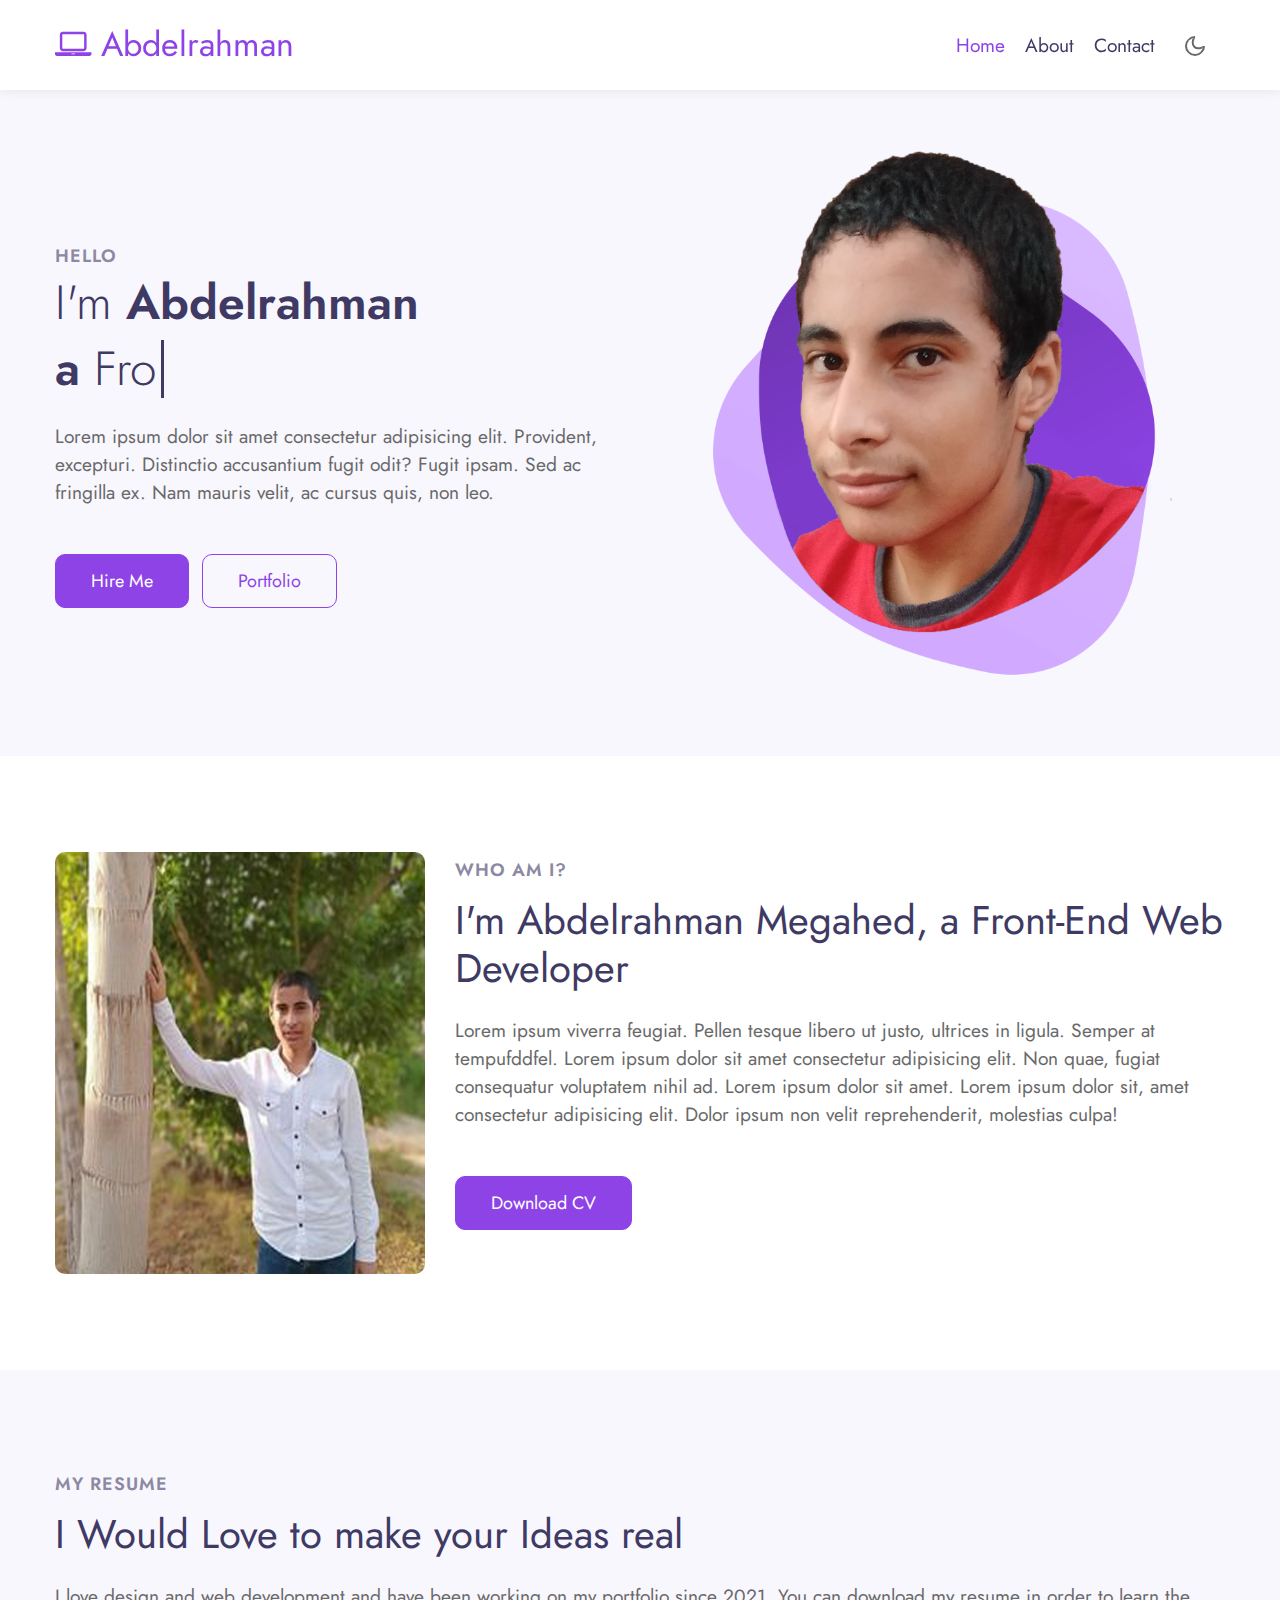
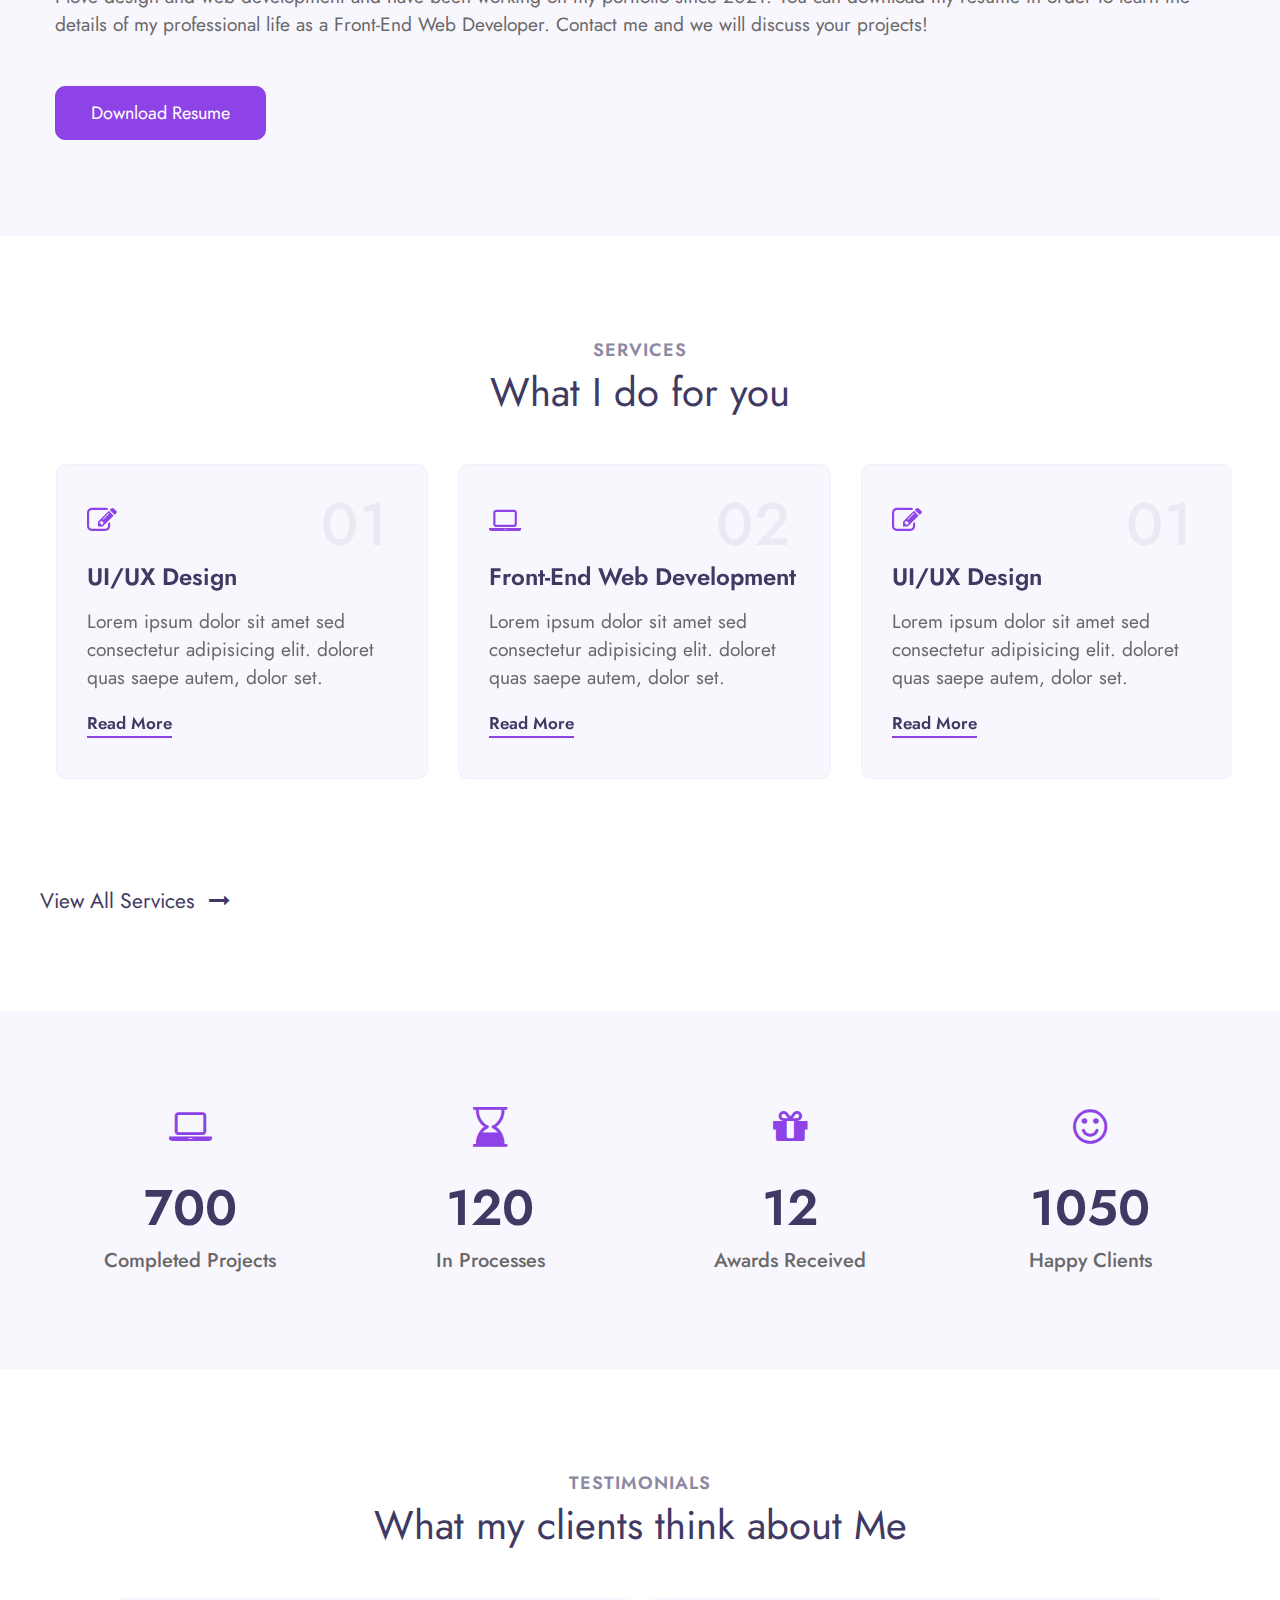
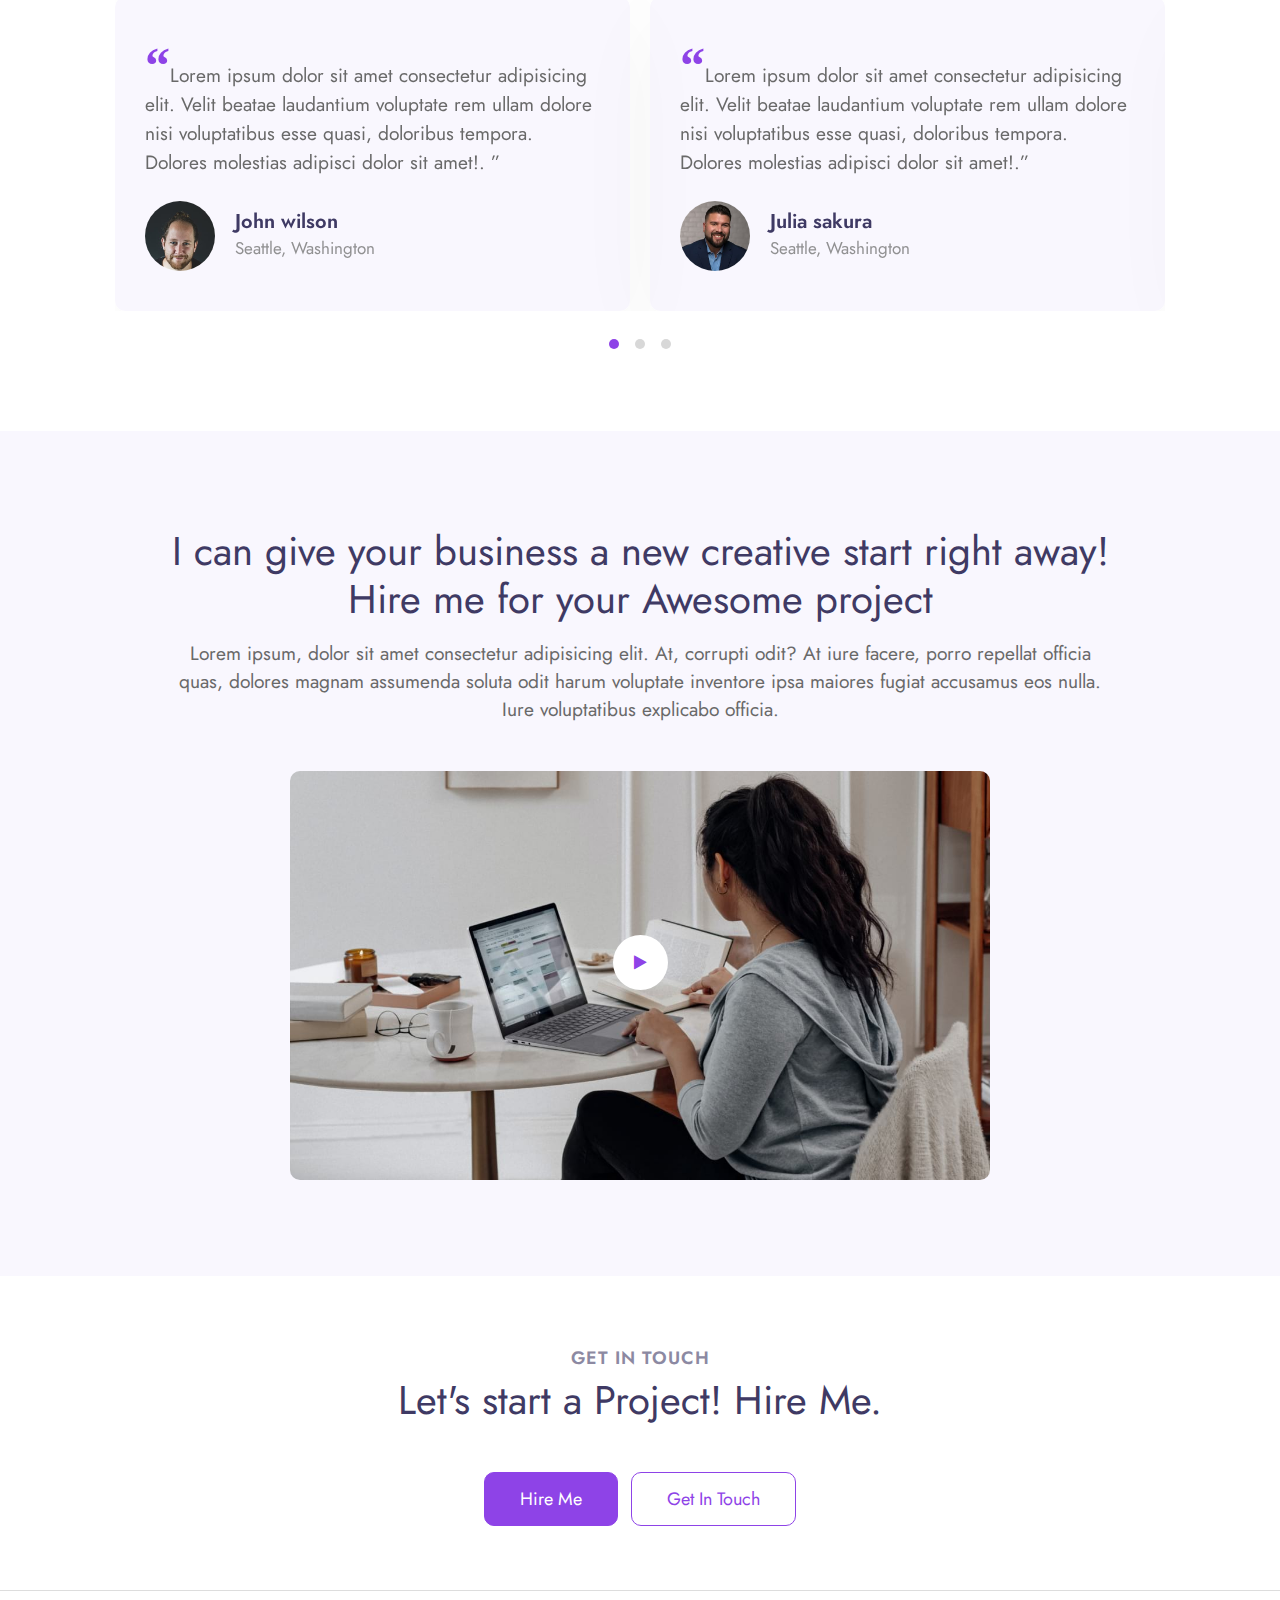
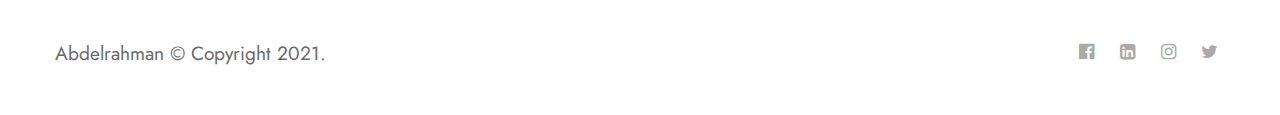
<file: index.html>
<!doctype html>
<html lang="en">

<head>
  <!-- Required meta tags -->
  <meta charset="utf-8">
  <meta name="viewport" content="width=device-width, initial-scale=1, shrink-to-fit=no">

  <title>Abdelrahman Portfolio</title>

  <!-- google fonts -->  
  <link href="//fonts.googleapis.com/css2?family=Jost:wght@300;400;600&display=swap" rel="stylesheet">

  <!-- Template CSS -->
  <link rel="stylesheet" href="assets/css/style-starter.css">
</head>

<body>
<!-- header -->
<header id="site-header" class="fixed-top">
  <div class="container">
      <nav class="navbar navbar-expand-lg stroke">
          <a class="navbar-brand" href="index.html">
              <span class="fa fa-laptop"></span> Abdelrahman
          </a>
          <!-- if logo is image enable this   
      <a class="navbar-brand" href="#index.html">
          <img src="image-path" alt="Your logo" title="Your logo" style="height:35px;" />
      </a> -->
          <button class="navbar-toggler  collapsed bg-gradient" type="button" data-toggle="collapse"
              data-target="#navbarTogglerDemo02" aria-controls="navbarTogglerDemo02" aria-expanded="false"
              aria-label="Toggle navigation">
              <span class="navbar-toggler-icon fa icon-expand fa-bars"></span>
              <span class="navbar-toggler-icon fa icon-close fa-times"></span>
              </span>
          </button>

          <div class="collapse navbar-collapse" id="navbarTogglerDemo02">
              <ul class="navbar-nav ml-auto">
                  <li class="nav-item active">
                      <a class="nav-link" href="index.html">Home <span class="sr-only">(current)</span></a>
                  </li>
                  <li class="nav-item @@about__active">
                      <a class="nav-link" href="about.html">About</a>
                  </li>
                  <li class="nav-item @@contact__active">
                      <a class="nav-link" href="contact.html">Contact</a>
                  </li>
              </ul>
          </div>
          <!-- toggle switch for light and dark theme -->
          <div class="mobile-position">
              <nav class="navigation">
                  <div class="theme-switch-wrapper">
                      <label class="theme-switch" for="checkbox">
                          <input type="checkbox" id="checkbox">
                          <div class="mode-container">
                              <i class="gg-sun"></i>
                              <i class="gg-moon"></i>
                          </div>
                      </label>
                  </div>
              </nav>
          </div>
          <!-- //toggle switch for light and dark theme -->
      </nav>
  </div>
</header>
<!-- //header -->

<!-- banner section -->
<section id="home" class="w3l-banner py-5">
    <div class="container">
        <div class="row align-items-center">
            <div class="col-lg-6 col-sm-12 mt-lg-0 mt-4">
                <span class="title-small">Hello</span>
                <h1 class="mb-2 title"> <span>I'm</span> Abdelrahman </h1>
                <h1 class="mb-4 title"> a <span class="typed-text"></span><span class="cursor">&nbsp</span></h1>
                <p>Lorem ipsum dolor sit amet consectetur adipisicing elit. Provident, excepturi.
                    Distinctio accusantium fugit odit? Fugit ipsam. Sed ac fringilla ex. Nam mauris velit, ac
                    cursus quis, non leo.</p>
                <div class="mt-sm-5 mt-4">
                    <a class="btn btn-primary btn-style mr-2" href="contact.html"> Hire Me </a>
                    <a class="btn btn-outline-primary btn-style mr-2" href="#portfolio"> Portfolio </a>
                </div>
            </div>
            <div class="col-lg-6 col-md-8 col-sm-10 mt-lg-0 mt-4">
                <div class="img-effect text-lg-center">
                    <img src="assets/images/photo.png" alt="myphoto" class="img-fluid">
                </div>
            </div>
        </div>
    </div>
</section>
<!-- //banner section -->

<!-- home page about section -->
<section class="w3l-index3" id="about">
    <div class="midd-w3 py-5">
        <div class="container py-lg-5 py-md-3">
            <div class="row">
                <div class="col-lg-4">
                    <div class="position-relative">
                        <img src="assets/images/myphoto.jpg" alt="" class="radius-image img-fluid">
                    </div>
                </div>
                <div class="col-lg-8 mt-lg-0 mt-5">
                    <h5 class="title-small mb-2">Who am i?</h5>
                    <h3 class="title-big">I'm Abdelrahman Megahed, a Front-End Web Developer</h3>
                    <p class="mt-4">Lorem ipsum viverra feugiat. Pellen tesque libero ut justo,
                        ultrices in ligula. Semper at tempufddfel. Lorem ipsum dolor sit amet consectetur adipisicing
                        elit. Non quae, fugiat consequatur voluptatem nihil ad. Lorem ipsum dolor sit amet. Lorem ipsum
                        dolor sit, amet consectetur adipisicing elit. Dolor ipsum non velit reprehenderit, molestias
                        culpa!</p>
                    <a href="#download" class="btn btn-style btn-primary mt-lg-5 mt-4">Download CV</a>
                </div>
            </div>
        </div>
    </div>
</section>
<!-- //home page about section -->

<!-- home page second section -->
<div class="py-5 w3l-resume">
    <div class="container py-lg-5 py-3">
        <h5 class="title-small mb-2"> My resume</h5>
        <h3 class="title-big mb-4">I Would Love to make your Ideas real </h3>
        <p>I love design and web development and have been working on my portfolio since 2021. You can download my
            resume in order to learn the details of my professional life as a Front-End Web Developer. Contact me and
            we will discuss your projects!</p>
        <div class="mt-5">
            <a href="#download" class="btn btn-style btn-primary">Download resume</a>
        </div>
    </div>
</div>
<!-- //home page second section -->

<!-- home page services section -->
<section class="w3l-services">
    <div class="blog py-5" id="services">
        <div class="container py-lg-5">
            <h5 class="title-small text-center">Services</h5>
            <h3 class="title-big text-center mb-sm-5 mb-4">What I do for you</h3>
            <div class="row">
                <div class="col-md-12 mx-auto pr-2">
                    <div class="owl-two owl-carousel owl-theme">
                        <div class="item">
                            <div class="card">
                                <div class="box-wrap">
                                    <div class="icon">
                                        <span class="fa fa-pencil-square-o"></span>
                                    </div>
                                    <h4 class="number">01</h4>
                                    <h4><a href="#url">UI/UX Design</a></h4>
                                    <p>Lorem ipsum dolor sit amet sed consectetur adipisicing elit.
                                        doloret quas saepe autem, dolor set.</p>
                                    <a href="#read" class="read">Read more</a>
                                </div>
                            </div>
                        </div>

                        <div class="item">
                            <div class="card">
                                <div class="box-wrap">
                                    <div class="icon">
                                      <span class="fa fa-laptop"></span>
                                    </div>
                                    <h4 class="number">02</h4>
                                    <h4><a href="#url">Front-End Web Development</a></h4>
                                    <p>Lorem ipsum dolor sit amet sed consectetur adipisicing elit.
                                      doloret quas saepe autem, dolor set.</p>
                                      <a href="#read" class="read">Read more</a>
                                  </div>
                            </div>
                        </div>
<!-- 
  TODO: edit This thing LULZ
                        <div class="item">
                            <div class="card">
                                <div class="box-wrap">
                                    <div class="icon">
                                      <span class="fa fa-area-chart"></span>
                                    </div>
                                    <h4 class="number">03</h4>
                                    <h4><a href="#url">Research & Analysis</a></h4>
                                    <p>Lorem ipsum dolor sit amet sed consectetur adipisicing elit.
                                      doloret quas saepe autem, dolor set.</p>
                                      <a href="#read" class="read">Read more</a>
                                  </div>
                            </div>
                        </div>

                        <div class="item">
                            <div class="card">
                                <div class="box-wrap">
                                    <div class="icon">
                                        <span class="fa fa-pencil-square-o"></span>
                                    </div>
                                    <h4 class="number">04</h4>
                                    <h4><a href="#url">UI/UX Design</a></h4>
                                    <p>Lorem ipsum dolor sit amet sed consectetur adipisicing elit.
                                        doloret quas saepe autem, dolor set.</p>
                                    <a href="#read" class="read">Read more</a>
                                </div>
                            </div>
                        </div>

                        <div class="item">
                            <div class="card">
                                <div class="box-wrap">
                                    <div class="icon">
                                      <span class="fa fa-laptop"></span>
                                    </div>
                                    <h4 class="number">05</h4>
                                    <h4><a href="#url">Web Development</a></h4>
                                    <p>Lorem ipsum dolor sit amet sed consectetur adipisicing elit.
                                      doloret quas saepe autem, dolor set.</p>
                                      <a href="#read" class="read">Read more</a>
                                  </div>
                            </div>
                        </div>

                        <div class="item">
                            <div class="card">
                                <div class="box-wrap">
                                    <div class="icon">
                                      <span class="fa fa-area-chart"></span>
                                    </div>
                                    <h4 class="number">06</h4>
                                    <h4><a href="#url">Research & Analysis</a></h4>
                                    <p>Lorem ipsum dolor sit amet sed consectetur adipisicing elit.
                                      doloret quas saepe autem, dolor set.</p>
                                      <a href="#read" class="read">Read more</a>
                                  </div>
                            </div>
                        </div>
                    </div>-->
                </div>
            </div>
            <div class="mt-5 text-more">
                <p class="mt-4 pt-3 sample text-center">
                    <a href="services.html">View All Services <span class="pl-2 fa fa-long-arrow-right"></span></a>
                </p>
            </div>
        </div>
    </div>
</section>
<!-- //home page services section -->

<!-- stats -->
<section class="w3l-stats py-lg-5 py-4" id="stats">
    <div class="gallery-inner container py-md-5 py-4">
        <div class="row stats-con">
            <div class="col-sm-3 col-6 stats_info counter_grid">
                <span class="fa fa-laptop"></span>
                <p class="counter">700</p>
                <h4>Completed projects</h4>
            </div>
            <div class="col-sm-3 col-6 stats_info counter_grid1">
                <span class="fa fa-hourglass-end"></span>
                <p class="counter">120</p>
                <h4>In processes</h4>
            </div>
            <div class="col-sm-3 col-6 stats_info counter_grid mt-sm-0 mt-5">
                <span class="fa fa-gift"></span>
                <p class="counter">12</p>
                <h4>Awards Received</h4>
            </div>
            <div class="col-sm-3 col-6 stats_info counter_grid2 mt-sm-0 mt-5">
                <span class="fa fa-smile-o"></span>
                <p class="counter">1050</p>
                <h4>Happy Clients</h4>
            </div>
        </div>
    </div>
</section>
<!-- //stats -->
<!-- testimonials -->
<section class="w3l-clients" id="clients">
    <!-- /grids -->
    <div class="cusrtomer-layout py-5">
        <div class="container py-lg-5 py-md-4">
            <div class="heading text-center mx-auto">
                <h6 class="title-small text-center">Testimonials</h6>
                <h3 class="title-big mb-md-5 mb-4">What my clients think about Me </h3>
            </div>
            <!-- /grids -->
            <div class="testimonial-width">
                <div id="owl-demo1" class="owl-carousel owl-theme mb-4">
                    <div class="item">
                        <div class="testimonial-content">
                            <div class="testimonial">
                                <blockquote>
                                    <q>Lorem ipsum dolor sit amet consectetur adipisicing elit. Velit beatae laudantium
                                        voluptate rem ullam dolore nisi voluptatibus esse quasi, doloribus tempora.
                                        Dolores molestias adipisci dolor sit amet!.
                                      
                                      </q>
                                </blockquote>
                                <div class="testi-des">
                                    <div class="test-img"><img src="assets/images/team1.jpg" class="img-fluid" alt="client-img">
                                    </div>
                                    <div class="peopl align-self">
                                        <h3>John wilson</h3>
                                        <p class="indentity">Seattle, Washington</p>
                                    </div>
                                </div>
                            </div>
                        </div>
                    </div>
                    <div class="item">
                        <div class="testimonial-content">
                            <div class="testimonial">
                                <blockquote>
                                    <q>Lorem ipsum dolor sit amet consectetur adipisicing elit. Velit beatae laudantium
                                        voluptate rem ullam dolore nisi voluptatibus esse quasi, doloribus tempora.
                                        Dolores molestias adipisci dolor sit amet!.</q>
                                </blockquote>
                                <div class="testi-des">
                                    <div class="test-img"><img src="assets/images/team2.jpg" class="img-fluid" alt="client-img">
                                    </div>
                                    <div class="peopl align-self">
                                        <h3>Julia sakura</h3>
                                        <p class="indentity">Seattle, Washington</p>
                                    </div>
                                </div>
                            </div>
                        </div>
                    </div>
                    <div class="item">
                        <div class="testimonial-content">
                            <div class="testimonial">
                                <blockquote>
                                    <q>Lorem ipsum dolor sit amet consectetur adipisicing elit. Velit beatae laudantium
                                        voluptate rem ullam dolore nisi voluptatibus esse quasi, doloribus tempora.
                                        Dolores molestias adipisci dolor sit amet!.</q>
                                </blockquote>
                                <div class="testi-des">
                                    <div class="test-img"><img src="assets/images/team3.jpg" class="img-fluid" alt="client-img">
                                    </div>
                                    <div class="peopl align-self">
                                        <h3>Roy Linderson</h3>
                                        <p class="indentity">Seattle, Washington</p>
                                    </div>
                                </div>
                            </div>
                        </div>
                    </div>
                    <div class="item">
                        <div class="testimonial-content">
                            <div class="testimonial">
                                <blockquote>
                                    <q>Lorem ipsum dolor sit amet consectetur adipisicing elit. Velit beatae laudantium
                                        voluptate rem ullam dolore nisi voluptatibus esse quasi, doloribus tempora.
                                        Dolores molestias adipisci dolor sit amet!.</q>
                                </blockquote>
                                <div class="testi-des">
                                    <div class="test-img"><img src="assets/images/team4.jpg" class="img-fluid" alt="client-img">
                                    </div>
                                    <div class="peopl align-self">
                                        <h3>Mike Thyson</h3>
                                        <p class="indentity">Seattle, Washington</p>
                                    </div>
                                </div>
                            </div>
                        </div>
                    </div>
                    <div class="item">
                        <div class="testimonial-content">
                            <div class="testimonial">
                                <blockquote>
                                    <q>Lorem ipsum dolor sit amet consectetur adipisicing elit. Velit beatae laudantium
                                        voluptate rem ullam dolore nisi voluptatibus esse quasi, doloribus tempora.
                                        Dolores molestias adipisci dolor sit amet!.</q>
                                </blockquote>
                                <div class="testi-des">
                                    <div class="test-img"><img src="assets/images/team2.jpg" class="img-fluid" alt="client-img">
                                    </div>
                                    <div class="peopl align-self">
                                        <h3>Laura gill</h3>
                                        <p class="indentity">Seattle, Washington</p>
                                    </div>
                                </div>
                            </div>
                        </div>
                    </div>
                    <div class="item">
                        <div class="testimonial-content">
                            <div class="testimonial">
                                <blockquote>
                                    <q>Lorem ipsum dolor sit amet consectetur adipisicing elit. Velit beatae laudantium
                                        voluptate rem ullam dolore nisi voluptatibus esse quasi, doloribus tempora.
                                        Dolores molestias adipisci dolor sit amet!.</q>
                                </blockquote>
                                <div class="testi-des">
                                    <div class="test-img"><img src="assets/images/team3.jpg" class="img-fluid" alt="client-img">
                                    </div>
                                    <div class="peopl align-self">
                                        <h3>Smith Johnson</h3>
                                        <p class="indentity">Seattle, Washington</p>
                                    </div>
                                </div>
                            </div>
                        </div>
                    </div>
                </div>
            </div>
        </div>
        <!-- /grids -->
    </div>
    <!-- //grids -->
</section>
<!-- //testimonials -->

<!-- home page video popup section -->
<section class="w3l-index5" id="about">
    <div class="new-block py-5">
        <div class="container py-lg-5">
            <div class="middle-section text-center">
                <div class="section-width">
                    <h3 class="title-big">I can give your business a new creative start right away! Hire me for your
                        Awesome project</h3>
                    <p class="mt-3">Lorem ipsum, dolor sit amet consectetur adipisicing elit. At, corrupti odit? At iure
                        facere,
                        porro repellat officia quas, dolores magnam assumenda soluta odit
                        harum
                        voluptate inventore ipsa maiores fugiat accusamus eos nulla. Iure voluptatibus explicabo
                        officia.</p>
                </div>
                <div class="history-info mt-5">
                    <div class="position-relative">
                        <img src="assets/images/bg.jpg" class="img-fluid radius-image video-popup-image"
                            alt="video-popup">

                        <a href="#small-dialog" class="popup-with-zoom-anim play-view text-center position-absolute">
                            <span class="video-play-icon">
                                <span class="fa fa-play"></span>
                            </span>
                        </a>

                        <!-- dialog itself, mfp-hide class is required to make dialog hidden -->
                        <div id="small-dialog" class="zoom-anim-dialog mfp-hide">
                            <iframe src="https://www.youtube.com/embed/Cu2VnoRcxKM" allowfullscreen></iframe>
                        </div>
                    </div>
                </div>

                <!-- dialog itself, mfp-hide class is required to make dialog hidden -->
                <div id="small-dialog" class="zoom-anim-dialog mfp-hide">
                    <iframe src="https://www.youtube.com/embed/Z_KspIX1oXU" allowfullscreen></iframe>
                </div>
            </div>
        </div>
    </div>
</section>
<!-- //home page video popup section -->

 <!-- freelance hire me -->
 <section class="w3l-grid-quote text-center py-5">
   <div class="container py-3">
     <h6 class="title-small">Get in touch</h6>
     <h3 class="title-big mb-md-5 mb-4">Let's start a Project! Hire Me.</h3>
     <a href="contact.html" class="btn btn-style btn-primary mr-2">Hire Me </a>
     <a href="contact.html" class="btn btn-style btn-outline-primary">Get in touch</a>
   </div>
 </section>
 <!-- //freelance hire me -->
 
<!-- Footer -->
<section class="w3l-footer py-sm-5 py-4">
  <div class="container">
    <div class="footer-content">
      <div class="row">
        <div class="col-lg-8 footer-left">
          <p class="m-0">Abdelrahman © Copyright 2021.</p>
        </div>
        <div class="col-lg-4 footer-right text-lg-right text-center mt-lg-0 mt-3">
          <ul class="social m-0 p-0">
            <li><a href="#facebook"><span class="fa fa-facebook-official"></span></a></li>
            <li><a href="#linkedin"><span class="fa fa-linkedin-square"></span></a></li>
            <li><a href="#instagram"><span class="fa fa-instagram"></span></a></li>
            <li><a href="#twitter"><span class="fa fa-twitter"></span></a></li>
          </ul>
        </div>
      </div>
    </div>
  </div>

  <!-- move top -->
  <button onclick="topFunction()" id="movetop" title="Go to top">
    <span class="fa fa-angle-up"></span>
  </button>
  <script>
    // When the user scrolls down 20px from the top of the document, show the button
    window.onscroll = function () {
      scrollFunction()
    };

    function scrollFunction() {
      if (document.body.scrollTop > 20 || document.documentElement.scrollTop > 20) {
        document.getElementById("movetop").style.display = "block";
      } else {
        document.getElementById("movetop").style.display = "none";
      }
    }

    // When the user clicks on the button, scroll to the top of the document
    function topFunction() {
      document.body.scrollTop = 0;
      document.documentElement.scrollTop = 0;
    }
  </script>
  <!-- /move top -->
</section>
<!-- //Footer -->

<!-- all js scripts and files here -->

<script src="assets/js/theme-change.js"></script><!-- theme switch js (light and dark)-->

<script src="assets/js/jquery-3.3.1.min.js"></script><!-- default jQuery -->

<!-- /typig-text-->
<script>
  const typedTextSpan = document.querySelector(".typed-text");
  const cursorSpan = document.querySelector(".cursor");

  const textArray = ["Front-End Web Developer", "Freelancer", "Student"];
  const typingDelay = 200;
  const erasingDelay = 10;
  const newTextDelay = 100; // Delay between current and next text
  let textArrayIndex = 0;
  let charIndex = 0;

  function type() {
    if (charIndex < textArray[textArrayIndex].length) {
      if (!cursorSpan.classList.contains("typing")) cursorSpan.classList.add("typing");
      typedTextSpan.textContent += textArray[textArrayIndex].charAt(charIndex);
      charIndex++;
      setTimeout(type, typingDelay);
    } else {
      cursorSpan.classList.remove("typing");
      setTimeout(erase, newTextDelay);
    }
  }

  function erase() {
    if (charIndex > 0) {
      // add class 'typing' if there's none
      if (!cursorSpan.classList.contains("typing")) {
        cursorSpan.classList.add("typing");
      }
      typedTextSpan.textContent = textArray[textArrayIndex].substring(0, 0);
      charIndex--;
      setTimeout(erase, erasingDelay);
    } else {
      cursorSpan.classList.remove("typing");
      textArrayIndex++;
      if (textArrayIndex >= textArray.length) textArrayIndex = 0;
      setTimeout(type, typingDelay);
    }
  }

  document.addEventListener("DOMContentLoaded", function () { // On DOM Load initiate the effect
    if (textArray.length) setTimeout(type, newTextDelay + 250);
  });
</script>
<!-- //typig-text-->

<!-- services owlcarousel -->
<script src="assets/js/owl.carousel.js"></script>

<!-- script for services -->
<script>
  $(document).ready(function () {
    $('.owl-two').owlCarousel({
      loop: true,
      margin: 30,
      nav: false,
      responsiveClass: true,
      autoplay: false,
      autoplayTimeout: 5000,
      autoplaySpeed: 1000,
      autoplayHoverPause: false,
      responsive: {
        0: {
          items: 1,
          nav: false
        },
        480: {
          items: 1,
          nav: false
        },
        700: {
          items: 1,
          nav: false
        },
        1090: {
          items: 3,
          nav: false
        }
      }
    })
  })
</script>
<!-- //script for services -->

<!-- script for tesimonials carousel slider -->
<script>
  $(document).ready(function () {
    $("#owl-demo1").owlCarousel({
      loop: true,
      margin: 20,
      nav: false,
      responsiveClass: true,
      responsive: {
        0: {
          items: 1,
          nav: false
        },
        736: {
          items: 1,
          nav: false
        },
        1000: {
          items: 2,
          nav: false,
          loop: false
        }
      }
    })
  })
</script>
<!-- //script for tesimonials carousel slider -->

<!-- video popup -->
<script src="assets/js/jquery.magnific-popup.min.js"></script>
<script>
  $(document).ready(function () {
    $('.popup-with-zoom-anim').magnificPopup({
      type: 'inline',

      fixedContentPos: false,
      fixedBgPos: true,

      overflowY: 'auto',

      closeBtnInside: true,
      preloader: false,

      midClick: true,
      removalDelay: 300,
      mainClass: 'my-mfp-zoom-in'
    });

    $('.popup-with-move-anim').magnificPopup({
      type: 'inline',

      fixedContentPos: false,
      fixedBgPos: true,

      overflowY: 'auto',

      closeBtnInside: true,
      preloader: false,

      midClick: true,
      removalDelay: 300,
      mainClass: 'my-mfp-slide-bottom'
    });
  });
</script>
<!-- //video popup -->

<!-- stats number counter-->
<script src="assets/js/jquery.waypoints.min.js"></script>
<script src="assets/js/jquery.countup.js"></script>
<script>
  $('.counter').countUp();
</script>
<!-- //stats number counter -->

<!-- disable body scroll which navbar is in active -->
<script>
  $(function () {
    $('.navbar-toggler').click(function () {
      $('body').toggleClass('noscroll');
    })
  });
</script>
<!-- disable body scroll which navbar is in active -->

<!--/MENU-JS-->
<script>
  $(window).on("scroll", function () {
    var scroll = $(window).scrollTop();

    if (scroll >= 80) {
      $("#site-header").addClass("nav-fixed");
    } else {
      $("#site-header").removeClass("nav-fixed");
    }
  });

  //Main navigation Active Class Add Remove
  $(".navbar-toggler").on("click", function () {
    $("header").toggleClass("active");
  });
  $(document).on("ready", function () {
    if ($(window).width() > 991) {
      $("header").removeClass("active");
    }
    $(window).on("resize", function () {
      if ($(window).width() > 991) {
        $("header").removeClass("active");
      }
    });
  });
</script>
<!--//MENU-JS-->

<!-- bootstrap js -->
<script src="assets/js/bootstrap.min.js"></script>

</body>

</html>
</file>
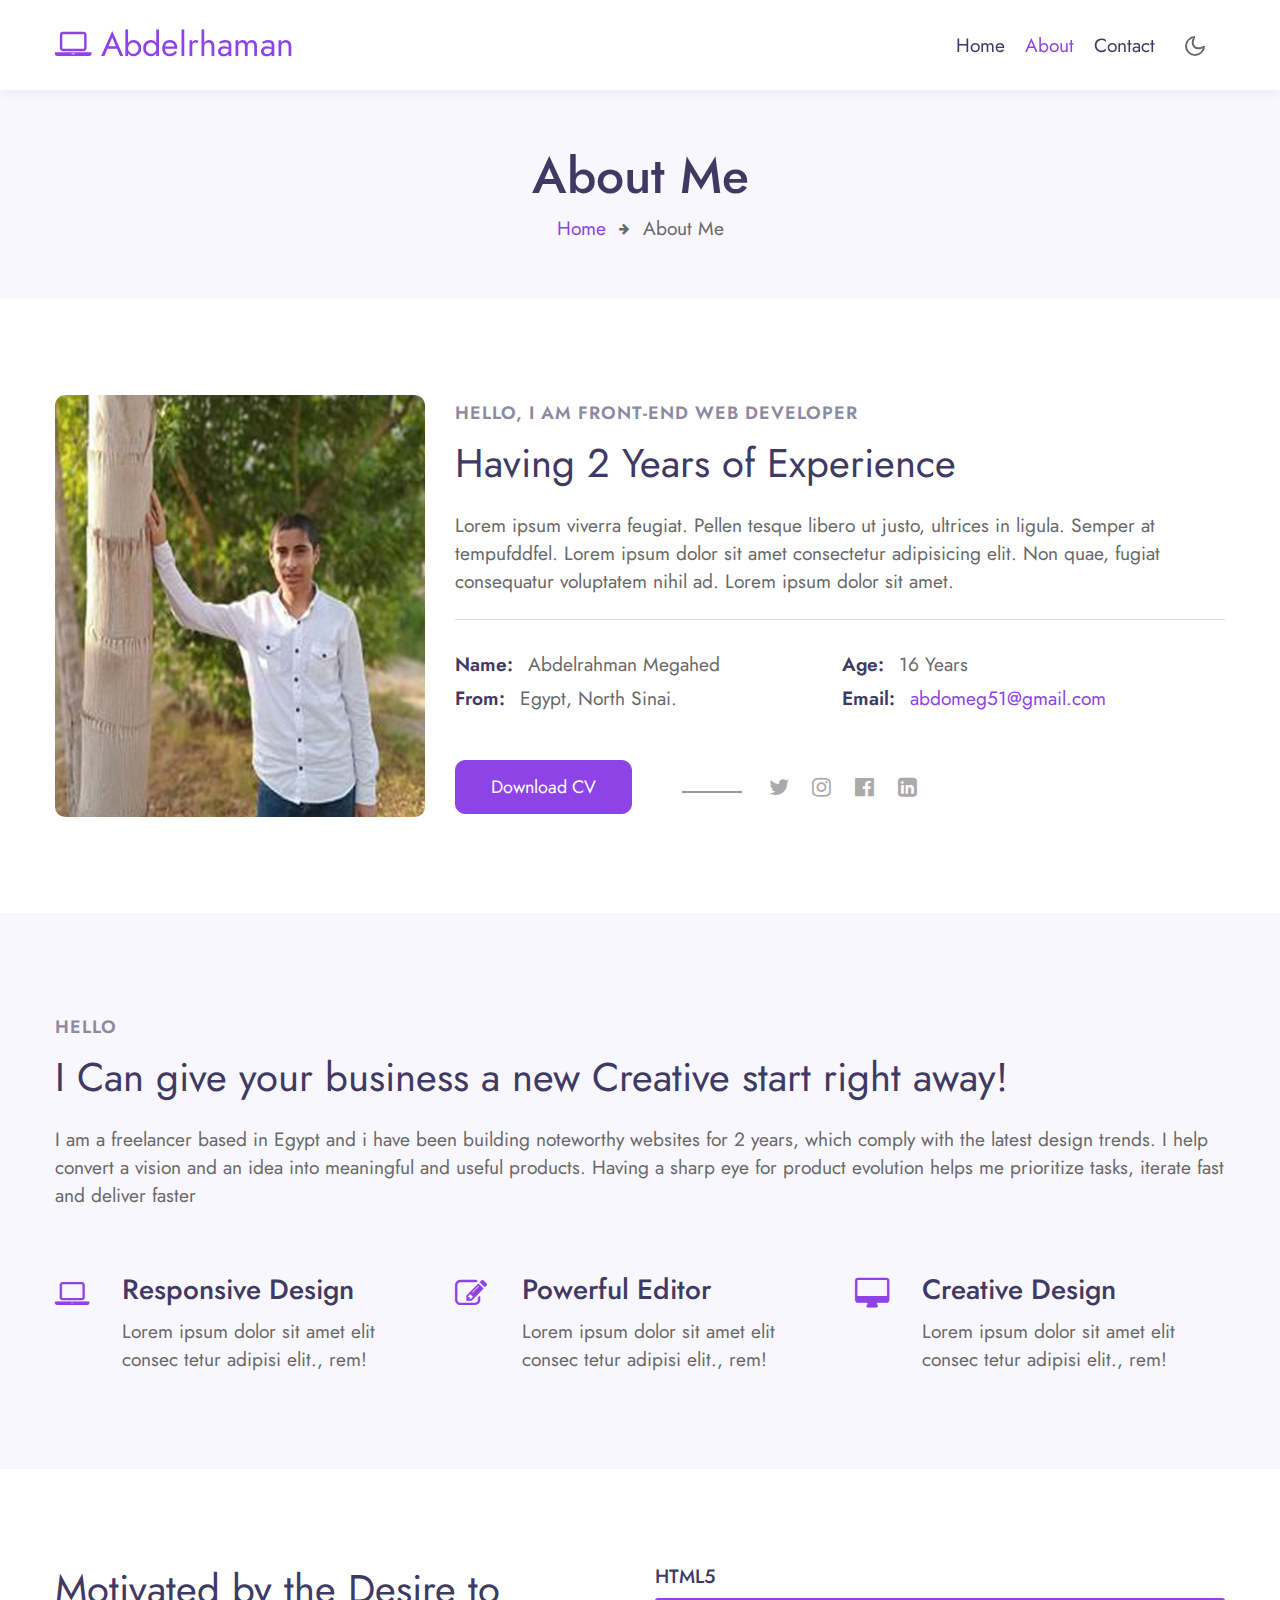
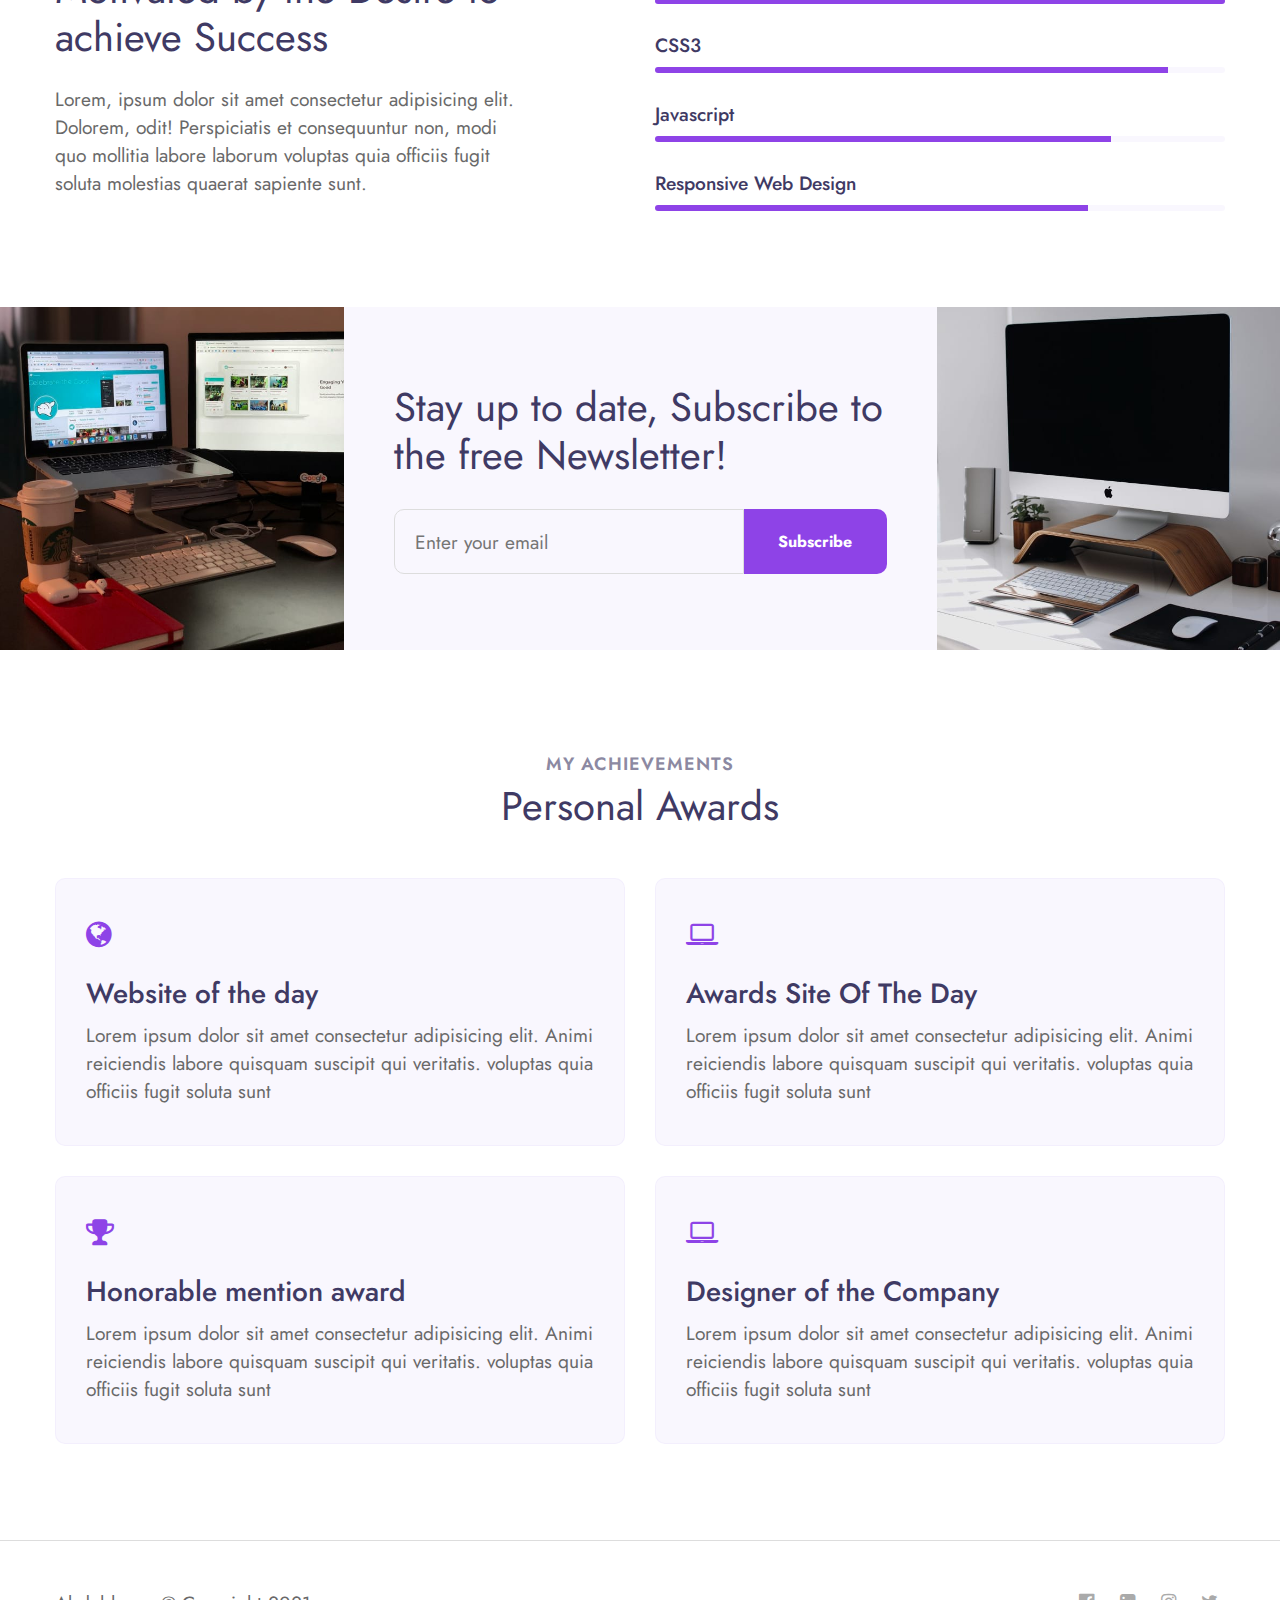
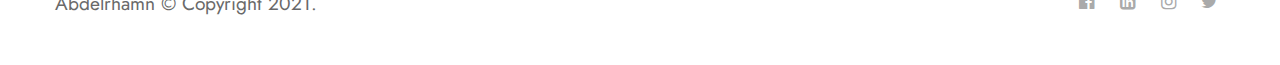
<file: about.html>
<!doctype html>
<html lang="en">

<head>
  <!-- Required meta tags -->
  <meta charset="utf-8">
  <meta name="viewport" content="width=device-width, initial-scale=1, shrink-to-fit=no">

  <title>Abdelrahman Portfolio</title>

  <!-- google fonts -->  
  <link href="//fonts.googleapis.com/css2?family=Jost:wght@300;400;600&display=swap" rel="stylesheet">

  <!-- Template CSS -->
  <link rel="stylesheet" href="assets/css/style-starter.css">
  <link rel="shortcut icon" href="favicon.ico" type="image/x-icon">
</head>

<body>
<!-- header -->
<header id="site-header" class="fixed-top">
  <div class="container">
      <nav class="navbar navbar-expand-lg stroke">
          <a class="navbar-brand" href="index.html">
              <span class="fa fa-laptop"></span> Abdelrhaman
          </a>
          <!-- if logo is image enable this   
      <a class="navbar-brand" href="#index.html">
          <img src="image-path" alt="Your logo" title="Your logo" style="height:35px;" />
      </a> -->
          <button class="navbar-toggler  collapsed bg-gradient" type="button" data-toggle="collapse"
              data-target="#navbarTogglerDemo02" aria-controls="navbarTogglerDemo02" aria-expanded="false"
              aria-label="Toggle navigation">
              <span class="navbar-toggler-icon fa icon-expand fa-bars"></span>
              <span class="navbar-toggler-icon fa icon-close fa-times"></span>
              </span>
          </button>

          <div class="collapse navbar-collapse" id="navbarTogglerDemo02">
              <ul class="navbar-nav ml-auto">
                  <li class="nav-item @@home__active">
                      <a class="nav-link" href="index.html">Home <span class="sr-only">(current)</span></a>
                  </li>
                  <li class="nav-item active">
                      <a class="nav-link" href="about.html">About</a>
                  </li>
                  <li class="nav-item @@contact__active">
                      <a class="nav-link" href="contact.html">Contact</a>
                  </li>
              </ul>
          </div>
          <!-- toggle switch for light and dark theme -->
          <div class="mobile-position">
              <nav class="navigation">
                  <div class="theme-switch-wrapper">
                      <label class="theme-switch" for="checkbox">
                          <input type="checkbox" id="checkbox">
                          <div class="mode-container">
                              <i class="gg-sun"></i>
                              <i class="gg-moon"></i>
                          </div>
                      </label>
                  </div>
              </nav>
          </div>
          <!-- //toggle switch for light and dark theme -->
      </nav>
  </div>
</header>
<!-- //header -->

<!-- about breadcrumb -->
<section class="w3l-about-breadcrumb text-center">
    <div class="breadcrumb-bg breadcrumb-bg-about py-sm-5 py-4">
        <div class="container py-2">
            <h2 class="title">About Me</h2>
            <ul class="breadcrumbs-custom-path mt-2">
                <li><a href="#url">Home</a></li>
                <li class="active"><span class="fa fa-arrow-right mx-2" aria-hidden="true"></span> About Me </li>
            </ul>
        </div>
    </div>
</section>
<!-- //about breadcrumb -->

<!-- about page about section -->
<section class="w3l-aboutblock1" id="about">
    <div class="midd-w3 py-5">
        <div class="container py-lg-5 py-md-3">
            <div class="row">
                <div class="col-lg-4">
                    <div class="position-relative">
                        <img src="assets/images/myphoto1.jpg" alt="" class="radius-image img-fluid">
                    </div>
                </div>
                <div class="col-lg-8 mt-lg-0 mt-5">
                    <h5 class="title-small mb-2">Hello, I am Front-End Web Developer</h5>
                    <h3 class="title-big">Having 2 Years of Experience</h3>
                    <p class="mt-4">Lorem ipsum viverra feugiat. Pellen tesque libero ut justo,
                        ultrices in ligula. Semper at tempufddfel. Lorem ipsum dolor sit amet consectetur adipisicing
                        elit. Non quae, fugiat consequatur voluptatem nihil ad. Lorem ipsum dolor sit amet.</p>
                    <div class="my-info mt-4">
                        <div class="single-info"><span>Name:</span>
                            <p>Abdelrahman Megahed</p>
                        </div>
                        <div class="single-info"><span>Age:</span>
                            <p>16 Years</p>
                        </div>
                        <div class="single-info"><span>From:</span>
                            <p>Egypt, North Sinai.</p>
                        </div>
                        <div class="single-info"><span>Email:</span>
                            <p><a href="mailto:abdomeg51@gmail.com">abdomeg51@gmail.com</a></p>
                        </div>
                    </div>
                    <div class="my-social mt-lg-5 mt-4">
                        <a href="#download" class="btn btn-style btn-primary">Download CV</a>
                        <ul class="social m-0 p-0">
                            <li><a href="#twitter"><span class="fa fa-twitter"></span></a></li>
                            <li><a href="#instagram"><span class="fa fa-instagram"></span></a></li>
                            <li><a href="#facebook"><span class="fa fa-facebook-official"></span></a></li>
                            <li><a href="#linkedin"><span class="fa fa-linkedin-square"></span></a></li>
                          </ul>
                    </div>
                </div>
            </div>
        </div>
    </div>
</section>
<!-- //about page about section -->

<!-- about page second section -->
<div class="py-5 w3l-resume">
    <div class="container py-lg-5 py-3">
        <h5 class="title-small mb-2"> Hello</h5>
        <h3 class="title-big mb-4">I Can give your business a new Creative start right away! </h3>
        <p>I am a freelancer based in Egypt and i have been building noteworthy websites
            for 2 years, which comply with the latest design trends. I help convert a vision and an idea into meaningful
            and useful products. Having a sharp eye for product evolution helps me prioritize tasks, iterate fast and
            deliver faster</p>
        <div class="row features-w3pvt-main mt-5 pt-md-3" id="features">
            <div class="col-lg-4 col-md-6 feature-gird">
                <div class="row features-hny-inner-gd">
                    <div class="col-md-2 col-2 featured_grid_left">
                        <div class="icon_left_grid">
                            <span class="fa fa-laptop" aria-hidden="true"></span>
                        </div>
                    </div>
                    <div class="col-md-10 col-10 featured_grid_right_info">
                        <h4><a class="link-hny" href="#url">Responsive Design </a></h4>
                        <p>Lorem ipsum dolor sit amet elit consec tetur adipisi elit., rem!</p>
                    </div>
                </div>
            </div>
            <div class="col-lg-4 col-md-6 feature-gird mt-md-0 mt-4">
                <div class="row features-hny-inner-gd">
                    <div class="col-md-2 col-2 featured_grid_left">
                        <div class="icon_left_grid">
                            <span class="fa fa-pencil-square-o" aria-hidden="true"></span>
                        </div>
                    </div>
                    <div class="col-md-10 col-10 featured_grid_right_info">
                        <h4><a class="link-hny" href="#url">Powerful Editor </a></h4>
                        <p>Lorem ipsum dolor sit amet elit consec tetur adipisi elit., rem!</p>
                    </div>
                </div>
            </div>
            <div class="col-lg-4 col-md-6 feature-gird mt-lg-0 mt-md-5 mt-4">
                <div class="row features-hny-inner-gd">
                    <div class="col-md-2 col-2 featured_grid_left">
                        <div class="icon_left_grid">
                            <span class="fa fa-desktop" aria-hidden="true"></span>
                        </div>
                    </div>
                    <div class="col-md-10 col-10 featured_grid_right_info">
                        <h4><a class="link-hny" href="#url">Creative Design </a></h4>
                        <p>Lorem ipsum dolor sit amet elit consec tetur adipisi elit., rem!</p>
                    </div>
                </div>
            </div>

        </div>
    </div>
</div>
<!-- //about page about section -->

<!-- about page third section -->
<section class="w3l-content-6 py-5">
    <div class="content-6-mian py-lg-5 py-md-4">
        <div class="container">
            <div class="content-info-in row">
                <div class="content-gd col-lg-5">
                    <h3 class="title-big mb-4">Motivated by the Desire to achieve Success</h3>
                    <p>Lorem, ipsum dolor sit amet consectetur adipisicing elit. Dolorem, odit! Perspiciatis et
                        consequuntur non, modi quo mollitia labore laborum voluptas quia officiis fugit soluta molestias
                        quaerat sapiente sunt.
                    </p>
                </div>
                <div class="content-gd col-lg-6 offset-lg-1">
                    <div class="progress-info">
                        <h6 class="progress-tittle">HTML5</h6>
                        <div class="progress">
                            <div class="progress-bar progress-bar-striped" role="progressbar" style="width: 100%"
                                aria-valuenow="80" aria-valuemin="0" aria-valuemax="100">
                            </div>
                        </div>
                    </div>
                    <div class="progress-info">
                        <h6 class="progress-tittle">CSS3
                        </h6>
                        <div class="progress">
                            <div class="progress-bar progress-bar-striped" role="progressbar" style="width: 90%"
                                aria-valuenow="95" aria-valuemin="0" aria-valuemax="100">
                            </div>
                        </div>
                    </div>
                    <div class="progress-info">
                        <h6 class="progress-tittle">Javascript</h6>
                        <div class="progress">
                            <div class="progress-bar progress-bar-striped" role="progressbar" style="width: 80%"
                                aria-valuenow="55" aria-valuemin="0" aria-valuemax="100">
                            </div>
                        </div>
                    </div>
                    <div class="progress-info mb-0">
                        <h6 class="progress-tittle">Responsive Web Design</h6>
                        <div class="progress">
                            <div class="progress-bar progress-bar-striped" role="progressbar" style="width: 76%"
                                aria-valuenow="80" aria-valuemin="0" aria-valuemax="100">
                            </div>
                        </div>
                    </div>
                </div>
            </div>
        </div>
    </div>
</section>
<!-- about page third section -->

<!-- subscribe block -->
<div class="abouthy-img-grids">
    <div class="img-one">
        <img src="assets/images/g5.jpg" alt=" " class="img-fluid">
    </div>
    <div class="img-one content-mid">
        <h3 class="title-big"> Stay up to date, Subscribe to the free Newsletter! </h3>
        <form action="#url" method="GET" class="subscribe-form">
            <input type="email" name="email" placeholder="Enter your email" required>
            <button type="submit" class="btn">Subscribe</button>
          </form>

    </div>
    <div class="img-one">
        <img src="assets/images/g3.jpg" alt=" " class="img-fluid">
    </div>
</div>
<!-- //subscribe block -->

<!-- achievements block -->
<section class="w3l-services">
    <div class="w3l-achievements py-5" id="services">
        <div class="container py-lg-5">
            <h5 class="title-small text-center">My achievements</h5>
            <h3 class="title-big text-center mb-sm-5 mb-4">Personal Awards</h3>
            <div class="row">
                <div class="col-lg-6 item">
                    <div class="card">
                        <div class="box-wrap">
                            <div class="icon">
                                <span class="fa fa-globe"></span>
                            </div>
                            <h4><a href="#url">Website of the day</a></h4>
                            <p>Lorem ipsum dolor sit amet consectetur adipisicing elit. Animi reiciendis labore quisquam
                                suscipit qui veritatis. voluptas quia officiis fugit soluta sunt</p>
                        </div>
                    </div>
                </div>

                <div class="col-lg-6 item">
                    <div class="card">
                        <div class="box-wrap">
                            <div class="icon">
                                <span class="fa fa-laptop"></span>
                            </div>
                            <h4><a href="#url"> Awards Site Of The Day</a></h4>
                            <p>Lorem ipsum dolor sit amet consectetur adipisicing elit. Animi reiciendis labore quisquam
                                suscipit qui veritatis. voluptas quia officiis fugit soluta sunt</p>
                        </div>
                    </div>
                </div>

                <div class="col-lg-6 item">
                    <div class="card">
                        <div class="box-wrap mb-lg-0">
                            <div class="icon">
                                <span class="fa fa-trophy"></span>
                            </div>
                            <h4><a href="#url">Honorable mention award</a></h4>
                            <p>Lorem ipsum dolor sit amet consectetur adipisicing elit. Animi reiciendis labore quisquam
                                suscipit qui veritatis. voluptas quia officiis fugit soluta sunt</p>
                        </div>
                    </div>
                </div>

                <div class="col-lg-6 item">
                    <div class="card">
                        <div class="box-wrap mb-0">
                            <div class="icon">
                                <span class="fa fa-laptop"></span>
                            </div>
                            <h4><a href="#url">Designer of the Company</a></h4>
                            <p>Lorem ipsum dolor sit amet consectetur adipisicing elit. Animi reiciendis labore quisquam
                                suscipit qui veritatis. voluptas quia officiis fugit soluta sunt</p>
                        </div>
                    </div>
                </div>

            </div>
        </div>
    </div>
</section>
<!-- //achievements block -->

<!-- Footer -->
<section class="w3l-footer py-sm-5 py-4">
  <div class="container">
    <div class="footer-content">
      <div class="row">
        <div class="col-lg-8 footer-left">
          <p class="m-0">Abdelrhamn © Copyright 2021.</p>
        </div>
        <div class="col-lg-4 footer-right text-lg-right text-center mt-lg-0 mt-3">
          <ul class="social m-0 p-0">
            <li><a href="#facebook"><span class="fa fa-facebook-official"></span></a></li>
            <li><a href="#linkedin"><span class="fa fa-linkedin-square"></span></a></li>
            <li><a href="#instagram"><span class="fa fa-instagram"></span></a></li>
            <li><a href="#twitter"><span class="fa fa-twitter"></span></a></li>
          </ul>
        </div>
      </div>
    </div>
  </div>

  <!-- move top -->
  <button onclick="topFunction()" id="movetop" title="Go to top">
    <span class="fa fa-angle-up"></span>
  </button>
  <script>
    // When the user scrolls down 20px from the top of the document, show the button
    window.onscroll = function () {
      scrollFunction()
    };

    function scrollFunction() {
      if (document.body.scrollTop > 20 || document.documentElement.scrollTop > 20) {
        document.getElementById("movetop").style.display = "block";
      } else {
        document.getElementById("movetop").style.display = "none";
      }
    }

    // When the user clicks on the button, scroll to the top of the document
    function topFunction() {
      document.body.scrollTop = 0;
      document.documentElement.scrollTop = 0;
    }
  </script>
  <!-- /move top -->
</section>
<!-- //Footer -->

<!-- all js scripts and files here -->

<script src="assets/js/theme-change.js"></script><!-- theme switch js (light and dark)-->

<script src="assets/js/jquery-3.3.1.min.js"></script><!-- default jQuery -->

<!-- /typig-text-->
<script>
  const typedTextSpan = document.querySelector(".typed-text");
  const cursorSpan = document.querySelector(".cursor");

  const textArray = ["UI/UX Designer", "Freelancer", "Web developer"];
  const typingDelay = 200;
  const erasingDelay = 10;
  const newTextDelay = 100; // Delay between current and next text
  let textArrayIndex = 0;
  let charIndex = 0;

  function type() {
    if (charIndex < textArray[textArrayIndex].length) {
      if (!cursorSpan.classList.contains("typing")) cursorSpan.classList.add("typing");
      typedTextSpan.textContent += textArray[textArrayIndex].charAt(charIndex);
      charIndex++;
      setTimeout(type, typingDelay);
    } else {
      cursorSpan.classList.remove("typing");
      setTimeout(erase, newTextDelay);
    }
  }

  function erase() {
    if (charIndex > 0) {
      // add class 'typing' if there's none
      if (!cursorSpan.classList.contains("typing")) {
        cursorSpan.classList.add("typing");
      }
      typedTextSpan.textContent = textArray[textArrayIndex].substring(0, 0);
      charIndex--;
      setTimeout(erase, erasingDelay);
    } else {
      cursorSpan.classList.remove("typing");
      textArrayIndex++;
      if (textArrayIndex >= textArray.length) textArrayIndex = 0;
      setTimeout(type, typingDelay);
    }
  }

  document.addEventListener("DOMContentLoaded", function () { // On DOM Load initiate the effect
    if (textArray.length) setTimeout(type, newTextDelay + 250);
  });
</script>
<!-- //typig-text-->

<!-- services owlcarousel -->
<script src="assets/js/owl.carousel.js"></script>

<!-- script for services -->
<script>
  $(document).ready(function () {
    $('.owl-two').owlCarousel({
      loop: true,
      margin: 30,
      nav: false,
      responsiveClass: true,
      autoplay: false,
      autoplayTimeout: 5000,
      autoplaySpeed: 1000,
      autoplayHoverPause: false,
      responsive: {
        0: {
          items: 1,
          nav: false
        },
        480: {
          items: 1,
          nav: false
        },
        700: {
          items: 1,
          nav: false
        },
        1090: {
          items: 3,
          nav: false
        }
      }
    })
  })
</script>
<!-- //script for services -->

<!-- script for tesimonials carousel slider -->
<script>
  $(document).ready(function () {
    $("#owl-demo1").owlCarousel({
      loop: true,
      margin: 20,
      nav: false,
      responsiveClass: true,
      responsive: {
        0: {
          items: 1,
          nav: false
        },
        736: {
          items: 1,
          nav: false
        },
        1000: {
          items: 2,
          nav: false,
          loop: false
        }
      }
    })
  })
</script>
<!-- //script for tesimonials carousel slider -->

<!-- video popup -->
<script src="assets/js/jquery.magnific-popup.min.js"></script>
<script>
  $(document).ready(function () {
    $('.popup-with-zoom-anim').magnificPopup({
      type: 'inline',

      fixedContentPos: false,
      fixedBgPos: true,

      overflowY: 'auto',

      closeBtnInside: true,
      preloader: false,

      midClick: true,
      removalDelay: 300,
      mainClass: 'my-mfp-zoom-in'
    });

    $('.popup-with-move-anim').magnificPopup({
      type: 'inline',

      fixedContentPos: false,
      fixedBgPos: true,

      overflowY: 'auto',

      closeBtnInside: true,
      preloader: false,

      midClick: true,
      removalDelay: 300,
      mainClass: 'my-mfp-slide-bottom'
    });
  });
</script>
<!-- //video popup -->

<!-- stats number counter-->
<script src="assets/js/jquery.waypoints.min.js"></script>
<script src="assets/js/jquery.countup.js"></script>
<script>
  $('.counter').countUp();
</script>
<!-- //stats number counter -->

<!-- disable body scroll which navbar is in active -->
<script>
  $(function () {
    $('.navbar-toggler').click(function () {
      $('body').toggleClass('noscroll');
    })
  });
</script>
<!-- disable body scroll which navbar is in active -->

<!--/MENU-JS-->
<script>
  $(window).on("scroll", function () {
    var scroll = $(window).scrollTop();

    if (scroll >= 80) {
      $("#site-header").addClass("nav-fixed");
    } else {
      $("#site-header").removeClass("nav-fixed");
    }
  });

  //Main navigation Active Class Add Remove
  $(".navbar-toggler").on("click", function () {
    $("header").toggleClass("active");
  });
  $(document).on("ready", function () {
    if ($(window).width() > 991) {
      $("header").removeClass("active");
    }
    $(window).on("resize", function () {
      if ($(window).width() > 991) {
        $("header").removeClass("active");
      }
    });
  });
</script>
<!--//MENU-JS-->

<!-- bootstrap js -->
<script src="assets/js/bootstrap.min.js"></script>

</body>

</html>
</file>
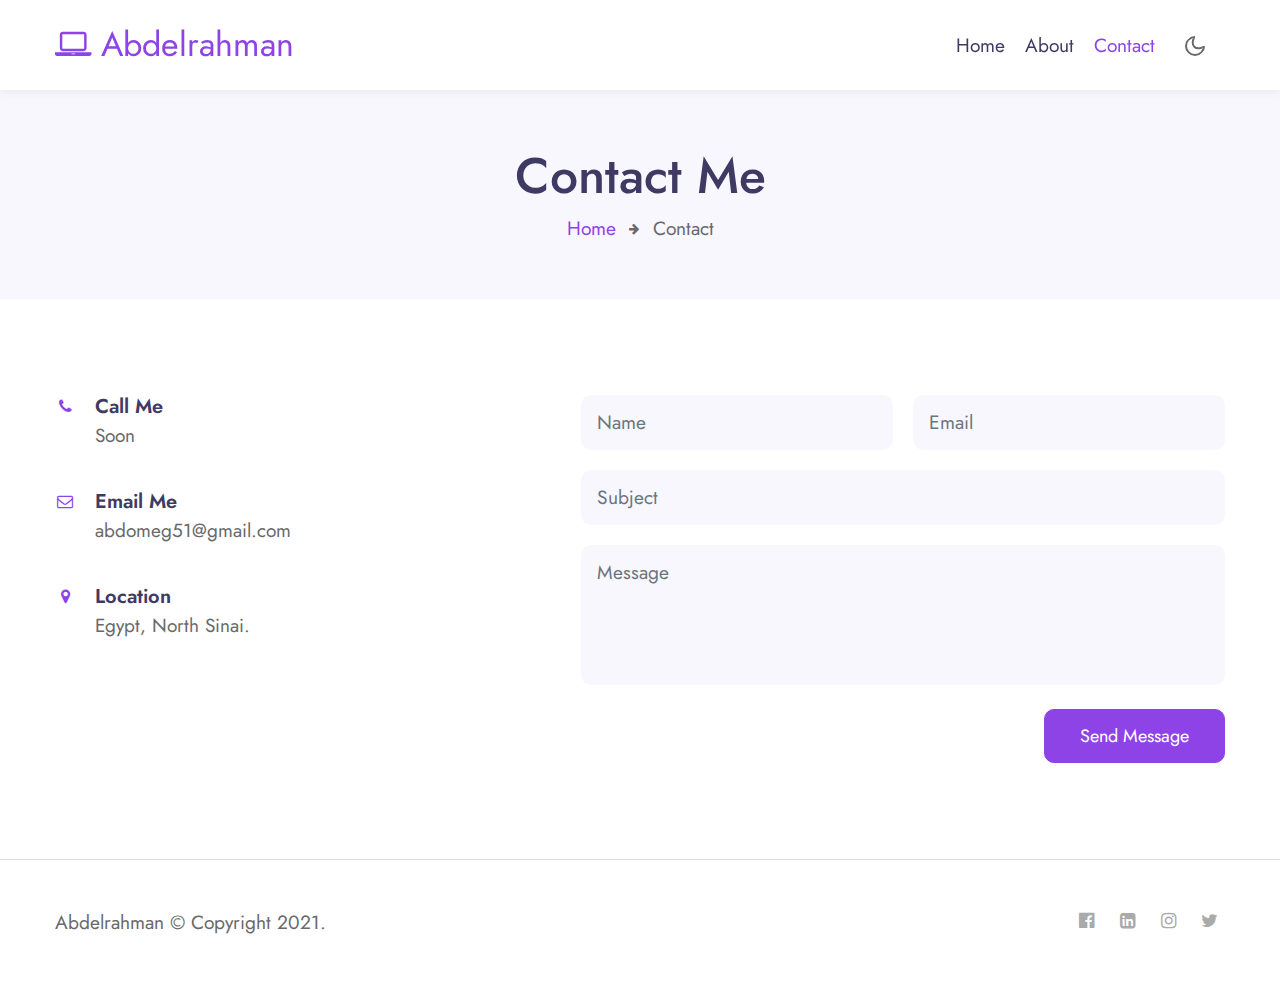
<file: contact.html>
<!doctype html>
<html lang="en">

<head>
  <!-- Required meta tags -->
  <meta charset="utf-8">
  <meta name="viewport" content="width=device-width, initial-scale=1, shrink-to-fit=no">

  <title>Abdelrahman Portfolio</title>

  <!-- google fonts -->  
  <link href="//fonts.googleapis.com/css2?family=Jost:wght@300;400;600&display=swap" rel="stylesheet">

  <!-- Template CSS -->
  <link rel="stylesheet" href="assets/css/style-starter.css">
</head>

<body>
<!-- header -->
<header id="site-header" class="fixed-top">
  <div class="container">
      <nav class="navbar navbar-expand-lg stroke">
          <a class="navbar-brand" href="index.html">
              <span class="fa fa-laptop"></span> Abdelrahman
          </a>
          <!-- if logo is image enable this   
      <a class="navbar-brand" href="#index.html">
          <img src="image-path" alt="Your logo" title="Your logo" style="height:35px;" />
      </a> -->
          <button class="navbar-toggler  collapsed bg-gradient" type="button" data-toggle="collapse"
              data-target="#navbarTogglerDemo02" aria-controls="navbarTogglerDemo02" aria-expanded="false"
              aria-label="Toggle navigation">
              <span class="navbar-toggler-icon fa icon-expand fa-bars"></span>
              <span class="navbar-toggler-icon fa icon-close fa-times"></span>
              </span>
          </button>

          <div class="collapse navbar-collapse" id="navbarTogglerDemo02">
              <ul class="navbar-nav ml-auto">
                  <li class="nav-item @@home__active">
                      <a class="nav-link" href="index.html">Home <span class="sr-only">(current)</span></a>
                  </li>
                  <li class="nav-item @@about__active">
                      <a class="nav-link" href="about.html">About</a>
                  </li>
                  <li class="nav-item active">
                      <a class="nav-link" href="contact.html">Contact</a>
                  </li>
              </ul>
          </div>
          <!-- toggle switch for light and dark theme -->
          <div class="mobile-position">
              <nav class="navigation">
                  <div class="theme-switch-wrapper">
                      <label class="theme-switch" for="checkbox">
                          <input type="checkbox" id="checkbox">
                          <div class="mode-container">
                              <i class="gg-sun"></i>
                              <i class="gg-moon"></i>
                          </div>
                      </label>
                  </div>
              </nav>
          </div>
          <!-- //toggle switch for light and dark theme -->
      </nav>
  </div>
</header>
<!-- //header -->

<!-- contact breadcrumb -->
<section class="w3l-about-breadcrumb text-center">
    <div class="breadcrumb-bg breadcrumb-bg-about py-sm-5 py-4">
        <div class="container py-2">
            <h2 class="title">Contact Me</h2>
            <ul class="breadcrumbs-custom-path mt-2">
                <li><a href="#url">Home</a></li>
                <li class="active"><span class="fa fa-arrow-right mx-2" aria-hidden="true"></span> Contact </li>
            </ul>
        </div>
    </div>
</section>
<!-- contact breadcrumb -->

<!-- contact block -->
<!-- contact1 -->
<section class="w3l-contact-1 py-5">
    <div class="contacts-9 py-lg-5 py-md-4">
        <div class="container">
            <div class="d-grid contact-view">
                <div class="cont-details">
                    <div class="cont-top">
                        <div class="cont-left text-center">
                            <span class="fa fa-phone text-primary"></span>
                        </div>
                        <div class="cont-right">
                            <h6>Call Me</h6>
                            <p><a href="tel:+200000000000">Soon</a></p>
                        </div>
                    </div>
                    <div class="cont-top margin-up">
                        <div class="cont-left text-center">
                            <span class="fa fa-envelope-o text-primary"></span>
                        </div>
                        <div class="cont-right">
                            <h6>Email Me</h6>
                            <p><a href="mailto:abdomeg51@gmail.com" class="mail">abdomeg51@gmail.com</a></p>
                        </div>
                    </div>
                    <div class="cont-top margin-up">
                        <div class="cont-left text-center">
                            <span class="fa fa-map-marker text-primary"></span>
                        </div>
                        <div class="cont-right">
                            <h6>Location</h6>
                            <p>Egypt, North Sinai.</p>
                        </div>
                    </div>
                </div>
                <div class="map-content-9">
                    <form action="" method="post">
                        <div class="twice-two">
                            <input type="text" class="form-control" name="w3lName" id="w3lName" placeholder="Name"
                                required="">
                            <input type="email" class="form-control" name="w3lSender" id="w3lSender" placeholder="Email"
                                required="">
                        </div>
                        <div class="twice">
                            <input type="text" class="form-control" name="w3lSubject" id="w3lSubject"
                                placeholder="Subject" required="">
                        </div>
                        <textarea name="w3lMessage" class="form-control" id="w3lMessage" placeholder="Message"
                            required=""></textarea>
                        <div class="text-right">
                            <button type="submit" class="btn btn-primary btn-style mt-4">Send Message</button>
                        </div>
                    </form>
                </div>
            </div>
        </div>
    </div>
</section>
<!-- /contact1 -->
<!-- //contact block -->
<!-- Footer -->
<section class="w3l-footer py-sm-5 py-4">
  <div class="container">
    <div class="footer-content">
      <div class="row">
        <div class="col-lg-8 footer-left">
          <p class="m-0">Abdelrahman © Copyright 2021.</p>
        </div>
        <div class="col-lg-4 footer-right text-lg-right text-center mt-lg-0 mt-3">
          <ul class="social m-0 p-0">
            <li><a href="#facebook"><span class="fa fa-facebook-official"></span></a></li>
            <li><a href="#linkedin"><span class="fa fa-linkedin-square"></span></a></li>
            <li><a href="#instagram"><span class="fa fa-instagram"></span></a></li>
            <li><a href="#twitter"><span class="fa fa-twitter"></span></a></li>
          </ul>
        </div>
      </div>
    </div>
  </div>

  <!-- move top -->
  <button onclick="topFunction()" id="movetop" title="Go to top">
    <span class="fa fa-angle-up"></span>
  </button>
  <script>
    // When the user scrolls down 20px from the top of the document, show the button
    window.onscroll = function () {
      scrollFunction()
    };

    function scrollFunction() {
      if (document.body.scrollTop > 20 || document.documentElement.scrollTop > 20) {
        document.getElementById("movetop").style.display = "block";
      } else {
        document.getElementById("movetop").style.display = "none";
      }
    }

    // When the user clicks on the button, scroll to the top of the document
    function topFunction() {
      document.body.scrollTop = 0;
      document.documentElement.scrollTop = 0;
    }
  </script>
  <!-- /move top -->
</section>
<!-- //Footer -->

<!-- all js scripts and files here -->

<script src="assets/js/theme-change.js"></script><!-- theme switch js (light and dark)-->

<script src="assets/js/jquery-3.3.1.min.js"></script><!-- default jQuery -->

<!-- /typig-text-->
<script>
  const typedTextSpan = document.querySelector(".typed-text");
  const cursorSpan = document.querySelector(".cursor");

  const textArray = ["UI/UX Designer", "Freelancer", "Web developer"];
  const typingDelay = 200;
  const erasingDelay = 10;
  const newTextDelay = 100; // Delay between current and next text
  let textArrayIndex = 0;
  let charIndex = 0;

  function type() {
    if (charIndex < textArray[textArrayIndex].length) {
      if (!cursorSpan.classList.contains("typing")) cursorSpan.classList.add("typing");
      typedTextSpan.textContent += textArray[textArrayIndex].charAt(charIndex);
      charIndex++;
      setTimeout(type, typingDelay);
    } else {
      cursorSpan.classList.remove("typing");
      setTimeout(erase, newTextDelay);
    }
  }

  function erase() {
    if (charIndex > 0) {
      // add class 'typing' if there's none
      if (!cursorSpan.classList.contains("typing")) {
        cursorSpan.classList.add("typing");
      }
      typedTextSpan.textContent = textArray[textArrayIndex].substring(0, 0);
      charIndex--;
      setTimeout(erase, erasingDelay);
    } else {
      cursorSpan.classList.remove("typing");
      textArrayIndex++;
      if (textArrayIndex >= textArray.length) textArrayIndex = 0;
      setTimeout(type, typingDelay);
    }
  }

  document.addEventListener("DOMContentLoaded", function () { // On DOM Load initiate the effect
    if (textArray.length) setTimeout(type, newTextDelay + 250);
  });
</script>
<!-- //typig-text-->

<!-- services owlcarousel -->
<script src="assets/js/owl.carousel.js"></script>

<!-- script for services -->
<script>
  $(document).ready(function () {
    $('.owl-two').owlCarousel({
      loop: true,
      margin: 30,
      nav: false,
      responsiveClass: true,
      autoplay: false,
      autoplayTimeout: 5000,
      autoplaySpeed: 1000,
      autoplayHoverPause: false,
      responsive: {
        0: {
          items: 1,
          nav: false
        },
        480: {
          items: 1,
          nav: false
        },
        700: {
          items: 1,
          nav: false
        },
        1090: {
          items: 3,
          nav: false
        }
      }
    })
  })
</script>
<!-- //script for services -->

<!-- script for tesimonials carousel slider -->
<script>
  $(document).ready(function () {
    $("#owl-demo1").owlCarousel({
      loop: true,
      margin: 20,
      nav: false,
      responsiveClass: true,
      responsive: {
        0: {
          items: 1,
          nav: false
        },
        736: {
          items: 1,
          nav: false
        },
        1000: {
          items: 2,
          nav: false,
          loop: false
        }
      }
    })
  })
</script>
<!-- //script for tesimonials carousel slider -->

<!-- video popup -->
<script src="assets/js/jquery.magnific-popup.min.js"></script>
<script>
  $(document).ready(function () {
    $('.popup-with-zoom-anim').magnificPopup({
      type: 'inline',

      fixedContentPos: false,
      fixedBgPos: true,

      overflowY: 'auto',

      closeBtnInside: true,
      preloader: false,

      midClick: true,
      removalDelay: 300,
      mainClass: 'my-mfp-zoom-in'
    });

    $('.popup-with-move-anim').magnificPopup({
      type: 'inline',

      fixedContentPos: false,
      fixedBgPos: true,

      overflowY: 'auto',

      closeBtnInside: true,
      preloader: false,

      midClick: true,
      removalDelay: 300,
      mainClass: 'my-mfp-slide-bottom'
    });
  });
</script>
<!-- //video popup -->

<!-- stats number counter-->
<script src="assets/js/jquery.waypoints.min.js"></script>
<script src="assets/js/jquery.countup.js"></script>
<script>
  $('.counter').countUp();
</script>
<!-- //stats number counter -->

<!-- disable body scroll which navbar is in active -->
<script>
  $(function () {
    $('.navbar-toggler').click(function () {
      $('body').toggleClass('noscroll');
    })
  });
</script>
<!-- disable body scroll which navbar is in active -->

<!--/MENU-JS-->
<script>
  $(window).on("scroll", function () {
    var scroll = $(window).scrollTop();

    if (scroll >= 80) {
      $("#site-header").addClass("nav-fixed");
    } else {
      $("#site-header").removeClass("nav-fixed");
    }
  });

  //Main navigation Active Class Add Remove
  $(".navbar-toggler").on("click", function () {
    $("header").toggleClass("active");
  });
  $(document).on("ready", function () {
    if ($(window).width() > 991) {
      $("header").removeClass("active");
    }
    $(window).on("resize", function () {
      if ($(window).width() > 991) {
        $("header").removeClass("active");
      }
    });
  });
</script>
<!--//MENU-JS-->

<!-- bootstrap js -->
<script src="assets/js/bootstrap.min.js"></script>

</body>

</html>
</file>
<file: assets/css/style-starter.css>
@charset "UTF-8";
/* 
 ! Credits
 * Bootstrap v4.4.1 (https://getbootstrap.com/)
 * Copyright 2011-2019 The Bootstrap Authors
 * Copyright 2011-2019 Twitter, Inc.
 * Licensed under MIT (https://github.com/twbs/bootstrap/blob/master/LICENSE)
 * http://www.w3.org/
 */
:root {
  --blue: #007bff;
  --indigo: #6610f2;
  --purple: #6f42c1;
  --pink: #e83e8c;
  --red: #dc3545;
  --orange: #fd7e14;
  --yellow: #ffc107;
  --green: #28a745;
  --teal: #20c997;
  --cyan: #17a2b8;
  --white: #fff;
  --gray: #6c757d;
  --gray-dark: #343a40;
  --primary: #8e43e7;
  --secondary: #273c66;
  --success: #28a745;
  --info: #17a2b8;
  --warning: #ffc107;
  --danger: #dc3545;
  --light: #f8f9fa;
  --dark: #343a40;
  --breakpoint-xs: 0;
  --breakpoint-sm: 576px;
  --breakpoint-md: 768px;
  --breakpoint-lg: 992px;
  --breakpoint-xl: 1200px;
  --font-family-sans-serif: -apple-system, BlinkMacSystemFont, "Segoe UI", Roboto, "Helvetica Neue", Arial, "Noto Sans", sans-serif, "Apple Color Emoji", "Segoe UI Emoji", "Segoe UI Symbol", "Noto Color Emoji";
  --font-family-monospace: SFMono-Regular, Menlo, Monaco, Consolas, "Liberation Mono", "Courier New", monospace; }

*,
*::before,
*::after {
  box-sizing: border-box; }

html {
  font-family: sans-serif;
  line-height: 1.15;
  -webkit-text-size-adjust: 100%;
  -webkit-tap-highlight-color: rgba(0, 0, 0, 0); }

article, aside, figcaption, figure, footer, header, hgroup, main, nav, section {
  display: block; }

body {
  margin: 0;
  font-family: -apple-system, BlinkMacSystemFont, "Segoe UI", Roboto, "Helvetica Neue", Arial, "Noto Sans", sans-serif, "Apple Color Emoji", "Segoe UI Emoji", "Segoe UI Symbol", "Noto Color Emoji";
  font-size: 1rem;
  font-weight: 400;
  line-height: 1.5;
  color: #212529;
  text-align: left;
  background-color: #fff; }

[tabindex="-1"]:focus:not(:focus-visible) {
  outline: 0 !important; }

hr {
  box-sizing: content-box;
  height: 0;
  overflow: visible; }

h1, h2, h3, h4, h5, h6 {
  margin-top: 0;
  margin-bottom: 0.5rem; }

p {
  margin-top: 0;
  margin-bottom: 1rem; }

abbr[title],
abbr[data-original-title] {
  text-decoration: underline;
  -webkit-text-decoration: underline dotted;
          text-decoration: underline dotted;
  cursor: help;
  border-bottom: 0;
  -webkit-text-decoration-skip-ink: none;
          text-decoration-skip-ink: none; }

address {
  margin-bottom: 1rem;
  font-style: normal;
  line-height: inherit; }

ol,
ul,
dl {
  margin-top: 0;
  margin-bottom: 1rem; }

ol ol,
ul ul,
ol ul,
ul ol {
  margin-bottom: 0; }

dt {
  font-weight: 700; }

dd {
  margin-bottom: .5rem;
  margin-left: 0; }

blockquote {
  margin: 0 0 1rem; }

b,
strong {
  font-weight: bolder; }

small {
  font-size: 80%; }

sub,
sup {
  position: relative;
  font-size: 75%;
  line-height: 0;
  vertical-align: baseline; }

sub {
  bottom: -.25em; }

sup {
  top: -.5em; }

a {
  color: #8e43e7;
  text-decoration: none;
  background-color: transparent; }
  a:hover {
    color: #6719c4;
    text-decoration: underline; }

a:not([href]) {
  color: inherit;
  text-decoration: none; }
  a:not([href]):hover {
    color: inherit;
    text-decoration: none; }

pre,
code,
kbd,
samp {
  font-family: SFMono-Regular, Menlo, Monaco, Consolas, "Liberation Mono", "Courier New", monospace;
  font-size: 1em; }

pre {
  margin-top: 0;
  margin-bottom: 1rem;
  overflow: auto; }

figure {
  margin: 0 0 1rem; }

img {
  vertical-align: middle;
  border-style: none; }

svg {
  overflow: hidden;
  vertical-align: middle; }

table {
  border-collapse: collapse; }

caption {
  padding-top: 0.75rem;
  padding-bottom: 0.75rem;
  color: #6c757d;
  text-align: left;
  caption-side: bottom; }

th {
  text-align: inherit; }

label {
  display: inline-block;
  margin-bottom: 0.5rem; }

button {
  border-radius: 0; }

button:focus {
  outline: 1px dotted;
  outline: 5px auto -webkit-focus-ring-color; }

input,
button,
select,
optgroup,
textarea {
  margin: 0;
  font-family: inherit;
  font-size: inherit;
  line-height: inherit; }

button,
input {
  overflow: visible; }

button,
select {
  text-transform: none; }

select {
  word-wrap: normal; }

button,
[type="button"],
[type="reset"],
[type="submit"] {
  -webkit-appearance: button; }

button:not(:disabled),
[type="button"]:not(:disabled),
[type="reset"]:not(:disabled),
[type="submit"]:not(:disabled) {
  cursor: pointer; }

button::-moz-focus-inner,
[type="button"]::-moz-focus-inner,
[type="reset"]::-moz-focus-inner,
[type="submit"]::-moz-focus-inner {
  padding: 0;
  border-style: none; }

input[type="radio"],
input[type="checkbox"] {
  box-sizing: border-box;
  padding: 0; }

input[type="date"],
input[type="time"],
input[type="datetime-local"],
input[type="month"] {
  -webkit-appearance: listbox; }

textarea {
  overflow: auto;
  resize: vertical; }

fieldset {
  min-width: 0;
  padding: 0;
  margin: 0;
  border: 0; }

legend {
  display: block;
  width: 100%;
  max-width: 100%;
  padding: 0;
  margin-bottom: .5rem;
  font-size: 1.5rem;
  line-height: inherit;
  color: inherit;
  white-space: normal; }
  @media (max-width: 1200px) {
    legend {
      font-size: calc(1.275rem + 0.3vw) ; } }

progress {
  vertical-align: baseline; }

[type="number"]::-webkit-inner-spin-button,
[type="number"]::-webkit-outer-spin-button {
  height: auto; }

[type="search"] {
  outline-offset: -2px;
  -webkit-appearance: none; }

[type="search"]::-webkit-search-decoration {
  -webkit-appearance: none; }

::-webkit-file-upload-button {
  font: inherit;
  -webkit-appearance: button; }

output {
  display: inline-block; }

summary {
  display: list-item;
  cursor: pointer; }

template {
  display: none; }

[hidden] {
  display: none !important; }

h1, h2, h3, h4, h5, h6,
.h1, .h2, .h3, .h4, .h5, .h6 {
  margin-bottom: 0.5rem;
  font-weight: 500;
  line-height: 1.2; }

h1, .h1 {
  font-size: 2.5rem; }
  @media (max-width: 1200px) {
    h1, .h1 {
      font-size: calc(1.375rem + 1.5vw) ; } }

h2, .h2 {
  font-size: 2rem; }
  @media (max-width: 1200px) {
    h2, .h2 {
      font-size: calc(1.325rem + 0.9vw) ; } }

h3, .h3 {
  font-size: 1.75rem; }
  @media (max-width: 1200px) {
    h3, .h3 {
      font-size: calc(1.3rem + 0.6vw) ; } }

h4, .h4 {
  font-size: 1.5rem; }
  @media (max-width: 1200px) {
    h4, .h4 {
      font-size: calc(1.275rem + 0.3vw) ; } }

h5, .h5 {
  font-size: 1.25rem; }

h6, .h6 {
  font-size: 1rem; }

.lead {
  font-size: 1.25rem;
  font-weight: 300; }

.display-1 {
  font-size: 6rem;
  font-weight: 300;
  line-height: 1.2; }
  @media (max-width: 1200px) {
    .display-1 {
      font-size: calc(1.725rem + 5.7vw) ; } }

.display-2 {
  font-size: 5.5rem;
  font-weight: 300;
  line-height: 1.2; }
  @media (max-width: 1200px) {
    .display-2 {
      font-size: calc(1.675rem + 5.1vw) ; } }

.display-3 {
  font-size: 4.5rem;
  font-weight: 300;
  line-height: 1.2; }
  @media (max-width: 1200px) {
    .display-3 {
      font-size: calc(1.575rem + 3.9vw) ; } }

.display-4 {
  font-size: 3.5rem;
  font-weight: 300;
  line-height: 1.2; }
  @media (max-width: 1200px) {
    .display-4 {
      font-size: calc(1.475rem + 2.7vw) ; } }

hr {
  margin-top: 1rem;
  margin-bottom: 1rem;
  border: 0;
  border-top: 1px solid rgba(0, 0, 0, 0.1); }

small,
.small {
  font-size: 80%;
  font-weight: 400; }

mark,
.mark {
  padding: 0.2em;
  background-color: #fcf8e3; }

.list-unstyled {
  padding-left: 0;
  list-style: none; }

.list-inline {
  padding-left: 0;
  list-style: none; }

.list-inline-item {
  display: inline-block; }
  .list-inline-item:not(:last-child) {
    margin-right: 0.5rem; }

.initialism {
  font-size: 90%;
  text-transform: uppercase; }

.blockquote {
  margin-bottom: 1rem;
  font-size: 1.25rem; }

.blockquote-footer {
  display: block;
  font-size: 80%;
  color: #6c757d; }
  .blockquote-footer::before {
    content: "\2014\00A0"; }

.img-fluid {
  max-width: 100%;
  height: auto; }

.img-thumbnail {
  padding: 0.25rem;
  background-color: #fff;
  border: 1px solid #dee2e6;
  border-radius: 0.25rem;
  max-width: 100%;
  height: auto; }

.figure {
  display: inline-block; }

.figure-img {
  margin-bottom: 0.5rem;
  line-height: 1; }

.figure-caption {
  font-size: 90%;
  color: #6c757d; }

code {
  font-size: 87.5%;
  color: #e83e8c;
  word-wrap: break-word; }
  a > code {
    color: inherit; }

kbd {
  padding: 0.2rem 0.4rem;
  font-size: 87.5%;
  color: #fff;
  background-color: #212529;
  border-radius: 0.2rem; }
  kbd kbd {
    padding: 0;
    font-size: 100%;
    font-weight: 700; }

pre {
  display: block;
  font-size: 87.5%;
  color: #212529; }
  pre code {
    font-size: inherit;
    color: inherit;
    word-break: normal; }

.pre-scrollable {
  max-height: 340px;
  overflow-y: scroll; }

.container {
  width: 100%;
  padding-right: 15px;
  padding-left: 15px;
  margin-right: auto;
  margin-left: auto; }
  @media (min-width: 576px) {
    .container {
      max-width: 540px; } }
  @media (min-width: 768px) {
    .container {
      max-width: 720px; } }
  @media (min-width: 992px) {
    .container {
      max-width: 960px; } }
  @media (min-width: 1200px) {
    .container {
      max-width: 1140px; } }

.container-fluid, .container-sm, .container-md, .container-lg, .container-xl {
  width: 100%;
  padding-right: 15px;
  padding-left: 15px;
  margin-right: auto;
  margin-left: auto; }

@media (min-width: 576px) {
  .container, .container-sm {
    max-width: 540px; } }

@media (min-width: 768px) {
  .container, .container-sm, .container-md {
    max-width: 720px; } }

@media (min-width: 992px) {
  .container, .container-sm, .container-md, .container-lg {
    max-width: 960px; } }

@media (min-width: 1200px) {
  .container, .container-sm, .container-md, .container-lg, .container-xl {
    max-width: 1140px; } }

.row {
  display: flex;
  flex-wrap: wrap;
  margin-right: -15px;
  margin-left: -15px; }

.no-gutters {
  margin-right: 0;
  margin-left: 0; }
  .no-gutters > .col,
  .no-gutters > [class*="col-"] {
    padding-right: 0;
    padding-left: 0; }

.col-1, .col-2, .col-3, .col-4, .col-5, .col-6, .col-7, .col-8, .col-9, .col-10, .col-11, .col-12, .col,
.col-auto, .col-sm-1, .col-sm-2, .col-sm-3, .col-sm-4, .col-sm-5, .col-sm-6, .col-sm-7, .col-sm-8, .col-sm-9, .col-sm-10, .col-sm-11, .col-sm-12, .col-sm,
.col-sm-auto, .col-md-1, .col-md-2, .col-md-3, .col-md-4, .col-md-5, .col-md-6, .col-md-7, .col-md-8, .col-md-9, .col-md-10, .col-md-11, .col-md-12, .col-md,
.col-md-auto, .col-lg-1, .col-lg-2, .col-lg-3, .col-lg-4, .col-lg-5, .col-lg-6, .col-lg-7, .col-lg-8, .col-lg-9, .col-lg-10, .col-lg-11, .col-lg-12, .col-lg,
.col-lg-auto, .col-xl-1, .col-xl-2, .col-xl-3, .col-xl-4, .col-xl-5, .col-xl-6, .col-xl-7, .col-xl-8, .col-xl-9, .col-xl-10, .col-xl-11, .col-xl-12, .col-xl,
.col-xl-auto {
  position: relative;
  width: 100%;
  padding-right: 15px;
  padding-left: 15px; }

.col {
  flex-basis: 0;
  flex-grow: 1;
  max-width: 100%; }

.row-cols-1 > * {
  flex: 0 0 100%;
  max-width: 100%; }

.row-cols-2 > * {
  flex: 0 0 50%;
  max-width: 50%; }

.row-cols-3 > * {
  flex: 0 0 33.33333%;
  max-width: 33.33333%; }

.row-cols-4 > * {
  flex: 0 0 25%;
  max-width: 25%; }

.row-cols-5 > * {
  flex: 0 0 20%;
  max-width: 20%; }

.row-cols-6 > * {
  flex: 0 0 16.66667%;
  max-width: 16.66667%; }

.col-auto {
  flex: 0 0 auto;
  width: auto;
  max-width: 100%; }

.col-1 {
  flex: 0 0 8.33333%;
  max-width: 8.33333%; }

.col-2 {
  flex: 0 0 16.66667%;
  max-width: 16.66667%; }

.col-3 {
  flex: 0 0 25%;
  max-width: 25%; }

.col-4 {
  flex: 0 0 33.33333%;
  max-width: 33.33333%; }

.col-5 {
  flex: 0 0 41.66667%;
  max-width: 41.66667%; }

.col-6 {
  flex: 0 0 50%;
  max-width: 50%; }

.col-7 {
  flex: 0 0 58.33333%;
  max-width: 58.33333%; }

.col-8 {
  flex: 0 0 66.66667%;
  max-width: 66.66667%; }

.col-9 {
  flex: 0 0 75%;
  max-width: 75%; }

.col-10 {
  flex: 0 0 83.33333%;
  max-width: 83.33333%; }

.col-11 {
  flex: 0 0 91.66667%;
  max-width: 91.66667%; }

.col-12 {
  flex: 0 0 100%;
  max-width: 100%; }

.order-first {
  order: -1; }

.order-last {
  order: 13; }

.order-0 {
  order: 0; }

.order-1 {
  order: 1; }

.order-2 {
  order: 2; }

.order-3 {
  order: 3; }

.order-4 {
  order: 4; }

.order-5 {
  order: 5; }

.order-6 {
  order: 6; }

.order-7 {
  order: 7; }

.order-8 {
  order: 8; }

.order-9 {
  order: 9; }

.order-10 {
  order: 10; }

.order-11 {
  order: 11; }

.order-12 {
  order: 12; }

.offset-1 {
  margin-left: 8.33333%; }

.offset-2 {
  margin-left: 16.66667%; }

.offset-3 {
  margin-left: 25%; }

.offset-4 {
  margin-left: 33.33333%; }

.offset-5 {
  margin-left: 41.66667%; }

.offset-6 {
  margin-left: 50%; }

.offset-7 {
  margin-left: 58.33333%; }

.offset-8 {
  margin-left: 66.66667%; }

.offset-9 {
  margin-left: 75%; }

.offset-10 {
  margin-left: 83.33333%; }

.offset-11 {
  margin-left: 91.66667%; }

@media (min-width: 576px) {
  .col-sm {
    flex-basis: 0;
    flex-grow: 1;
    max-width: 100%; }
  .row-cols-sm-1 > * {
    flex: 0 0 100%;
    max-width: 100%; }
  .row-cols-sm-2 > * {
    flex: 0 0 50%;
    max-width: 50%; }
  .row-cols-sm-3 > * {
    flex: 0 0 33.33333%;
    max-width: 33.33333%; }
  .row-cols-sm-4 > * {
    flex: 0 0 25%;
    max-width: 25%; }
  .row-cols-sm-5 > * {
    flex: 0 0 20%;
    max-width: 20%; }
  .row-cols-sm-6 > * {
    flex: 0 0 16.66667%;
    max-width: 16.66667%; }
  .col-sm-auto {
    flex: 0 0 auto;
    width: auto;
    max-width: 100%; }
  .col-sm-1 {
    flex: 0 0 8.33333%;
    max-width: 8.33333%; }
  .col-sm-2 {
    flex: 0 0 16.66667%;
    max-width: 16.66667%; }
  .col-sm-3 {
    flex: 0 0 25%;
    max-width: 25%; }
  .col-sm-4 {
    flex: 0 0 33.33333%;
    max-width: 33.33333%; }
  .col-sm-5 {
    flex: 0 0 41.66667%;
    max-width: 41.66667%; }
  .col-sm-6 {
    flex: 0 0 50%;
    max-width: 50%; }
  .col-sm-7 {
    flex: 0 0 58.33333%;
    max-width: 58.33333%; }
  .col-sm-8 {
    flex: 0 0 66.66667%;
    max-width: 66.66667%; }
  .col-sm-9 {
    flex: 0 0 75%;
    max-width: 75%; }
  .col-sm-10 {
    flex: 0 0 83.33333%;
    max-width: 83.33333%; }
  .col-sm-11 {
    flex: 0 0 91.66667%;
    max-width: 91.66667%; }
  .col-sm-12 {
    flex: 0 0 100%;
    max-width: 100%; }
  .order-sm-first {
    order: -1; }
  .order-sm-last {
    order: 13; }
  .order-sm-0 {
    order: 0; }
  .order-sm-1 {
    order: 1; }
  .order-sm-2 {
    order: 2; }
  .order-sm-3 {
    order: 3; }
  .order-sm-4 {
    order: 4; }
  .order-sm-5 {
    order: 5; }
  .order-sm-6 {
    order: 6; }
  .order-sm-7 {
    order: 7; }
  .order-sm-8 {
    order: 8; }
  .order-sm-9 {
    order: 9; }
  .order-sm-10 {
    order: 10; }
  .order-sm-11 {
    order: 11; }
  .order-sm-12 {
    order: 12; }
  .offset-sm-0 {
    margin-left: 0; }
  .offset-sm-1 {
    margin-left: 8.33333%; }
  .offset-sm-2 {
    margin-left: 16.66667%; }
  .offset-sm-3 {
    margin-left: 25%; }
  .offset-sm-4 {
    margin-left: 33.33333%; }
  .offset-sm-5 {
    margin-left: 41.66667%; }
  .offset-sm-6 {
    margin-left: 50%; }
  .offset-sm-7 {
    margin-left: 58.33333%; }
  .offset-sm-8 {
    margin-left: 66.66667%; }
  .offset-sm-9 {
    margin-left: 75%; }
  .offset-sm-10 {
    margin-left: 83.33333%; }
  .offset-sm-11 {
    margin-left: 91.66667%; } }

@media (min-width: 768px) {
  .col-md {
    flex-basis: 0;
    flex-grow: 1;
    max-width: 100%; }
  .row-cols-md-1 > * {
    flex: 0 0 100%;
    max-width: 100%; }
  .row-cols-md-2 > * {
    flex: 0 0 50%;
    max-width: 50%; }
  .row-cols-md-3 > * {
    flex: 0 0 33.33333%;
    max-width: 33.33333%; }
  .row-cols-md-4 > * {
    flex: 0 0 25%;
    max-width: 25%; }
  .row-cols-md-5 > * {
    flex: 0 0 20%;
    max-width: 20%; }
  .row-cols-md-6 > * {
    flex: 0 0 16.66667%;
    max-width: 16.66667%; }
  .col-md-auto {
    flex: 0 0 auto;
    width: auto;
    max-width: 100%; }
  .col-md-1 {
    flex: 0 0 8.33333%;
    max-width: 8.33333%; }
  .col-md-2 {
    flex: 0 0 16.66667%;
    max-width: 16.66667%; }
  .col-md-3 {
    flex: 0 0 25%;
    max-width: 25%; }
  .col-md-4 {
    flex: 0 0 33.33333%;
    max-width: 33.33333%; }
  .col-md-5 {
    flex: 0 0 41.66667%;
    max-width: 41.66667%; }
  .col-md-6 {
    flex: 0 0 50%;
    max-width: 50%; }
  .col-md-7 {
    flex: 0 0 58.33333%;
    max-width: 58.33333%; }
  .col-md-8 {
    flex: 0 0 66.66667%;
    max-width: 66.66667%; }
  .col-md-9 {
    flex: 0 0 75%;
    max-width: 75%; }
  .col-md-10 {
    flex: 0 0 83.33333%;
    max-width: 83.33333%; }
  .col-md-11 {
    flex: 0 0 91.66667%;
    max-width: 91.66667%; }
  .col-md-12 {
    flex: 0 0 100%;
    max-width: 100%; }
  .order-md-first {
    order: -1; }
  .order-md-last {
    order: 13; }
  .order-md-0 {
    order: 0; }
  .order-md-1 {
    order: 1; }
  .order-md-2 {
    order: 2; }
  .order-md-3 {
    order: 3; }
  .order-md-4 {
    order: 4; }
  .order-md-5 {
    order: 5; }
  .order-md-6 {
    order: 6; }
  .order-md-7 {
    order: 7; }
  .order-md-8 {
    order: 8; }
  .order-md-9 {
    order: 9; }
  .order-md-10 {
    order: 10; }
  .order-md-11 {
    order: 11; }
  .order-md-12 {
    order: 12; }
  .offset-md-0 {
    margin-left: 0; }
  .offset-md-1 {
    margin-left: 8.33333%; }
  .offset-md-2 {
    margin-left: 16.66667%; }
  .offset-md-3 {
    margin-left: 25%; }
  .offset-md-4 {
    margin-left: 33.33333%; }
  .offset-md-5 {
    margin-left: 41.66667%; }
  .offset-md-6 {
    margin-left: 50%; }
  .offset-md-7 {
    margin-left: 58.33333%; }
  .offset-md-8 {
    margin-left: 66.66667%; }
  .offset-md-9 {
    margin-left: 75%; }
  .offset-md-10 {
    margin-left: 83.33333%; }
  .offset-md-11 {
    margin-left: 91.66667%; } }

@media (min-width: 992px) {
  .col-lg {
    flex-basis: 0;
    flex-grow: 1;
    max-width: 100%; }
  .row-cols-lg-1 > * {
    flex: 0 0 100%;
    max-width: 100%; }
  .row-cols-lg-2 > * {
    flex: 0 0 50%;
    max-width: 50%; }
  .row-cols-lg-3 > * {
    flex: 0 0 33.33333%;
    max-width: 33.33333%; }
  .row-cols-lg-4 > * {
    flex: 0 0 25%;
    max-width: 25%; }
  .row-cols-lg-5 > * {
    flex: 0 0 20%;
    max-width: 20%; }
  .row-cols-lg-6 > * {
    flex: 0 0 16.66667%;
    max-width: 16.66667%; }
  .col-lg-auto {
    flex: 0 0 auto;
    width: auto;
    max-width: 100%; }
  .col-lg-1 {
    flex: 0 0 8.33333%;
    max-width: 8.33333%; }
  .col-lg-2 {
    flex: 0 0 16.66667%;
    max-width: 16.66667%; }
  .col-lg-3 {
    flex: 0 0 25%;
    max-width: 25%; }
  .col-lg-4 {
    flex: 0 0 33.33333%;
    max-width: 33.33333%; }
  .col-lg-5 {
    flex: 0 0 41.66667%;
    max-width: 41.66667%; }
  .col-lg-6 {
    flex: 0 0 50%;
    max-width: 50%; }
  .col-lg-7 {
    flex: 0 0 58.33333%;
    max-width: 58.33333%; }
  .col-lg-8 {
    flex: 0 0 66.66667%;
    max-width: 66.66667%; }
  .col-lg-9 {
    flex: 0 0 75%;
    max-width: 75%; }
  .col-lg-10 {
    flex: 0 0 83.33333%;
    max-width: 83.33333%; }
  .col-lg-11 {
    flex: 0 0 91.66667%;
    max-width: 91.66667%; }
  .col-lg-12 {
    flex: 0 0 100%;
    max-width: 100%; }
  .order-lg-first {
    order: -1; }
  .order-lg-last {
    order: 13; }
  .order-lg-0 {
    order: 0; }
  .order-lg-1 {
    order: 1; }
  .order-lg-2 {
    order: 2; }
  .order-lg-3 {
    order: 3; }
  .order-lg-4 {
    order: 4; }
  .order-lg-5 {
    order: 5; }
  .order-lg-6 {
    order: 6; }
  .order-lg-7 {
    order: 7; }
  .order-lg-8 {
    order: 8; }
  .order-lg-9 {
    order: 9; }
  .order-lg-10 {
    order: 10; }
  .order-lg-11 {
    order: 11; }
  .order-lg-12 {
    order: 12; }
  .offset-lg-0 {
    margin-left: 0; }
  .offset-lg-1 {
    margin-left: 8.33333%; }
  .offset-lg-2 {
    margin-left: 16.66667%; }
  .offset-lg-3 {
    margin-left: 25%; }
  .offset-lg-4 {
    margin-left: 33.33333%; }
  .offset-lg-5 {
    margin-left: 41.66667%; }
  .offset-lg-6 {
    margin-left: 50%; }
  .offset-lg-7 {
    margin-left: 58.33333%; }
  .offset-lg-8 {
    margin-left: 66.66667%; }
  .offset-lg-9 {
    margin-left: 75%; }
  .offset-lg-10 {
    margin-left: 83.33333%; }
  .offset-lg-11 {
    margin-left: 91.66667%; } }

@media (min-width: 1200px) {
  .col-xl {
    flex-basis: 0;
    flex-grow: 1;
    max-width: 100%; }
  .row-cols-xl-1 > * {
    flex: 0 0 100%;
    max-width: 100%; }
  .row-cols-xl-2 > * {
    flex: 0 0 50%;
    max-width: 50%; }
  .row-cols-xl-3 > * {
    flex: 0 0 33.33333%;
    max-width: 33.33333%; }
  .row-cols-xl-4 > * {
    flex: 0 0 25%;
    max-width: 25%; }
  .row-cols-xl-5 > * {
    flex: 0 0 20%;
    max-width: 20%; }
  .row-cols-xl-6 > * {
    flex: 0 0 16.66667%;
    max-width: 16.66667%; }
  .col-xl-auto {
    flex: 0 0 auto;
    width: auto;
    max-width: 100%; }
  .col-xl-1 {
    flex: 0 0 8.33333%;
    max-width: 8.33333%; }
  .col-xl-2 {
    flex: 0 0 16.66667%;
    max-width: 16.66667%; }
  .col-xl-3 {
    flex: 0 0 25%;
    max-width: 25%; }
  .col-xl-4 {
    flex: 0 0 33.33333%;
    max-width: 33.33333%; }
  .col-xl-5 {
    flex: 0 0 41.66667%;
    max-width: 41.66667%; }
  .col-xl-6 {
    flex: 0 0 50%;
    max-width: 50%; }
  .col-xl-7 {
    flex: 0 0 58.33333%;
    max-width: 58.33333%; }
  .col-xl-8 {
    flex: 0 0 66.66667%;
    max-width: 66.66667%; }
  .col-xl-9 {
    flex: 0 0 75%;
    max-width: 75%; }
  .col-xl-10 {
    flex: 0 0 83.33333%;
    max-width: 83.33333%; }
  .col-xl-11 {
    flex: 0 0 91.66667%;
    max-width: 91.66667%; }
  .col-xl-12 {
    flex: 0 0 100%;
    max-width: 100%; }
  .order-xl-first {
    order: -1; }
  .order-xl-last {
    order: 13; }
  .order-xl-0 {
    order: 0; }
  .order-xl-1 {
    order: 1; }
  .order-xl-2 {
    order: 2; }
  .order-xl-3 {
    order: 3; }
  .order-xl-4 {
    order: 4; }
  .order-xl-5 {
    order: 5; }
  .order-xl-6 {
    order: 6; }
  .order-xl-7 {
    order: 7; }
  .order-xl-8 {
    order: 8; }
  .order-xl-9 {
    order: 9; }
  .order-xl-10 {
    order: 10; }
  .order-xl-11 {
    order: 11; }
  .order-xl-12 {
    order: 12; }
  .offset-xl-0 {
    margin-left: 0; }
  .offset-xl-1 {
    margin-left: 8.33333%; }
  .offset-xl-2 {
    margin-left: 16.66667%; }
  .offset-xl-3 {
    margin-left: 25%; }
  .offset-xl-4 {
    margin-left: 33.33333%; }
  .offset-xl-5 {
    margin-left: 41.66667%; }
  .offset-xl-6 {
    margin-left: 50%; }
  .offset-xl-7 {
    margin-left: 58.33333%; }
  .offset-xl-8 {
    margin-left: 66.66667%; }
  .offset-xl-9 {
    margin-left: 75%; }
  .offset-xl-10 {
    margin-left: 83.33333%; }
  .offset-xl-11 {
    margin-left: 91.66667%; } }

.table {
  width: 100%;
  margin-bottom: 1rem;
  color: #212529; }
  .table th,
  .table td {
    padding: 0.75rem;
    vertical-align: top;
    border-top: 1px solid #dee2e6; }
  .table thead th {
    vertical-align: bottom;
    border-bottom: 2px solid #dee2e6; }
  .table tbody + tbody {
    border-top: 2px solid #dee2e6; }

.table-sm th,
.table-sm td {
  padding: 0.3rem; }

.table-bordered {
  border: 1px solid #dee2e6; }
  .table-bordered th,
  .table-bordered td {
    border: 1px solid #dee2e6; }
  .table-bordered thead th,
  .table-bordered thead td {
    border-bottom-width: 2px; }

.table-borderless th,
.table-borderless td,
.table-borderless thead th,
.table-borderless tbody + tbody {
  border: 0; }

.table-striped tbody tr:nth-of-type(odd) {
  background-color: rgba(0, 0, 0, 0.05); }

.table-hover tbody tr:hover {
  color: #212529;
  background-color: rgba(0, 0, 0, 0.075); }

.table-primary,
.table-primary > th,
.table-primary > td {
  background-color: #dfcaf8; }

.table-primary th,
.table-primary td,
.table-primary thead th,
.table-primary tbody + tbody {
  border-color: #c49df3; }

.table-hover .table-primary:hover {
  background-color: #d1b3f5; }
  .table-hover .table-primary:hover > td,
  .table-hover .table-primary:hover > th {
    background-color: #d1b3f5; }

.table-secondary,
.table-secondary > th,
.table-secondary > td {
  background-color: #c3c8d4; }

.table-secondary th,
.table-secondary td,
.table-secondary thead th,
.table-secondary tbody + tbody {
  border-color: #8f9aaf; }

.table-hover .table-secondary:hover {
  background-color: #b4bac9; }
  .table-hover .table-secondary:hover > td,
  .table-hover .table-secondary:hover > th {
    background-color: #b4bac9; }

.table-success,
.table-success > th,
.table-success > td {
  background-color: #c3e6cb; }

.table-success th,
.table-success td,
.table-success thead th,
.table-success tbody + tbody {
  border-color: #8fd19e; }

.table-hover .table-success:hover {
  background-color: #b1dfbb; }
  .table-hover .table-success:hover > td,
  .table-hover .table-success:hover > th {
    background-color: #b1dfbb; }

.table-info,
.table-info > th,
.table-info > td {
  background-color: #bee5eb; }

.table-info th,
.table-info td,
.table-info thead th,
.table-info tbody + tbody {
  border-color: #86cfda; }

.table-hover .table-info:hover {
  background-color: #abdde5; }
  .table-hover .table-info:hover > td,
  .table-hover .table-info:hover > th {
    background-color: #abdde5; }

.table-warning,
.table-warning > th,
.table-warning > td {
  background-color: #ffeeba; }

.table-warning th,
.table-warning td,
.table-warning thead th,
.table-warning tbody + tbody {
  border-color: #ffdf7e; }

.table-hover .table-warning:hover {
  background-color: #ffe8a1; }
  .table-hover .table-warning:hover > td,
  .table-hover .table-warning:hover > th {
    background-color: #ffe8a1; }

.table-danger,
.table-danger > th,
.table-danger > td {
  background-color: #f5c6cb; }

.table-danger th,
.table-danger td,
.table-danger thead th,
.table-danger tbody + tbody {
  border-color: #ed969e; }

.table-hover .table-danger:hover {
  background-color: #f1b0b7; }
  .table-hover .table-danger:hover > td,
  .table-hover .table-danger:hover > th {
    background-color: #f1b0b7; }

.table-light,
.table-light > th,
.table-light > td {
  background-color: #fdfdfe; }

.table-light th,
.table-light td,
.table-light thead th,
.table-light tbody + tbody {
  border-color: #fbfcfc; }

.table-hover .table-light:hover {
  background-color: #ececf6; }
  .table-hover .table-light:hover > td,
  .table-hover .table-light:hover > th {
    background-color: #ececf6; }

.table-dark,
.table-dark > th,
.table-dark > td {
  background-color: #c6c8ca; }

.table-dark th,
.table-dark td,
.table-dark thead th,
.table-dark tbody + tbody {
  border-color: #95999c; }

.table-hover .table-dark:hover {
  background-color: #b9bbbe; }
  .table-hover .table-dark:hover > td,
  .table-hover .table-dark:hover > th {
    background-color: #b9bbbe; }

.table-active,
.table-active > th,
.table-active > td {
  background-color: rgba(0, 0, 0, 0.075); }

.table-hover .table-active:hover {
  background-color: rgba(0, 0, 0, 0.075); }
  .table-hover .table-active:hover > td,
  .table-hover .table-active:hover > th {
    background-color: rgba(0, 0, 0, 0.075); }

.table .thead-dark th {
  color: #fff;
  background-color: #343a40;
  border-color: #454d55; }

.table .thead-light th {
  color: #495057;
  background-color: #e9ecef;
  border-color: #dee2e6; }

.table-dark {
  color: #fff;
  background-color: #343a40; }
  .table-dark th,
  .table-dark td,
  .table-dark thead th {
    border-color: #454d55; }
  .table-dark.table-bordered {
    border: 0; }
  .table-dark.table-striped tbody tr:nth-of-type(odd) {
    background-color: rgba(255, 255, 255, 0.05); }
  .table-dark.table-hover tbody tr:hover {
    color: #fff;
    background-color: rgba(255, 255, 255, 0.075); }

@media (max-width: 575.98px) {
  .table-responsive-sm {
    display: block;
    width: 100%;
    overflow-x: auto;
    -webkit-overflow-scrolling: touch; }
    .table-responsive-sm > .table-bordered {
      border: 0; } }

@media (max-width: 767.98px) {
  .table-responsive-md {
    display: block;
    width: 100%;
    overflow-x: auto;
    -webkit-overflow-scrolling: touch; }
    .table-responsive-md > .table-bordered {
      border: 0; } }

@media (max-width: 991.98px) {
  .table-responsive-lg {
    display: block;
    width: 100%;
    overflow-x: auto;
    -webkit-overflow-scrolling: touch; }
    .table-responsive-lg > .table-bordered {
      border: 0; } }

@media (max-width: 1199.98px) {
  .table-responsive-xl {
    display: block;
    width: 100%;
    overflow-x: auto;
    -webkit-overflow-scrolling: touch; }
    .table-responsive-xl > .table-bordered {
      border: 0; } }

.table-responsive {
  display: block;
  width: 100%;
  overflow-x: auto;
  -webkit-overflow-scrolling: touch; }
  .table-responsive > .table-bordered {
    border: 0; }

.form-control {
  display: block;
  width: 100%;
  height: calc(1.5em + 0.75rem + 2px);
  padding: 0.375rem 0.75rem;
  font-size: 1rem;
  font-weight: 400;
  line-height: 1.5;
  color: #495057;
  background-color: #fff;
  background-clip: padding-box;
  border: 1px solid #ced4da;
  border-radius: 0.25rem;
  transition: border-color 0.15s ease-in-out, box-shadow 0.15s ease-in-out; }
  @media (prefers-reduced-motion: reduce) {
    .form-control {
      transition: none; } }
  .form-control::-ms-expand {
    background-color: transparent;
    border: 0; }
  .form-control:-moz-focusring {
    color: transparent;
    text-shadow: 0 0 0 #495057; }
  .form-control:focus {
    color: #495057;
    background-color: #fff;
    border-color: #d2b4f5;
    outline: 0;
    box-shadow: 0 0 0 0.2rem rgba(142, 67, 231, 0.25); }
  .form-control::-webkit-input-placeholder {
    color: #6c757d;
    opacity: 1; }
  .form-control::-moz-placeholder {
    color: #6c757d;
    opacity: 1; }
  .form-control:-ms-input-placeholder {
    color: #6c757d;
    opacity: 1; }
  .form-control::-ms-input-placeholder {
    color: #6c757d;
    opacity: 1; }
  .form-control::placeholder {
    color: #6c757d;
    opacity: 1; }
  .form-control:disabled, .form-control[readonly] {
    background-color: #e9ecef;
    opacity: 1; }

select.form-control:focus::-ms-value {
  color: #495057;
  background-color: #fff; }

.form-control-file,
.form-control-range {
  display: block;
  width: 100%; }

.col-form-label {
  padding-top: calc(0.375rem + 1px);
  padding-bottom: calc(0.375rem + 1px);
  margin-bottom: 0;
  font-size: inherit;
  line-height: 1.5; }

.col-form-label-lg {
  padding-top: calc(0.5rem + 1px);
  padding-bottom: calc(0.5rem + 1px);
  font-size: 1.25rem;
  line-height: 1.5; }

.col-form-label-sm {
  padding-top: calc(0.25rem + 1px);
  padding-bottom: calc(0.25rem + 1px);
  font-size: 0.875rem;
  line-height: 1.5; }

.form-control-plaintext {
  display: block;
  width: 100%;
  padding: 0.375rem 0;
  margin-bottom: 0;
  font-size: 1rem;
  line-height: 1.5;
  color: #212529;
  background-color: transparent;
  border: solid transparent;
  border-width: 1px 0; }
  .form-control-plaintext.form-control-sm, .form-control-plaintext.form-control-lg {
    padding-right: 0;
    padding-left: 0; }

.form-control-sm {
  height: calc(1.5em + 0.5rem + 2px);
  padding: 0.25rem 0.5rem;
  font-size: 0.875rem;
  line-height: 1.5;
  border-radius: 0.2rem; }

.form-control-lg {
  height: calc(1.5em + 1rem + 2px);
  padding: 0.5rem 1rem;
  font-size: 1.25rem;
  line-height: 1.5;
  border-radius: 0.3rem; }

select.form-control[size], select.form-control[multiple] {
  height: auto; }

textarea.form-control {
  height: auto; }

.form-group {
  margin-bottom: 1rem; }

.form-text {
  display: block;
  margin-top: 0.25rem; }

.form-row {
  display: flex;
  flex-wrap: wrap;
  margin-right: -5px;
  margin-left: -5px; }
  .form-row > .col,
  .form-row > [class*="col-"] {
    padding-right: 5px;
    padding-left: 5px; }

.form-check {
  position: relative;
  display: block;
  padding-left: 1.25rem; }

.form-check-input {
  position: absolute;
  margin-top: 0.3rem;
  margin-left: -1.25rem; }
  .form-check-input[disabled] ~ .form-check-label,
  .form-check-input:disabled ~ .form-check-label {
    color: #6c757d; }

.form-check-label {
  margin-bottom: 0; }

.form-check-inline {
  display: inline-flex;
  align-items: center;
  padding-left: 0;
  margin-right: 0.75rem; }
  .form-check-inline .form-check-input {
    position: static;
    margin-top: 0;
    margin-right: 0.3125rem;
    margin-left: 0; }

.valid-feedback {
  display: none;
  width: 100%;
  margin-top: 0.25rem;
  font-size: 80%;
  color: #28a745; }

.valid-tooltip {
  position: absolute;
  top: 100%;
  z-index: 5;
  display: none;
  max-width: 100%;
  padding: 0.25rem 0.5rem;
  margin-top: .1rem;
  font-size: 0.875rem;
  line-height: 1.5;
  color: #fff;
  background-color: rgba(40, 167, 69, 0.9);
  border-radius: 0.25rem; }

.was-validated :valid ~ .valid-feedback,
.was-validated :valid ~ .valid-tooltip,
.is-valid ~ .valid-feedback,
.is-valid ~ .valid-tooltip {
  display: block; }

.was-validated .form-control:valid, .form-control.is-valid {
  border-color: #28a745;
  padding-right: calc(1.5em + 0.75rem);
  background-image: url("data:image/svg+xml,%3csvg xmlns='http://www.w3.org/2000/svg' width='8' height='8' viewBox='0 0 8 8'%3e%3cpath fill='%2328a745' d='M2.3 6.73L.6 4.53c-.4-1.04.46-1.4 1.1-.8l1.1 1.4 3.4-3.8c.6-.63 1.6-.27 1.2.7l-4 4.6c-.43.5-.8.4-1.1.1z'/%3e%3c/svg%3e");
  background-repeat: no-repeat;
  background-position: right calc(0.375em + 0.1875rem) center;
  background-size: calc(0.75em + 0.375rem) calc(0.75em + 0.375rem); }
  .was-validated .form-control:valid:focus, .form-control.is-valid:focus {
    border-color: #28a745;
    box-shadow: 0 0 0 0.2rem rgba(40, 167, 69, 0.25); }

.was-validated textarea.form-control:valid, textarea.form-control.is-valid {
  padding-right: calc(1.5em + 0.75rem);
  background-position: top calc(0.375em + 0.1875rem) right calc(0.375em + 0.1875rem); }

.was-validated .custom-select:valid, .custom-select.is-valid {
  border-color: #28a745;
  padding-right: calc(0.75em + 2.3125rem);
  background: url("data:image/svg+xml,%3csvg xmlns='http://www.w3.org/2000/svg' width='4' height='5' viewBox='0 0 4 5'%3e%3cpath fill='%23343a40' d='M2 0L0 2h4zm0 5L0 3h4z'/%3e%3c/svg%3e") no-repeat right 0.75rem center/8px 10px, url("data:image/svg+xml,%3csvg xmlns='http://www.w3.org/2000/svg' width='8' height='8' viewBox='0 0 8 8'%3e%3cpath fill='%2328a745' d='M2.3 6.73L.6 4.53c-.4-1.04.46-1.4 1.1-.8l1.1 1.4 3.4-3.8c.6-.63 1.6-.27 1.2.7l-4 4.6c-.43.5-.8.4-1.1.1z'/%3e%3c/svg%3e") #fff no-repeat center right 1.75rem/calc(0.75em + 0.375rem) calc(0.75em + 0.375rem); }
  .was-validated .custom-select:valid:focus, .custom-select.is-valid:focus {
    border-color: #28a745;
    box-shadow: 0 0 0 0.2rem rgba(40, 167, 69, 0.25); }

.was-validated .form-check-input:valid ~ .form-check-label, .form-check-input.is-valid ~ .form-check-label {
  color: #28a745; }

.was-validated .form-check-input:valid ~ .valid-feedback,
.was-validated .form-check-input:valid ~ .valid-tooltip, .form-check-input.is-valid ~ .valid-feedback,
.form-check-input.is-valid ~ .valid-tooltip {
  display: block; }

.was-validated .custom-control-input:valid ~ .custom-control-label, .custom-control-input.is-valid ~ .custom-control-label {
  color: #28a745; }
  .was-validated .custom-control-input:valid ~ .custom-control-label::before, .custom-control-input.is-valid ~ .custom-control-label::before {
    border-color: #28a745; }

.was-validated .custom-control-input:valid:checked ~ .custom-control-label::before, .custom-control-input.is-valid:checked ~ .custom-control-label::before {
  border-color: #34ce57;
  background-color: #34ce57; }

.was-validated .custom-control-input:valid:focus ~ .custom-control-label::before, .custom-control-input.is-valid:focus ~ .custom-control-label::before {
  box-shadow: 0 0 0 0.2rem rgba(40, 167, 69, 0.25); }

.was-validated .custom-control-input:valid:focus:not(:checked) ~ .custom-control-label::before, .custom-control-input.is-valid:focus:not(:checked) ~ .custom-control-label::before {
  border-color: #28a745; }

.was-validated .custom-file-input:valid ~ .custom-file-label, .custom-file-input.is-valid ~ .custom-file-label {
  border-color: #28a745; }

.was-validated .custom-file-input:valid:focus ~ .custom-file-label, .custom-file-input.is-valid:focus ~ .custom-file-label {
  border-color: #28a745;
  box-shadow: 0 0 0 0.2rem rgba(40, 167, 69, 0.25); }

.invalid-feedback {
  display: none;
  width: 100%;
  margin-top: 0.25rem;
  font-size: 80%;
  color: #dc3545; }

.invalid-tooltip {
  position: absolute;
  top: 100%;
  z-index: 5;
  display: none;
  max-width: 100%;
  padding: 0.25rem 0.5rem;
  margin-top: .1rem;
  font-size: 0.875rem;
  line-height: 1.5;
  color: #fff;
  background-color: rgba(220, 53, 69, 0.9);
  border-radius: 0.25rem; }

.was-validated :invalid ~ .invalid-feedback,
.was-validated :invalid ~ .invalid-tooltip,
.is-invalid ~ .invalid-feedback,
.is-invalid ~ .invalid-tooltip {
  display: block; }

.was-validated .form-control:invalid, .form-control.is-invalid {
  border-color: #dc3545;
  padding-right: calc(1.5em + 0.75rem);
  background-image: url("data:image/svg+xml,%3csvg xmlns='http://www.w3.org/2000/svg' width='12' height='12' fill='none' stroke='%23dc3545' viewBox='0 0 12 12'%3e%3ccircle cx='6' cy='6' r='4.5'/%3e%3cpath stroke-linejoin='round' d='M5.8 3.6h.4L6 6.5z'/%3e%3ccircle cx='6' cy='8.2' r='.6' fill='%23dc3545' stroke='none'/%3e%3c/svg%3e");
  background-repeat: no-repeat;
  background-position: right calc(0.375em + 0.1875rem) center;
  background-size: calc(0.75em + 0.375rem) calc(0.75em + 0.375rem); }
  .was-validated .form-control:invalid:focus, .form-control.is-invalid:focus {
    border-color: #dc3545;
    box-shadow: 0 0 0 0.2rem rgba(220, 53, 69, 0.25); }

.was-validated textarea.form-control:invalid, textarea.form-control.is-invalid {
  padding-right: calc(1.5em + 0.75rem);
  background-position: top calc(0.375em + 0.1875rem) right calc(0.375em + 0.1875rem); }

.was-validated .custom-select:invalid, .custom-select.is-invalid {
  border-color: #dc3545;
  padding-right: calc(0.75em + 2.3125rem);
  background: url("data:image/svg+xml,%3csvg xmlns='http://www.w3.org/2000/svg' width='4' height='5' viewBox='0 0 4 5'%3e%3cpath fill='%23343a40' d='M2 0L0 2h4zm0 5L0 3h4z'/%3e%3c/svg%3e") no-repeat right 0.75rem center/8px 10px, url("data:image/svg+xml,%3csvg xmlns='http://www.w3.org/2000/svg' width='12' height='12' fill='none' stroke='%23dc3545' viewBox='0 0 12 12'%3e%3ccircle cx='6' cy='6' r='4.5'/%3e%3cpath stroke-linejoin='round' d='M5.8 3.6h.4L6 6.5z'/%3e%3ccircle cx='6' cy='8.2' r='.6' fill='%23dc3545' stroke='none'/%3e%3c/svg%3e") #fff no-repeat center right 1.75rem/calc(0.75em + 0.375rem) calc(0.75em + 0.375rem); }
  .was-validated .custom-select:invalid:focus, .custom-select.is-invalid:focus {
    border-color: #dc3545;
    box-shadow: 0 0 0 0.2rem rgba(220, 53, 69, 0.25); }

.was-validated .form-check-input:invalid ~ .form-check-label, .form-check-input.is-invalid ~ .form-check-label {
  color: #dc3545; }

.was-validated .form-check-input:invalid ~ .invalid-feedback,
.was-validated .form-check-input:invalid ~ .invalid-tooltip, .form-check-input.is-invalid ~ .invalid-feedback,
.form-check-input.is-invalid ~ .invalid-tooltip {
  display: block; }

.was-validated .custom-control-input:invalid ~ .custom-control-label, .custom-control-input.is-invalid ~ .custom-control-label {
  color: #dc3545; }
  .was-validated .custom-control-input:invalid ~ .custom-control-label::before, .custom-control-input.is-invalid ~ .custom-control-label::before {
    border-color: #dc3545; }

.was-validated .custom-control-input:invalid:checked ~ .custom-control-label::before, .custom-control-input.is-invalid:checked ~ .custom-control-label::before {
  border-color: #e4606d;
  background-color: #e4606d; }

.was-validated .custom-control-input:invalid:focus ~ .custom-control-label::before, .custom-control-input.is-invalid:focus ~ .custom-control-label::before {
  box-shadow: 0 0 0 0.2rem rgba(220, 53, 69, 0.25); }

.was-validated .custom-control-input:invalid:focus:not(:checked) ~ .custom-control-label::before, .custom-control-input.is-invalid:focus:not(:checked) ~ .custom-control-label::before {
  border-color: #dc3545; }

.was-validated .custom-file-input:invalid ~ .custom-file-label, .custom-file-input.is-invalid ~ .custom-file-label {
  border-color: #dc3545; }

.was-validated .custom-file-input:invalid:focus ~ .custom-file-label, .custom-file-input.is-invalid:focus ~ .custom-file-label {
  border-color: #dc3545;
  box-shadow: 0 0 0 0.2rem rgba(220, 53, 69, 0.25); }

.form-inline {
  display: flex;
  flex-flow: row wrap;
  align-items: center; }
  .form-inline .form-check {
    width: 100%; }
  @media (min-width: 576px) {
    .form-inline label {
      display: flex;
      align-items: center;
      justify-content: center;
      margin-bottom: 0; }
    .form-inline .form-group {
      display: flex;
      flex: 0 0 auto;
      flex-flow: row wrap;
      align-items: center;
      margin-bottom: 0; }
    .form-inline .form-control {
      display: inline-block;
      width: auto;
      vertical-align: middle; }
    .form-inline .form-control-plaintext {
      display: inline-block; }
    .form-inline .input-group,
    .form-inline .custom-select {
      width: auto; }
    .form-inline .form-check {
      display: flex;
      align-items: center;
      justify-content: center;
      width: auto;
      padding-left: 0; }
    .form-inline .form-check-input {
      position: relative;
      flex-shrink: 0;
      margin-top: 0;
      margin-right: 0.25rem;
      margin-left: 0; }
    .form-inline .custom-control {
      align-items: center;
      justify-content: center; }
    .form-inline .custom-control-label {
      margin-bottom: 0; } }

.btn {
  display: inline-block;
  font-weight: 400;
  color: #212529;
  text-align: center;
  vertical-align: middle;
  cursor: pointer;
  -webkit-user-select: none;
     -moz-user-select: none;
      -ms-user-select: none;
          user-select: none;
  background-color: transparent;
  border: 1px solid transparent;
  padding: 0.375rem 0.75rem;
  font-size: 1rem;
  line-height: 1.5;
  border-radius: 0.25rem;
  transition: color 0.15s ease-in-out, background-color 0.15s ease-in-out, border-color 0.15s ease-in-out, box-shadow 0.15s ease-in-out; }
  @media (prefers-reduced-motion: reduce) {
    .btn {
      transition: none; } }
  .btn:hover {
    color: #212529;
    text-decoration: none; }
  .btn:focus, .btn.focus {
    outline: 0;
    box-shadow: 0 0 0 0.2rem rgba(142, 67, 231, 0.25); }
  .btn.disabled, .btn:disabled {
    opacity: 0.65; }

a.btn.disabled,
fieldset:disabled a.btn {
  pointer-events: none; }

.btn-primary {
  color: #fff;
  background-color: #8e43e7;
  border-color: #8e43e7; }
  .btn-primary:hover {
    color: #fff;
    background-color: #7a21e3;
    border-color: #731cdb; }
  .btn-primary:focus, .btn-primary.focus {
    color: #fff;
    background-color: #7a21e3;
    border-color: #731cdb;
    box-shadow: 0 0 0 0.2rem rgba(159, 95, 235, 0.5); }
  .btn-primary.disabled, .btn-primary:disabled {
    color: #fff;
    background-color: #8e43e7;
    border-color: #8e43e7; }
  .btn-primary:not(:disabled):not(.disabled):active, .btn-primary:not(:disabled):not(.disabled).active,
  .show > .btn-primary.dropdown-toggle {
    color: #fff;
    background-color: #731cdb;
    border-color: #6d1bd0; }
    .btn-primary:not(:disabled):not(.disabled):active:focus, .btn-primary:not(:disabled):not(.disabled).active:focus,
    .show > .btn-primary.dropdown-toggle:focus {
      box-shadow: 0 0 0 0.2rem rgba(159, 95, 235, 0.5); }

.btn-secondary {
  color: #fff;
  background-color: #273c66;
  border-color: #273c66; }
  .btn-secondary:hover {
    color: #fff;
    background-color: #1c2c4a;
    border-color: #192641; }
  .btn-secondary:focus, .btn-secondary.focus {
    color: #fff;
    background-color: #1c2c4a;
    border-color: #192641;
    box-shadow: 0 0 0 0.2rem rgba(71, 89, 125, 0.5); }
  .btn-secondary.disabled, .btn-secondary:disabled {
    color: #fff;
    background-color: #273c66;
    border-color: #273c66; }
  .btn-secondary:not(:disabled):not(.disabled):active, .btn-secondary:not(:disabled):not(.disabled).active,
  .show > .btn-secondary.dropdown-toggle {
    color: #fff;
    background-color: #192641;
    border-color: #152138; }
    .btn-secondary:not(:disabled):not(.disabled):active:focus, .btn-secondary:not(:disabled):not(.disabled).active:focus,
    .show > .btn-secondary.dropdown-toggle:focus {
      box-shadow: 0 0 0 0.2rem rgba(71, 89, 125, 0.5); }

.btn-success {
  color: #fff;
  background-color: #28a745;
  border-color: #28a745; }
  .btn-success:hover {
    color: #fff;
    background-color: #218838;
    border-color: #1e7e34; }
  .btn-success:focus, .btn-success.focus {
    color: #fff;
    background-color: #218838;
    border-color: #1e7e34;
    box-shadow: 0 0 0 0.2rem rgba(72, 180, 97, 0.5); }
  .btn-success.disabled, .btn-success:disabled {
    color: #fff;
    background-color: #28a745;
    border-color: #28a745; }
  .btn-success:not(:disabled):not(.disabled):active, .btn-success:not(:disabled):not(.disabled).active,
  .show > .btn-success.dropdown-toggle {
    color: #fff;
    background-color: #1e7e34;
    border-color: #1c7430; }
    .btn-success:not(:disabled):not(.disabled):active:focus, .btn-success:not(:disabled):not(.disabled).active:focus,
    .show > .btn-success.dropdown-toggle:focus {
      box-shadow: 0 0 0 0.2rem rgba(72, 180, 97, 0.5); }

.btn-info {
  color: #fff;
  background-color: #17a2b8;
  border-color: #17a2b8; }
  .btn-info:hover {
    color: #fff;
    background-color: #138496;
    border-color: #117a8b; }
  .btn-info:focus, .btn-info.focus {
    color: #fff;
    background-color: #138496;
    border-color: #117a8b;
    box-shadow: 0 0 0 0.2rem rgba(58, 176, 195, 0.5); }
  .btn-info.disabled, .btn-info:disabled {
    color: #fff;
    background-color: #17a2b8;
    border-color: #17a2b8; }
  .btn-info:not(:disabled):not(.disabled):active, .btn-info:not(:disabled):not(.disabled).active,
  .show > .btn-info.dropdown-toggle {
    color: #fff;
    background-color: #117a8b;
    border-color: #10707f; }
    .btn-info:not(:disabled):not(.disabled):active:focus, .btn-info:not(:disabled):not(.disabled).active:focus,
    .show > .btn-info.dropdown-toggle:focus {
      box-shadow: 0 0 0 0.2rem rgba(58, 176, 195, 0.5); }

.btn-warning {
  color: #212529;
  background-color: #ffc107;
  border-color: #ffc107; }
  .btn-warning:hover {
    color: #212529;
    background-color: #e0a800;
    border-color: #d39e00; }
  .btn-warning:focus, .btn-warning.focus {
    color: #212529;
    background-color: #e0a800;
    border-color: #d39e00;
    box-shadow: 0 0 0 0.2rem rgba(222, 170, 12, 0.5); }
  .btn-warning.disabled, .btn-warning:disabled {
    color: #212529;
    background-color: #ffc107;
    border-color: #ffc107; }
  .btn-warning:not(:disabled):not(.disabled):active, .btn-warning:not(:disabled):not(.disabled).active,
  .show > .btn-warning.dropdown-toggle {
    color: #212529;
    background-color: #d39e00;
    border-color: #c69500; }
    .btn-warning:not(:disabled):not(.disabled):active:focus, .btn-warning:not(:disabled):not(.disabled).active:focus,
    .show > .btn-warning.dropdown-toggle:focus {
      box-shadow: 0 0 0 0.2rem rgba(222, 170, 12, 0.5); }

.btn-danger {
  color: #fff;
  background-color: #dc3545;
  border-color: #dc3545; }
  .btn-danger:hover {
    color: #fff;
    background-color: #c82333;
    border-color: #bd2130; }
  .btn-danger:focus, .btn-danger.focus {
    color: #fff;
    background-color: #c82333;
    border-color: #bd2130;
    box-shadow: 0 0 0 0.2rem rgba(225, 83, 97, 0.5); }
  .btn-danger.disabled, .btn-danger:disabled {
    color: #fff;
    background-color: #dc3545;
    border-color: #dc3545; }
  .btn-danger:not(:disabled):not(.disabled):active, .btn-danger:not(:disabled):not(.disabled).active,
  .show > .btn-danger.dropdown-toggle {
    color: #fff;
    background-color: #bd2130;
    border-color: #b21f2d; }
    .btn-danger:not(:disabled):not(.disabled):active:focus, .btn-danger:not(:disabled):not(.disabled).active:focus,
    .show > .btn-danger.dropdown-toggle:focus {
      box-shadow: 0 0 0 0.2rem rgba(225, 83, 97, 0.5); }

.btn-light {
  color: #212529;
  background-color: #f8f9fa;
  border-color: #f8f9fa; }
  .btn-light:hover {
    color: #212529;
    background-color: #e2e6ea;
    border-color: #dae0e5; }
  .btn-light:focus, .btn-light.focus {
    color: #212529;
    background-color: #e2e6ea;
    border-color: #dae0e5;
    box-shadow: 0 0 0 0.2rem rgba(216, 217, 219, 0.5); }
  .btn-light.disabled, .btn-light:disabled {
    color: #212529;
    background-color: #f8f9fa;
    border-color: #f8f9fa; }
  .btn-light:not(:disabled):not(.disabled):active, .btn-light:not(:disabled):not(.disabled).active,
  .show > .btn-light.dropdown-toggle {
    color: #212529;
    background-color: #dae0e5;
    border-color: #d3d9df; }
    .btn-light:not(:disabled):not(.disabled):active:focus, .btn-light:not(:disabled):not(.disabled).active:focus,
    .show > .btn-light.dropdown-toggle:focus {
      box-shadow: 0 0 0 0.2rem rgba(216, 217, 219, 0.5); }

.btn-dark {
  color: #fff;
  background-color: #343a40;
  border-color: #343a40; }
  .btn-dark:hover {
    color: #fff;
    background-color: #23272b;
    border-color: #1d2124; }
  .btn-dark:focus, .btn-dark.focus {
    color: #fff;
    background-color: #23272b;
    border-color: #1d2124;
    box-shadow: 0 0 0 0.2rem rgba(82, 88, 93, 0.5); }
  .btn-dark.disabled, .btn-dark:disabled {
    color: #fff;
    background-color: #343a40;
    border-color: #343a40; }
  .btn-dark:not(:disabled):not(.disabled):active, .btn-dark:not(:disabled):not(.disabled).active,
  .show > .btn-dark.dropdown-toggle {
    color: #fff;
    background-color: #1d2124;
    border-color: #171a1d; }
    .btn-dark:not(:disabled):not(.disabled):active:focus, .btn-dark:not(:disabled):not(.disabled).active:focus,
    .show > .btn-dark.dropdown-toggle:focus {
      box-shadow: 0 0 0 0.2rem rgba(82, 88, 93, 0.5); }

.btn-outline-primary {
  color: #8e43e7;
  border-color: #8e43e7; }
  .btn-outline-primary:hover {
    color: #fff;
    background-color: #8e43e7;
    border-color: #8e43e7; }
  .btn-outline-primary:focus, .btn-outline-primary.focus {
    box-shadow: 0 0 0 0.2rem rgba(142, 67, 231, 0.5); }
  .btn-outline-primary.disabled, .btn-outline-primary:disabled {
    color: #8e43e7;
    background-color: transparent; }
  .btn-outline-primary:not(:disabled):not(.disabled):active, .btn-outline-primary:not(:disabled):not(.disabled).active,
  .show > .btn-outline-primary.dropdown-toggle {
    color: #fff;
    background-color: #8e43e7;
    border-color: #8e43e7; }
    .btn-outline-primary:not(:disabled):not(.disabled):active:focus, .btn-outline-primary:not(:disabled):not(.disabled).active:focus,
    .show > .btn-outline-primary.dropdown-toggle:focus {
      box-shadow: 0 0 0 0.2rem rgba(142, 67, 231, 0.5); }

.btn-outline-secondary {
  color: #273c66;
  border-color: #273c66; }
  .btn-outline-secondary:hover {
    color: #fff;
    background-color: #273c66;
    border-color: #273c66; }
  .btn-outline-secondary:focus, .btn-outline-secondary.focus {
    box-shadow: 0 0 0 0.2rem rgba(39, 60, 102, 0.5); }
  .btn-outline-secondary.disabled, .btn-outline-secondary:disabled {
    color: #273c66;
    background-color: transparent; }
  .btn-outline-secondary:not(:disabled):not(.disabled):active, .btn-outline-secondary:not(:disabled):not(.disabled).active,
  .show > .btn-outline-secondary.dropdown-toggle {
    color: #fff;
    background-color: #273c66;
    border-color: #273c66; }
    .btn-outline-secondary:not(:disabled):not(.disabled):active:focus, .btn-outline-secondary:not(:disabled):not(.disabled).active:focus,
    .show > .btn-outline-secondary.dropdown-toggle:focus {
      box-shadow: 0 0 0 0.2rem rgba(39, 60, 102, 0.5); }

.btn-outline-success {
  color: #28a745;
  border-color: #28a745; }
  .btn-outline-success:hover {
    color: #fff;
    background-color: #28a745;
    border-color: #28a745; }
  .btn-outline-success:focus, .btn-outline-success.focus {
    box-shadow: 0 0 0 0.2rem rgba(40, 167, 69, 0.5); }
  .btn-outline-success.disabled, .btn-outline-success:disabled {
    color: #28a745;
    background-color: transparent; }
  .btn-outline-success:not(:disabled):not(.disabled):active, .btn-outline-success:not(:disabled):not(.disabled).active,
  .show > .btn-outline-success.dropdown-toggle {
    color: #fff;
    background-color: #28a745;
    border-color: #28a745; }
    .btn-outline-success:not(:disabled):not(.disabled):active:focus, .btn-outline-success:not(:disabled):not(.disabled).active:focus,
    .show > .btn-outline-success.dropdown-toggle:focus {
      box-shadow: 0 0 0 0.2rem rgba(40, 167, 69, 0.5); }

.btn-outline-info {
  color: #17a2b8;
  border-color: #17a2b8; }
  .btn-outline-info:hover {
    color: #fff;
    background-color: #17a2b8;
    border-color: #17a2b8; }
  .btn-outline-info:focus, .btn-outline-info.focus {
    box-shadow: 0 0 0 0.2rem rgba(23, 162, 184, 0.5); }
  .btn-outline-info.disabled, .btn-outline-info:disabled {
    color: #17a2b8;
    background-color: transparent; }
  .btn-outline-info:not(:disabled):not(.disabled):active, .btn-outline-info:not(:disabled):not(.disabled).active,
  .show > .btn-outline-info.dropdown-toggle {
    color: #fff;
    background-color: #17a2b8;
    border-color: #17a2b8; }
    .btn-outline-info:not(:disabled):not(.disabled):active:focus, .btn-outline-info:not(:disabled):not(.disabled).active:focus,
    .show > .btn-outline-info.dropdown-toggle:focus {
      box-shadow: 0 0 0 0.2rem rgba(23, 162, 184, 0.5); }

.btn-outline-warning {
  color: #ffc107;
  border-color: #ffc107; }
  .btn-outline-warning:hover {
    color: #212529;
    background-color: #ffc107;
    border-color: #ffc107; }
  .btn-outline-warning:focus, .btn-outline-warning.focus {
    box-shadow: 0 0 0 0.2rem rgba(255, 193, 7, 0.5); }
  .btn-outline-warning.disabled, .btn-outline-warning:disabled {
    color: #ffc107;
    background-color: transparent; }
  .btn-outline-warning:not(:disabled):not(.disabled):active, .btn-outline-warning:not(:disabled):not(.disabled).active,
  .show > .btn-outline-warning.dropdown-toggle {
    color: #212529;
    background-color: #ffc107;
    border-color: #ffc107; }
    .btn-outline-warning:not(:disabled):not(.disabled):active:focus, .btn-outline-warning:not(:disabled):not(.disabled).active:focus,
    .show > .btn-outline-warning.dropdown-toggle:focus {
      box-shadow: 0 0 0 0.2rem rgba(255, 193, 7, 0.5); }

.btn-outline-danger {
  color: #dc3545;
  border-color: #dc3545; }
  .btn-outline-danger:hover {
    color: #fff;
    background-color: #dc3545;
    border-color: #dc3545; }
  .btn-outline-danger:focus, .btn-outline-danger.focus {
    box-shadow: 0 0 0 0.2rem rgba(220, 53, 69, 0.5); }
  .btn-outline-danger.disabled, .btn-outline-danger:disabled {
    color: #dc3545;
    background-color: transparent; }
  .btn-outline-danger:not(:disabled):not(.disabled):active, .btn-outline-danger:not(:disabled):not(.disabled).active,
  .show > .btn-outline-danger.dropdown-toggle {
    color: #fff;
    background-color: #dc3545;
    border-color: #dc3545; }
    .btn-outline-danger:not(:disabled):not(.disabled):active:focus, .btn-outline-danger:not(:disabled):not(.disabled).active:focus,
    .show > .btn-outline-danger.dropdown-toggle:focus {
      box-shadow: 0 0 0 0.2rem rgba(220, 53, 69, 0.5); }

.btn-outline-light {
  color: #f8f9fa;
  border-color: #f8f9fa; }
  .btn-outline-light:hover {
    color: #212529;
    background-color: #f8f9fa;
    border-color: #f8f9fa; }
  .btn-outline-light:focus, .btn-outline-light.focus {
    box-shadow: 0 0 0 0.2rem rgba(248, 249, 250, 0.5); }
  .btn-outline-light.disabled, .btn-outline-light:disabled {
    color: #f8f9fa;
    background-color: transparent; }
  .btn-outline-light:not(:disabled):not(.disabled):active, .btn-outline-light:not(:disabled):not(.disabled).active,
  .show > .btn-outline-light.dropdown-toggle {
    color: #212529;
    background-color: #f8f9fa;
    border-color: #f8f9fa; }
    .btn-outline-light:not(:disabled):not(.disabled):active:focus, .btn-outline-light:not(:disabled):not(.disabled).active:focus,
    .show > .btn-outline-light.dropdown-toggle:focus {
      box-shadow: 0 0 0 0.2rem rgba(248, 249, 250, 0.5); }

.btn-outline-dark {
  color: #343a40;
  border-color: #343a40; }
  .btn-outline-dark:hover {
    color: #fff;
    background-color: #343a40;
    border-color: #343a40; }
  .btn-outline-dark:focus, .btn-outline-dark.focus {
    box-shadow: 0 0 0 0.2rem rgba(52, 58, 64, 0.5); }
  .btn-outline-dark.disabled, .btn-outline-dark:disabled {
    color: #343a40;
    background-color: transparent; }
  .btn-outline-dark:not(:disabled):not(.disabled):active, .btn-outline-dark:not(:disabled):not(.disabled).active,
  .show > .btn-outline-dark.dropdown-toggle {
    color: #fff;
    background-color: #343a40;
    border-color: #343a40; }
    .btn-outline-dark:not(:disabled):not(.disabled):active:focus, .btn-outline-dark:not(:disabled):not(.disabled).active:focus,
    .show > .btn-outline-dark.dropdown-toggle:focus {
      box-shadow: 0 0 0 0.2rem rgba(52, 58, 64, 0.5); }

.btn-link {
  font-weight: 400;
  color: #8e43e7;
  text-decoration: none; }
  .btn-link:hover {
    color: #6719c4;
    text-decoration: underline; }
  .btn-link:focus, .btn-link.focus {
    text-decoration: underline;
    box-shadow: none; }
  .btn-link:disabled, .btn-link.disabled {
    color: #6c757d;
    pointer-events: none; }

.btn-lg, .btn-group-lg > .btn {
  padding: 0.5rem 1rem;
  font-size: 1.25rem;
  line-height: 1.5;
  border-radius: 0.3rem; }

.btn-sm, .btn-group-sm > .btn {
  padding: 0.25rem 0.5rem;
  font-size: 0.875rem;
  line-height: 1.5;
  border-radius: 0.2rem; }

.btn-block {
  display: block;
  width: 100%; }
  .btn-block + .btn-block {
    margin-top: 0.5rem; }

input[type="submit"].btn-block,
input[type="reset"].btn-block,
input[type="button"].btn-block {
  width: 100%; }

.fade {
  transition: opacity 0.15s linear; }
  @media (prefers-reduced-motion: reduce) {
    .fade {
      transition: none; } }
  .fade:not(.show) {
    opacity: 0; }

.collapse:not(.show) {
  display: none; }

.collapsing {
  position: relative;
  height: 0;
  overflow: hidden;
  transition: height 0.35s ease; }
  @media (prefers-reduced-motion: reduce) {
    .collapsing {
      transition: none; } }

.dropup,
.dropright,
.dropdown,
.dropleft {
  position: relative; }

.dropdown-toggle {
  white-space: nowrap; }
  .dropdown-toggle::after {
    display: inline-block;
    margin-left: 0.255em;
    vertical-align: 0.255em;
    content: "";
    border-top: 0.3em solid;
    border-right: 0.3em solid transparent;
    border-bottom: 0;
    border-left: 0.3em solid transparent; }
  .dropdown-toggle:empty::after {
    margin-left: 0; }

.dropdown-menu {
  position: absolute;
  top: 100%;
  left: 0;
  z-index: 1000;
  display: none;
  float: left;
  min-width: 10rem;
  padding: 0.5rem 0;
  margin: 0.125rem 0 0;
  font-size: 1rem;
  color: #212529;
  text-align: left;
  list-style: none;
  background-color: #fff;
  background-clip: padding-box;
  border: 1px solid rgba(0, 0, 0, 0.15);
  border-radius: 0.25rem; }

.dropdown-menu-left {
  right: auto;
  left: 0; }

.dropdown-menu-right {
  right: 0;
  left: auto; }

@media (min-width: 576px) {
  .dropdown-menu-sm-left {
    right: auto;
    left: 0; }
  .dropdown-menu-sm-right {
    right: 0;
    left: auto; } }

@media (min-width: 768px) {
  .dropdown-menu-md-left {
    right: auto;
    left: 0; }
  .dropdown-menu-md-right {
    right: 0;
    left: auto; } }

@media (min-width: 992px) {
  .dropdown-menu-lg-left {
    right: auto;
    left: 0; }
  .dropdown-menu-lg-right {
    right: 0;
    left: auto; } }

@media (min-width: 1200px) {
  .dropdown-menu-xl-left {
    right: auto;
    left: 0; }
  .dropdown-menu-xl-right {
    right: 0;
    left: auto; } }

.dropup .dropdown-menu {
  top: auto;
  bottom: 100%;
  margin-top: 0;
  margin-bottom: 0.125rem; }

.dropup .dropdown-toggle::after {
  display: inline-block;
  margin-left: 0.255em;
  vertical-align: 0.255em;
  content: "";
  border-top: 0;
  border-right: 0.3em solid transparent;
  border-bottom: 0.3em solid;
  border-left: 0.3em solid transparent; }

.dropup .dropdown-toggle:empty::after {
  margin-left: 0; }

.dropright .dropdown-menu {
  top: 0;
  right: auto;
  left: 100%;
  margin-top: 0;
  margin-left: 0.125rem; }

.dropright .dropdown-toggle::after {
  display: inline-block;
  margin-left: 0.255em;
  vertical-align: 0.255em;
  content: "";
  border-top: 0.3em solid transparent;
  border-right: 0;
  border-bottom: 0.3em solid transparent;
  border-left: 0.3em solid; }

.dropright .dropdown-toggle:empty::after {
  margin-left: 0; }

.dropright .dropdown-toggle::after {
  vertical-align: 0; }

.dropleft .dropdown-menu {
  top: 0;
  right: 100%;
  left: auto;
  margin-top: 0;
  margin-right: 0.125rem; }

.dropleft .dropdown-toggle::after {
  display: inline-block;
  margin-left: 0.255em;
  vertical-align: 0.255em;
  content: ""; }

.dropleft .dropdown-toggle::after {
  display: none; }

.dropleft .dropdown-toggle::before {
  display: inline-block;
  margin-right: 0.255em;
  vertical-align: 0.255em;
  content: "";
  border-top: 0.3em solid transparent;
  border-right: 0.3em solid;
  border-bottom: 0.3em solid transparent; }

.dropleft .dropdown-toggle:empty::after {
  margin-left: 0; }

.dropleft .dropdown-toggle::before {
  vertical-align: 0; }

.dropdown-menu[x-placement^="top"], .dropdown-menu[x-placement^="right"], .dropdown-menu[x-placement^="bottom"], .dropdown-menu[x-placement^="left"] {
  right: auto;
  bottom: auto; }

.dropdown-divider {
  height: 0;
  margin: 0.5rem 0;
  overflow: hidden;
  border-top: 1px solid #e9ecef; }

.dropdown-item {
  display: block;
  width: 100%;
  padding: 0.25rem 1.5rem;
  clear: both;
  font-weight: 400;
  color: #212529;
  text-align: inherit;
  white-space: nowrap;
  background-color: transparent;
  border: 0; }
  .dropdown-item:hover, .dropdown-item:focus {
    color: #16181b;
    text-decoration: none;
    background-color: #f8f9fa; }
  .dropdown-item.active, .dropdown-item:active {
    color: #fff;
    text-decoration: none;
    background-color: #8e43e7; }
  .dropdown-item.disabled, .dropdown-item:disabled {
    color: #6c757d;
    pointer-events: none;
    background-color: transparent; }

.dropdown-menu.show {
  display: block; }

.dropdown-header {
  display: block;
  padding: 0.5rem 1.5rem;
  margin-bottom: 0;
  font-size: 0.875rem;
  color: #6c757d;
  white-space: nowrap; }

.dropdown-item-text {
  display: block;
  padding: 0.25rem 1.5rem;
  color: #212529; }

.btn-group,
.btn-group-vertical {
  position: relative;
  display: inline-flex;
  vertical-align: middle; }
  .btn-group > .btn,
  .btn-group-vertical > .btn {
    position: relative;
    flex: 1 1 auto; }
    .btn-group > .btn:hover,
    .btn-group-vertical > .btn:hover {
      z-index: 1; }
    .btn-group > .btn:focus, .btn-group > .btn:active, .btn-group > .btn.active,
    .btn-group-vertical > .btn:focus,
    .btn-group-vertical > .btn:active,
    .btn-group-vertical > .btn.active {
      z-index: 1; }

.btn-toolbar {
  display: flex;
  flex-wrap: wrap;
  justify-content: flex-start; }
  .btn-toolbar .input-group {
    width: auto; }

.btn-group > .btn:not(:first-child),
.btn-group > .btn-group:not(:first-child) {
  margin-left: -1px; }

.btn-group > .btn:not(:last-child):not(.dropdown-toggle),
.btn-group > .btn-group:not(:last-child) > .btn {
  border-top-right-radius: 0;
  border-bottom-right-radius: 0; }

.btn-group > .btn:not(:first-child),
.btn-group > .btn-group:not(:first-child) > .btn {
  border-top-left-radius: 0;
  border-bottom-left-radius: 0; }

.dropdown-toggle-split {
  padding-right: 0.5625rem;
  padding-left: 0.5625rem; }
  .dropdown-toggle-split::after,
  .dropup .dropdown-toggle-split::after,
  .dropright .dropdown-toggle-split::after {
    margin-left: 0; }
  .dropleft .dropdown-toggle-split::before {
    margin-right: 0; }

.btn-sm + .dropdown-toggle-split, .btn-group-sm > .btn + .dropdown-toggle-split {
  padding-right: 0.375rem;
  padding-left: 0.375rem; }

.btn-lg + .dropdown-toggle-split, .btn-group-lg > .btn + .dropdown-toggle-split {
  padding-right: 0.75rem;
  padding-left: 0.75rem; }

.btn-group-vertical {
  flex-direction: column;
  align-items: flex-start;
  justify-content: center; }
  .btn-group-vertical > .btn,
  .btn-group-vertical > .btn-group {
    width: 100%; }
  .btn-group-vertical > .btn:not(:first-child),
  .btn-group-vertical > .btn-group:not(:first-child) {
    margin-top: -1px; }
  .btn-group-vertical > .btn:not(:last-child):not(.dropdown-toggle),
  .btn-group-vertical > .btn-group:not(:last-child) > .btn {
    border-bottom-right-radius: 0;
    border-bottom-left-radius: 0; }
  .btn-group-vertical > .btn:not(:first-child),
  .btn-group-vertical > .btn-group:not(:first-child) > .btn {
    border-top-left-radius: 0;
    border-top-right-radius: 0; }

.btn-group-toggle > .btn,
.btn-group-toggle > .btn-group > .btn {
  margin-bottom: 0; }
  .btn-group-toggle > .btn input[type="radio"],
  .btn-group-toggle > .btn input[type="checkbox"],
  .btn-group-toggle > .btn-group > .btn input[type="radio"],
  .btn-group-toggle > .btn-group > .btn input[type="checkbox"] {
    position: absolute;
    clip: rect(0, 0, 0, 0);
    pointer-events: none; }

.input-group {
  position: relative;
  display: flex;
  flex-wrap: wrap;
  align-items: stretch;
  width: 100%; }
  .input-group > .form-control,
  .input-group > .form-control-plaintext,
  .input-group > .custom-select,
  .input-group > .custom-file {
    position: relative;
    flex: 1 1 0%;
    min-width: 0;
    margin-bottom: 0; }
    .input-group > .form-control + .form-control,
    .input-group > .form-control + .custom-select,
    .input-group > .form-control + .custom-file,
    .input-group > .form-control-plaintext + .form-control,
    .input-group > .form-control-plaintext + .custom-select,
    .input-group > .form-control-plaintext + .custom-file,
    .input-group > .custom-select + .form-control,
    .input-group > .custom-select + .custom-select,
    .input-group > .custom-select + .custom-file,
    .input-group > .custom-file + .form-control,
    .input-group > .custom-file + .custom-select,
    .input-group > .custom-file + .custom-file {
      margin-left: -1px; }
  .input-group > .form-control:focus,
  .input-group > .custom-select:focus,
  .input-group > .custom-file .custom-file-input:focus ~ .custom-file-label {
    z-index: 3; }
  .input-group > .custom-file .custom-file-input:focus {
    z-index: 4; }
  .input-group > .form-control:not(:last-child),
  .input-group > .custom-select:not(:last-child) {
    border-top-right-radius: 0;
    border-bottom-right-radius: 0; }
  .input-group > .form-control:not(:first-child),
  .input-group > .custom-select:not(:first-child) {
    border-top-left-radius: 0;
    border-bottom-left-radius: 0; }
  .input-group > .custom-file {
    display: flex;
    align-items: center; }
    .input-group > .custom-file:not(:last-child) .custom-file-label,
    .input-group > .custom-file:not(:last-child) .custom-file-label::after {
      border-top-right-radius: 0;
      border-bottom-right-radius: 0; }
    .input-group > .custom-file:not(:first-child) .custom-file-label {
      border-top-left-radius: 0;
      border-bottom-left-radius: 0; }

.input-group-prepend,
.input-group-append {
  display: flex; }
  .input-group-prepend .btn,
  .input-group-append .btn {
    position: relative;
    z-index: 2; }
    .input-group-prepend .btn:focus,
    .input-group-append .btn:focus {
      z-index: 3; }
  .input-group-prepend .btn + .btn,
  .input-group-prepend .btn + .input-group-text,
  .input-group-prepend .input-group-text + .input-group-text,
  .input-group-prepend .input-group-text + .btn,
  .input-group-append .btn + .btn,
  .input-group-append .btn + .input-group-text,
  .input-group-append .input-group-text + .input-group-text,
  .input-group-append .input-group-text + .btn {
    margin-left: -1px; }

.input-group-prepend {
  margin-right: -1px; }

.input-group-append {
  margin-left: -1px; }

.input-group-text {
  display: flex;
  align-items: center;
  padding: 0.375rem 0.75rem;
  margin-bottom: 0;
  font-size: 1rem;
  font-weight: 400;
  line-height: 1.5;
  color: #495057;
  text-align: center;
  white-space: nowrap;
  background-color: #e9ecef;
  border: 1px solid #ced4da;
  border-radius: 0.25rem; }
  .input-group-text input[type="radio"],
  .input-group-text input[type="checkbox"] {
    margin-top: 0; }

.input-group-lg > .form-control:not(textarea),
.input-group-lg > .custom-select {
  height: calc(1.5em + 1rem + 2px); }

.input-group-lg > .form-control,
.input-group-lg > .custom-select,
.input-group-lg > .input-group-prepend > .input-group-text,
.input-group-lg > .input-group-append > .input-group-text,
.input-group-lg > .input-group-prepend > .btn,
.input-group-lg > .input-group-append > .btn {
  padding: 0.5rem 1rem;
  font-size: 1.25rem;
  line-height: 1.5;
  border-radius: 0.3rem; }

.input-group-sm > .form-control:not(textarea),
.input-group-sm > .custom-select {
  height: calc(1.5em + 0.5rem + 2px); }

.input-group-sm > .form-control,
.input-group-sm > .custom-select,
.input-group-sm > .input-group-prepend > .input-group-text,
.input-group-sm > .input-group-append > .input-group-text,
.input-group-sm > .input-group-prepend > .btn,
.input-group-sm > .input-group-append > .btn {
  padding: 0.25rem 0.5rem;
  font-size: 0.875rem;
  line-height: 1.5;
  border-radius: 0.2rem; }

.input-group-lg > .custom-select,
.input-group-sm > .custom-select {
  padding-right: 1.75rem; }

.input-group > .input-group-prepend > .btn,
.input-group > .input-group-prepend > .input-group-text,
.input-group > .input-group-append:not(:last-child) > .btn,
.input-group > .input-group-append:not(:last-child) > .input-group-text,
.input-group > .input-group-append:last-child > .btn:not(:last-child):not(.dropdown-toggle),
.input-group > .input-group-append:last-child > .input-group-text:not(:last-child) {
  border-top-right-radius: 0;
  border-bottom-right-radius: 0; }

.input-group > .input-group-append > .btn,
.input-group > .input-group-append > .input-group-text,
.input-group > .input-group-prepend:not(:first-child) > .btn,
.input-group > .input-group-prepend:not(:first-child) > .input-group-text,
.input-group > .input-group-prepend:first-child > .btn:not(:first-child),
.input-group > .input-group-prepend:first-child > .input-group-text:not(:first-child) {
  border-top-left-radius: 0;
  border-bottom-left-radius: 0; }

.custom-control {
  position: relative;
  display: block;
  min-height: 1.5rem;
  padding-left: 1.5rem; }

.custom-control-inline {
  display: inline-flex;
  margin-right: 1rem; }

.custom-control-input {
  position: absolute;
  left: 0;
  z-index: -1;
  width: 1rem;
  height: 1.25rem;
  opacity: 0; }
  .custom-control-input:checked ~ .custom-control-label::before {
    color: #fff;
    border-color: #8e43e7;
    background-color: #8e43e7; }
  .custom-control-input:focus ~ .custom-control-label::before {
    box-shadow: 0 0 0 0.2rem rgba(142, 67, 231, 0.25); }
  .custom-control-input:focus:not(:checked) ~ .custom-control-label::before {
    border-color: #d2b4f5; }
  .custom-control-input:not(:disabled):active ~ .custom-control-label::before {
    color: #fff;
    background-color: #ede1fb;
    border-color: #ede1fb; }
  .custom-control-input[disabled] ~ .custom-control-label, .custom-control-input:disabled ~ .custom-control-label {
    color: #6c757d; }
    .custom-control-input[disabled] ~ .custom-control-label::before, .custom-control-input:disabled ~ .custom-control-label::before {
      background-color: #e9ecef; }

.custom-control-label {
  position: relative;
  margin-bottom: 0;
  vertical-align: top; }
  .custom-control-label::before {
    position: absolute;
    top: 0.25rem;
    left: -1.5rem;
    display: block;
    width: 1rem;
    height: 1rem;
    pointer-events: none;
    content: "";
    background-color: #fff;
    border: #adb5bd solid 1px; }
  .custom-control-label::after {
    position: absolute;
    top: 0.25rem;
    left: -1.5rem;
    display: block;
    width: 1rem;
    height: 1rem;
    content: "";
    background: no-repeat 50% / 50% 50%; }

.custom-checkbox .custom-control-label::before {
  border-radius: 0.25rem; }

.custom-checkbox .custom-control-input:checked ~ .custom-control-label::after {
  background-image: url("data:image/svg+xml,%3csvg xmlns='http://www.w3.org/2000/svg' width='8' height='8' viewBox='0 0 8 8'%3e%3cpath fill='%23fff' d='M6.564.75l-3.59 3.612-1.538-1.55L0 4.26l2.974 2.99L8 2.193z'/%3e%3c/svg%3e"); }

.custom-checkbox .custom-control-input:indeterminate ~ .custom-control-label::before {
  border-color: #8e43e7;
  background-color: #8e43e7; }

.custom-checkbox .custom-control-input:indeterminate ~ .custom-control-label::after {
  background-image: url("data:image/svg+xml,%3csvg xmlns='http://www.w3.org/2000/svg' width='4' height='4' viewBox='0 0 4 4'%3e%3cpath stroke='%23fff' d='M0 2h4'/%3e%3c/svg%3e"); }

.custom-checkbox .custom-control-input:disabled:checked ~ .custom-control-label::before {
  background-color: rgba(142, 67, 231, 0.5); }

.custom-checkbox .custom-control-input:disabled:indeterminate ~ .custom-control-label::before {
  background-color: rgba(142, 67, 231, 0.5); }

.custom-radio .custom-control-label::before {
  border-radius: 50%; }

.custom-radio .custom-control-input:checked ~ .custom-control-label::after {
  background-image: url("data:image/svg+xml,%3csvg xmlns='http://www.w3.org/2000/svg' width='12' height='12' viewBox='-4 -4 8 8'%3e%3ccircle r='3' fill='%23fff'/%3e%3c/svg%3e"); }

.custom-radio .custom-control-input:disabled:checked ~ .custom-control-label::before {
  background-color: rgba(142, 67, 231, 0.5); }

.custom-switch {
  padding-left: 2.25rem; }
  .custom-switch .custom-control-label::before {
    left: -2.25rem;
    width: 1.75rem;
    pointer-events: all;
    border-radius: 0.5rem; }
  .custom-switch .custom-control-label::after {
    top: calc(0.25rem + 2px);
    left: calc(-2.25rem + 2px);
    width: calc(1rem - 4px);
    height: calc(1rem - 4px);
    background-color: #adb5bd;
    border-radius: 0.5rem;
    transition: transform 0.15s ease-in-out, background-color 0.15s ease-in-out, border-color 0.15s ease-in-out, box-shadow 0.15s ease-in-out; }
    @media (prefers-reduced-motion: reduce) {
      .custom-switch .custom-control-label::after {
        transition: none; } }
  .custom-switch .custom-control-input:checked ~ .custom-control-label::after {
    background-color: #fff;
    transform: translateX(0.75rem); }
  .custom-switch .custom-control-input:disabled:checked ~ .custom-control-label::before {
    background-color: rgba(142, 67, 231, 0.5); }

.custom-select {
  display: inline-block;
  width: 100%;
  height: calc(1.5em + 0.75rem + 2px);
  padding: 0.375rem 1.75rem 0.375rem 0.75rem;
  font-size: 1rem;
  font-weight: 400;
  line-height: 1.5;
  color: #495057;
  vertical-align: middle;
  background: #fff url("data:image/svg+xml,%3csvg xmlns='http://www.w3.org/2000/svg' width='4' height='5' viewBox='0 0 4 5'%3e%3cpath fill='%23343a40' d='M2 0L0 2h4zm0 5L0 3h4z'/%3e%3c/svg%3e") no-repeat right 0.75rem center/8px 10px;
  border: 1px solid #ced4da;
  border-radius: 0.25rem;
  -webkit-appearance: none;
     -moz-appearance: none;
          appearance: none; }
  .custom-select:focus {
    border-color: #d2b4f5;
    outline: 0;
    box-shadow: 0 0 0 0.2rem rgba(142, 67, 231, 0.25); }
    .custom-select:focus::-ms-value {
      color: #495057;
      background-color: #fff; }
  .custom-select[multiple], .custom-select[size]:not([size="1"]) {
    height: auto;
    padding-right: 0.75rem;
    background-image: none; }
  .custom-select:disabled {
    color: #6c757d;
    background-color: #e9ecef; }
  .custom-select::-ms-expand {
    display: none; }
  .custom-select:-moz-focusring {
    color: transparent;
    text-shadow: 0 0 0 #495057; }

.custom-select-sm {
  height: calc(1.5em + 0.5rem + 2px);
  padding-top: 0.25rem;
  padding-bottom: 0.25rem;
  padding-left: 0.5rem;
  font-size: 0.875rem; }

.custom-select-lg {
  height: calc(1.5em + 1rem + 2px);
  padding-top: 0.5rem;
  padding-bottom: 0.5rem;
  padding-left: 1rem;
  font-size: 1.25rem; }

.custom-file {
  position: relative;
  display: inline-block;
  width: 100%;
  height: calc(1.5em + 0.75rem + 2px);
  margin-bottom: 0; }

.custom-file-input {
  position: relative;
  z-index: 2;
  width: 100%;
  height: calc(1.5em + 0.75rem + 2px);
  margin: 0;
  opacity: 0; }
  .custom-file-input:focus ~ .custom-file-label {
    border-color: #d2b4f5;
    box-shadow: 0 0 0 0.2rem rgba(142, 67, 231, 0.25); }
  .custom-file-input[disabled] ~ .custom-file-label,
  .custom-file-input:disabled ~ .custom-file-label {
    background-color: #e9ecef; }
  .custom-file-input:lang(en) ~ .custom-file-label::after {
    content: "Browse"; }
  .custom-file-input ~ .custom-file-label[data-browse]::after {
    content: attr(data-browse); }

.custom-file-label {
  position: absolute;
  top: 0;
  right: 0;
  left: 0;
  z-index: 1;
  height: calc(1.5em + 0.75rem + 2px);
  padding: 0.375rem 0.75rem;
  font-weight: 400;
  line-height: 1.5;
  color: #495057;
  background-color: #fff;
  border: 1px solid #ced4da;
  border-radius: 0.25rem; }
  .custom-file-label::after {
    position: absolute;
    top: 0;
    right: 0;
    bottom: 0;
    z-index: 3;
    display: block;
    height: calc(1.5em + 0.75rem);
    padding: 0.375rem 0.75rem;
    line-height: 1.5;
    color: #495057;
    content: "Browse";
    background-color: #e9ecef;
    border-left: inherit;
    border-radius: 0 0.25rem 0.25rem 0; }

.custom-range {
  width: 100%;
  height: 1.4rem;
  padding: 0;
  background-color: transparent;
  -webkit-appearance: none;
     -moz-appearance: none;
          appearance: none; }
  .custom-range:focus {
    outline: none; }
    .custom-range:focus::-webkit-slider-thumb {
      box-shadow: 0 0 0 1px #fff, 0 0 0 0.2rem rgba(142, 67, 231, 0.25); }
    .custom-range:focus::-moz-range-thumb {
      box-shadow: 0 0 0 1px #fff, 0 0 0 0.2rem rgba(142, 67, 231, 0.25); }
    .custom-range:focus::-ms-thumb {
      box-shadow: 0 0 0 1px #fff, 0 0 0 0.2rem rgba(142, 67, 231, 0.25); }
  .custom-range::-moz-focus-outer {
    border: 0; }
  .custom-range::-webkit-slider-thumb {
    width: 1rem;
    height: 1rem;
    margin-top: -0.25rem;
    background-color: #8e43e7;
    border: 0;
    border-radius: 1rem;
    transition: background-color 0.15s ease-in-out, border-color 0.15s ease-in-out, box-shadow 0.15s ease-in-out;
    -webkit-appearance: none;
            appearance: none; }
    @media (prefers-reduced-motion: reduce) {
      .custom-range::-webkit-slider-thumb {
        transition: none; } }
    .custom-range::-webkit-slider-thumb:active {
      background-color: #ede1fb; }
  .custom-range::-webkit-slider-runnable-track {
    width: 100%;
    height: 0.5rem;
    color: transparent;
    cursor: pointer;
    background-color: #dee2e6;
    border-color: transparent;
    border-radius: 1rem; }
  .custom-range::-moz-range-thumb {
    width: 1rem;
    height: 1rem;
    background-color: #8e43e7;
    border: 0;
    border-radius: 1rem;
    transition: background-color 0.15s ease-in-out, border-color 0.15s ease-in-out, box-shadow 0.15s ease-in-out;
    -moz-appearance: none;
         appearance: none; }
    @media (prefers-reduced-motion: reduce) {
      .custom-range::-moz-range-thumb {
        transition: none; } }
    .custom-range::-moz-range-thumb:active {
      background-color: #ede1fb; }
  .custom-range::-moz-range-track {
    width: 100%;
    height: 0.5rem;
    color: transparent;
    cursor: pointer;
    background-color: #dee2e6;
    border-color: transparent;
    border-radius: 1rem; }
  .custom-range::-ms-thumb {
    width: 1rem;
    height: 1rem;
    margin-top: 0;
    margin-right: 0.2rem;
    margin-left: 0.2rem;
    background-color: #8e43e7;
    border: 0;
    border-radius: 1rem;
    transition: background-color 0.15s ease-in-out, border-color 0.15s ease-in-out, box-shadow 0.15s ease-in-out;
    appearance: none; }
    @media (prefers-reduced-motion: reduce) {
      .custom-range::-ms-thumb {
        transition: none; } }
    .custom-range::-ms-thumb:active {
      background-color: #ede1fb; }
  .custom-range::-ms-track {
    width: 100%;
    height: 0.5rem;
    color: transparent;
    cursor: pointer;
    background-color: transparent;
    border-color: transparent;
    border-width: 0.5rem; }
  .custom-range::-ms-fill-lower {
    background-color: #dee2e6;
    border-radius: 1rem; }
  .custom-range::-ms-fill-upper {
    margin-right: 15px;
    background-color: #dee2e6;
    border-radius: 1rem; }
  .custom-range:disabled::-webkit-slider-thumb {
    background-color: #adb5bd; }
  .custom-range:disabled::-webkit-slider-runnable-track {
    cursor: default; }
  .custom-range:disabled::-moz-range-thumb {
    background-color: #adb5bd; }
  .custom-range:disabled::-moz-range-track {
    cursor: default; }
  .custom-range:disabled::-ms-thumb {
    background-color: #adb5bd; }

.custom-control-label::before,
.custom-file-label,
.custom-select {
  transition: background-color 0.15s ease-in-out, border-color 0.15s ease-in-out, box-shadow 0.15s ease-in-out; }
  @media (prefers-reduced-motion: reduce) {
    .custom-control-label::before,
    .custom-file-label,
    .custom-select {
      transition: none; } }

.nav {
  display: flex;
  flex-wrap: wrap;
  padding-left: 0;
  margin-bottom: 0;
  list-style: none; }

.nav-link {
  display: block;
  padding: 0.5rem 1rem; }
  .nav-link:hover, .nav-link:focus {
    text-decoration: none; }
  .nav-link.disabled {
    color: #6c757d;
    pointer-events: none;
    cursor: default; }

.nav-tabs {
  border-bottom: 1px solid #dee2e6; }
  .nav-tabs .nav-item {
    margin-bottom: -1px; }
  .nav-tabs .nav-link {
    border: 1px solid transparent;
    border-top-left-radius: 0.25rem;
    border-top-right-radius: 0.25rem; }
    .nav-tabs .nav-link:hover, .nav-tabs .nav-link:focus {
      border-color: #e9ecef #e9ecef #dee2e6; }
    .nav-tabs .nav-link.disabled {
      color: #6c757d;
      background-color: transparent;
      border-color: transparent; }
  .nav-tabs .nav-link.active,
  .nav-tabs .nav-item.show .nav-link {
    color: #495057;
    background-color: #fff;
    border-color: #dee2e6 #dee2e6 #fff; }
  .nav-tabs .dropdown-menu {
    margin-top: -1px;
    border-top-left-radius: 0;
    border-top-right-radius: 0; }

.nav-pills .nav-link {
  border-radius: 0.25rem; }

.nav-pills .nav-link.active,
.nav-pills .show > .nav-link {
  color: #fff;
  background-color: #8e43e7; }

.nav-fill .nav-item {
  flex: 1 1 auto;
  text-align: center; }

.nav-justified .nav-item {
  flex-basis: 0;
  flex-grow: 1;
  text-align: center; }

.tab-content > .tab-pane {
  display: none; }

.tab-content > .active {
  display: block; }

.navbar {
  position: relative;
  display: flex;
  flex-wrap: wrap;
  align-items: center;
  justify-content: space-between;
  padding: 0.5rem 1rem; }
  .navbar .container,
  .navbar .container-fluid, .navbar .container-sm, .navbar .container-md, .navbar .container-lg, .navbar .container-xl {
    display: flex;
    flex-wrap: wrap;
    align-items: center;
    justify-content: space-between; }

.navbar-brand {
  display: inline-block;
  padding-top: 0.3125rem;
  padding-bottom: 0.3125rem;
  margin-right: 1rem;
  font-size: 1.25rem;
  line-height: inherit;
  white-space: nowrap; }
  .navbar-brand:hover, .navbar-brand:focus {
    text-decoration: none; }

.navbar-nav {
  display: flex;
  flex-direction: column;
  padding-left: 0;
  margin-bottom: 0;
  list-style: none; }
  .navbar-nav .nav-link {
    padding-right: 0;
    padding-left: 0; }
  .navbar-nav .dropdown-menu {
    position: static;
    float: none; }

.navbar-text {
  display: inline-block;
  padding-top: 0.5rem;
  padding-bottom: 0.5rem; }

.navbar-collapse {
  flex-basis: 100%;
  flex-grow: 1;
  align-items: center; }

.navbar-toggler {
  padding: 0.25rem 0.75rem;
  font-size: 1.25rem;
  line-height: 1;
  background-color: transparent;
  border: 1px solid transparent;
  border-radius: 0.25rem; }
  .navbar-toggler:hover, .navbar-toggler:focus {
    text-decoration: none; }

.navbar-toggler-icon {
  display: inline-block;
  width: 1.5em;
  height: 1.5em;
  vertical-align: middle;
  content: "";
  background: no-repeat center center;
  background-size: 100% 100%; }

@media (max-width: 575.98px) {
  .navbar-expand-sm > .container,
  .navbar-expand-sm > .container-fluid, .navbar-expand-sm > .container-sm, .navbar-expand-sm > .container-md, .navbar-expand-sm > .container-lg, .navbar-expand-sm > .container-xl {
    padding-right: 0;
    padding-left: 0; } }

@media (min-width: 576px) {
  .navbar-expand-sm {
    flex-flow: row nowrap;
    justify-content: flex-start; }
    .navbar-expand-sm .navbar-nav {
      flex-direction: row; }
      .navbar-expand-sm .navbar-nav .dropdown-menu {
        position: absolute; }
      .navbar-expand-sm .navbar-nav .nav-link {
        padding-right: 0.5rem;
        padding-left: 0.5rem; }
    .navbar-expand-sm > .container,
    .navbar-expand-sm > .container-fluid, .navbar-expand-sm > .container-sm, .navbar-expand-sm > .container-md, .navbar-expand-sm > .container-lg, .navbar-expand-sm > .container-xl {
      flex-wrap: nowrap; }
    .navbar-expand-sm .navbar-collapse {
      display: flex !important;
      flex-basis: auto; }
    .navbar-expand-sm .navbar-toggler {
      display: none; } }

@media (max-width: 767.98px) {
  .navbar-expand-md > .container,
  .navbar-expand-md > .container-fluid, .navbar-expand-md > .container-sm, .navbar-expand-md > .container-md, .navbar-expand-md > .container-lg, .navbar-expand-md > .container-xl {
    padding-right: 0;
    padding-left: 0; } }

@media (min-width: 768px) {
  .navbar-expand-md {
    flex-flow: row nowrap;
    justify-content: flex-start; }
    .navbar-expand-md .navbar-nav {
      flex-direction: row; }
      .navbar-expand-md .navbar-nav .dropdown-menu {
        position: absolute; }
      .navbar-expand-md .navbar-nav .nav-link {
        padding-right: 0.5rem;
        padding-left: 0.5rem; }
    .navbar-expand-md > .container,
    .navbar-expand-md > .container-fluid, .navbar-expand-md > .container-sm, .navbar-expand-md > .container-md, .navbar-expand-md > .container-lg, .navbar-expand-md > .container-xl {
      flex-wrap: nowrap; }
    .navbar-expand-md .navbar-collapse {
      display: flex !important;
      flex-basis: auto; }
    .navbar-expand-md .navbar-toggler {
      display: none; } }

@media (max-width: 991.98px) {
  .navbar-expand-lg > .container,
  .navbar-expand-lg > .container-fluid, .navbar-expand-lg > .container-sm, .navbar-expand-lg > .container-md, .navbar-expand-lg > .container-lg, .navbar-expand-lg > .container-xl {
    padding-right: 0;
    padding-left: 0; } }

@media (min-width: 992px) {
  .navbar-expand-lg {
    flex-flow: row nowrap;
    justify-content: flex-start; }
    .navbar-expand-lg .navbar-nav {
      flex-direction: row; }
      .navbar-expand-lg .navbar-nav .dropdown-menu {
        position: absolute; }
      .navbar-expand-lg .navbar-nav .nav-link {
        padding-right: 0.5rem;
        padding-left: 0.5rem; }
    .navbar-expand-lg > .container,
    .navbar-expand-lg > .container-fluid, .navbar-expand-lg > .container-sm, .navbar-expand-lg > .container-md, .navbar-expand-lg > .container-lg, .navbar-expand-lg > .container-xl {
      flex-wrap: nowrap; }
    .navbar-expand-lg .navbar-collapse {
      display: flex !important;
      flex-basis: auto; }
    .navbar-expand-lg .navbar-toggler {
      display: none; } }

@media (max-width: 1199.98px) {
  .navbar-expand-xl > .container,
  .navbar-expand-xl > .container-fluid, .navbar-expand-xl > .container-sm, .navbar-expand-xl > .container-md, .navbar-expand-xl > .container-lg, .navbar-expand-xl > .container-xl {
    padding-right: 0;
    padding-left: 0; } }

@media (min-width: 1200px) {
  .navbar-expand-xl {
    flex-flow: row nowrap;
    justify-content: flex-start; }
    .navbar-expand-xl .navbar-nav {
      flex-direction: row; }
      .navbar-expand-xl .navbar-nav .dropdown-menu {
        position: absolute; }
      .navbar-expand-xl .navbar-nav .nav-link {
        padding-right: 0.5rem;
        padding-left: 0.5rem; }
    .navbar-expand-xl > .container,
    .navbar-expand-xl > .container-fluid, .navbar-expand-xl > .container-sm, .navbar-expand-xl > .container-md, .navbar-expand-xl > .container-lg, .navbar-expand-xl > .container-xl {
      flex-wrap: nowrap; }
    .navbar-expand-xl .navbar-collapse {
      display: flex !important;
      flex-basis: auto; }
    .navbar-expand-xl .navbar-toggler {
      display: none; } }

.navbar-expand {
  flex-flow: row nowrap;
  justify-content: flex-start; }
  .navbar-expand > .container,
  .navbar-expand > .container-fluid, .navbar-expand > .container-sm, .navbar-expand > .container-md, .navbar-expand > .container-lg, .navbar-expand > .container-xl {
    padding-right: 0;
    padding-left: 0; }
  .navbar-expand .navbar-nav {
    flex-direction: row; }
    .navbar-expand .navbar-nav .dropdown-menu {
      position: absolute; }
    .navbar-expand .navbar-nav .nav-link {
      padding-right: 0.5rem;
      padding-left: 0.5rem; }
  .navbar-expand > .container,
  .navbar-expand > .container-fluid, .navbar-expand > .container-sm, .navbar-expand > .container-md, .navbar-expand > .container-lg, .navbar-expand > .container-xl {
    flex-wrap: nowrap; }
  .navbar-expand .navbar-collapse {
    display: flex !important;
    flex-basis: auto; }
  .navbar-expand .navbar-toggler {
    display: none; }

.navbar-light .navbar-brand {
  color: rgba(0, 0, 0, 0.9); }
  .navbar-light .navbar-brand:hover, .navbar-light .navbar-brand:focus {
    color: rgba(0, 0, 0, 0.9); }

.navbar-light .navbar-nav .nav-link {
  color: rgba(0, 0, 0, 0.5); }
  .navbar-light .navbar-nav .nav-link:hover, .navbar-light .navbar-nav .nav-link:focus {
    color: rgba(0, 0, 0, 0.7); }
  .navbar-light .navbar-nav .nav-link.disabled {
    color: rgba(0, 0, 0, 0.3); }

.navbar-light .navbar-nav .show > .nav-link,
.navbar-light .navbar-nav .active > .nav-link,
.navbar-light .navbar-nav .nav-link.show,
.navbar-light .navbar-nav .nav-link.active {
  color: rgba(0, 0, 0, 0.9); }

.navbar-light .navbar-toggler {
  color: rgba(0, 0, 0, 0.5);
  border-color: rgba(0, 0, 0, 0.1); }

.navbar-light .navbar-toggler-icon {
  background-image: url("data:image/svg+xml,%3csvg xmlns='http://www.w3.org/2000/svg' width='30' height='30' viewBox='0 0 30 30'%3e%3cpath stroke='rgba(0, 0, 0, 0.5)' stroke-linecap='round' stroke-miterlimit='10' stroke-width='2' d='M4 7h22M4 15h22M4 23h22'/%3e%3c/svg%3e"); }

.navbar-light .navbar-text {
  color: rgba(0, 0, 0, 0.5); }
  .navbar-light .navbar-text a {
    color: rgba(0, 0, 0, 0.9); }
    .navbar-light .navbar-text a:hover, .navbar-light .navbar-text a:focus {
      color: rgba(0, 0, 0, 0.9); }

.navbar-dark .navbar-brand {
  color: #fff; }
  .navbar-dark .navbar-brand:hover, .navbar-dark .navbar-brand:focus {
    color: #fff; }

.navbar-dark .navbar-nav .nav-link {
  color: rgba(255, 255, 255, 0.5); }
  .navbar-dark .navbar-nav .nav-link:hover, .navbar-dark .navbar-nav .nav-link:focus {
    color: rgba(255, 255, 255, 0.75); }
  .navbar-dark .navbar-nav .nav-link.disabled {
    color: rgba(255, 255, 255, 0.25); }

.navbar-dark .navbar-nav .show > .nav-link,
.navbar-dark .navbar-nav .active > .nav-link,
.navbar-dark .navbar-nav .nav-link.show,
.navbar-dark .navbar-nav .nav-link.active {
  color: #fff; }

.navbar-dark .navbar-toggler {
  color: rgba(255, 255, 255, 0.5);
  border-color: rgba(255, 255, 255, 0.1); }

.navbar-dark .navbar-toggler-icon {
  background-image: url("data:image/svg+xml,%3csvg xmlns='http://www.w3.org/2000/svg' width='30' height='30' viewBox='0 0 30 30'%3e%3cpath stroke='rgba(255, 255, 255, 0.5)' stroke-linecap='round' stroke-miterlimit='10' stroke-width='2' d='M4 7h22M4 15h22M4 23h22'/%3e%3c/svg%3e"); }

.navbar-dark .navbar-text {
  color: rgba(255, 255, 255, 0.5); }
  .navbar-dark .navbar-text a {
    color: #fff; }
    .navbar-dark .navbar-text a:hover, .navbar-dark .navbar-text a:focus {
      color: #fff; }

.card {
  position: relative;
  display: flex;
  flex-direction: column;
  min-width: 0;
  word-wrap: break-word;
  background-color: #fff;
  background-clip: border-box;
  border: 1px solid rgba(0, 0, 0, 0.125);
  border-radius: 0.25rem; }
  .card > hr {
    margin-right: 0;
    margin-left: 0; }
  .card > .list-group:first-child .list-group-item:first-child {
    border-top-left-radius: 0.25rem;
    border-top-right-radius: 0.25rem; }
  .card > .list-group:last-child .list-group-item:last-child {
    border-bottom-right-radius: 0.25rem;
    border-bottom-left-radius: 0.25rem; }

.card-body {
  flex: 1 1 auto;
  min-height: 1px;
  padding: 1.25rem; }

.card-title {
  margin-bottom: 0.75rem; }

.card-subtitle {
  margin-top: -0.375rem;
  margin-bottom: 0; }

.card-text:last-child {
  margin-bottom: 0; }

.card-link:hover {
  text-decoration: none; }

.card-link + .card-link {
  margin-left: 1.25rem; }

.card-header {
  padding: 0.75rem 1.25rem;
  margin-bottom: 0;
  background-color: rgba(0, 0, 0, 0.03);
  border-bottom: 1px solid rgba(0, 0, 0, 0.125); }
  .card-header:first-child {
    border-radius: calc(0.25rem - 1px) calc(0.25rem - 1px) 0 0; }
  .card-header + .list-group .list-group-item:first-child {
    border-top: 0; }

.card-footer {
  padding: 0.75rem 1.25rem;
  background-color: rgba(0, 0, 0, 0.03);
  border-top: 1px solid rgba(0, 0, 0, 0.125); }
  .card-footer:last-child {
    border-radius: 0 0 calc(0.25rem - 1px) calc(0.25rem - 1px); }

.card-header-tabs {
  margin-right: -0.625rem;
  margin-bottom: -0.75rem;
  margin-left: -0.625rem;
  border-bottom: 0; }

.card-header-pills {
  margin-right: -0.625rem;
  margin-left: -0.625rem; }

.card-img-overlay {
  position: absolute;
  top: 0;
  right: 0;
  bottom: 0;
  left: 0;
  padding: 1.25rem; }

.card-img,
.card-img-top,
.card-img-bottom {
  flex-shrink: 0;
  width: 100%; }

.card-img,
.card-img-top {
  border-top-left-radius: calc(0.25rem - 1px);
  border-top-right-radius: calc(0.25rem - 1px); }

.card-img,
.card-img-bottom {
  border-bottom-right-radius: calc(0.25rem - 1px);
  border-bottom-left-radius: calc(0.25rem - 1px); }

.card-deck .card {
  margin-bottom: 15px; }

@media (min-width: 576px) {
  .card-deck {
    display: flex;
    flex-flow: row wrap;
    margin-right: -15px;
    margin-left: -15px; }
    .card-deck .card {
      flex: 1 0 0%;
      margin-right: 15px;
      margin-bottom: 0;
      margin-left: 15px; } }

.card-group > .card {
  margin-bottom: 15px; }

@media (min-width: 576px) {
  .card-group {
    display: flex;
    flex-flow: row wrap; }
    .card-group > .card {
      flex: 1 0 0%;
      margin-bottom: 0; }
      .card-group > .card + .card {
        margin-left: 0;
        border-left: 0; }
      .card-group > .card:not(:last-child) {
        border-top-right-radius: 0;
        border-bottom-right-radius: 0; }
        .card-group > .card:not(:last-child) .card-img-top,
        .card-group > .card:not(:last-child) .card-header {
          border-top-right-radius: 0; }
        .card-group > .card:not(:last-child) .card-img-bottom,
        .card-group > .card:not(:last-child) .card-footer {
          border-bottom-right-radius: 0; }
      .card-group > .card:not(:first-child) {
        border-top-left-radius: 0;
        border-bottom-left-radius: 0; }
        .card-group > .card:not(:first-child) .card-img-top,
        .card-group > .card:not(:first-child) .card-header {
          border-top-left-radius: 0; }
        .card-group > .card:not(:first-child) .card-img-bottom,
        .card-group > .card:not(:first-child) .card-footer {
          border-bottom-left-radius: 0; } }

.card-columns .card {
  margin-bottom: 0.75rem; }

@media (min-width: 576px) {
  .card-columns {
    -webkit-column-count: 3;
       -moz-column-count: 3;
            column-count: 3;
    -webkit-column-gap: 1.25rem;
       -moz-column-gap: 1.25rem;
            column-gap: 1.25rem;
    orphans: 1;
    widows: 1; }
    .card-columns .card {
      display: inline-block;
      width: 100%; } }

.accordion > .card {
  overflow: hidden; }
  .accordion > .card:not(:last-of-type) {
    border-bottom: 0;
    border-bottom-right-radius: 0;
    border-bottom-left-radius: 0; }
  .accordion > .card:not(:first-of-type) {
    border-top-left-radius: 0;
    border-top-right-radius: 0; }
  .accordion > .card > .card-header {
    border-radius: 0;
    margin-bottom: -1px; }

.breadcrumb {
  display: flex;
  flex-wrap: wrap;
  padding: 0.75rem 1rem;
  margin-bottom: 1rem;
  list-style: none;
  background-color: #e9ecef;
  border-radius: 0.25rem; }

.breadcrumb-item + .breadcrumb-item {
  padding-left: 0.5rem; }
  .breadcrumb-item + .breadcrumb-item::before {
    display: inline-block;
    padding-right: 0.5rem;
    color: #6c757d;
    content: "/"; }

.breadcrumb-item + .breadcrumb-item:hover::before {
  text-decoration: underline; }

.breadcrumb-item + .breadcrumb-item:hover::before {
  text-decoration: none; }

.breadcrumb-item.active {
  color: #6c757d; }

.pagination {
  display: flex;
  padding-left: 0;
  list-style: none;
  border-radius: 0.25rem; }

.page-link {
  position: relative;
  display: block;
  padding: 0.5rem 0.75rem;
  margin-left: -1px;
  line-height: 1.25;
  color: #8e43e7;
  background-color: #fff;
  border: 1px solid #dee2e6; }
  .page-link:hover {
    z-index: 2;
    color: #6719c4;
    text-decoration: none;
    background-color: #e9ecef;
    border-color: #dee2e6; }
  .page-link:focus {
    z-index: 3;
    outline: 0;
    box-shadow: 0 0 0 0.2rem rgba(142, 67, 231, 0.25); }

.page-item:first-child .page-link {
  margin-left: 0;
  border-top-left-radius: 0.25rem;
  border-bottom-left-radius: 0.25rem; }

.page-item:last-child .page-link {
  border-top-right-radius: 0.25rem;
  border-bottom-right-radius: 0.25rem; }

.page-item.active .page-link {
  z-index: 3;
  color: #fff;
  background-color: #8e43e7;
  border-color: #8e43e7; }

.page-item.disabled .page-link {
  color: #6c757d;
  pointer-events: none;
  cursor: auto;
  background-color: #fff;
  border-color: #dee2e6; }

.pagination-lg .page-link {
  padding: 0.75rem 1.5rem;
  font-size: 1.25rem;
  line-height: 1.5; }

.pagination-lg .page-item:first-child .page-link {
  border-top-left-radius: 0.3rem;
  border-bottom-left-radius: 0.3rem; }

.pagination-lg .page-item:last-child .page-link {
  border-top-right-radius: 0.3rem;
  border-bottom-right-radius: 0.3rem; }

.pagination-sm .page-link {
  padding: 0.25rem 0.5rem;
  font-size: 0.875rem;
  line-height: 1.5; }

.pagination-sm .page-item:first-child .page-link {
  border-top-left-radius: 0.2rem;
  border-bottom-left-radius: 0.2rem; }

.pagination-sm .page-item:last-child .page-link {
  border-top-right-radius: 0.2rem;
  border-bottom-right-radius: 0.2rem; }

.badge {
  display: inline-block;
  padding: 0.25em 0.4em;
  font-size: 75%;
  font-weight: 700;
  line-height: 1;
  text-align: center;
  white-space: nowrap;
  vertical-align: baseline;
  border-radius: 0.25rem;
  transition: color 0.15s ease-in-out, background-color 0.15s ease-in-out, border-color 0.15s ease-in-out, box-shadow 0.15s ease-in-out; }
  @media (prefers-reduced-motion: reduce) {
    .badge {
      transition: none; } }
  a.badge:hover, a.badge:focus {
    text-decoration: none; }
  .badge:empty {
    display: none; }

.btn .badge {
  position: relative;
  top: -1px; }

.badge-pill {
  padding-right: 0.6em;
  padding-left: 0.6em;
  border-radius: 10rem; }

.badge-primary {
  color: #fff;
  background-color: #8e43e7; }
  a.badge-primary:hover, a.badge-primary:focus {
    color: #fff;
    background-color: #731cdb; }
  a.badge-primary:focus, a.badge-primary.focus {
    outline: 0;
    box-shadow: 0 0 0 0.2rem rgba(142, 67, 231, 0.5); }

.badge-secondary {
  color: #fff;
  background-color: #273c66; }
  a.badge-secondary:hover, a.badge-secondary:focus {
    color: #fff;
    background-color: #192641; }
  a.badge-secondary:focus, a.badge-secondary.focus {
    outline: 0;
    box-shadow: 0 0 0 0.2rem rgba(39, 60, 102, 0.5); }

.badge-success {
  color: #fff;
  background-color: #28a745; }
  a.badge-success:hover, a.badge-success:focus {
    color: #fff;
    background-color: #1e7e34; }
  a.badge-success:focus, a.badge-success.focus {
    outline: 0;
    box-shadow: 0 0 0 0.2rem rgba(40, 167, 69, 0.5); }

.badge-info {
  color: #fff;
  background-color: #17a2b8; }
  a.badge-info:hover, a.badge-info:focus {
    color: #fff;
    background-color: #117a8b; }
  a.badge-info:focus, a.badge-info.focus {
    outline: 0;
    box-shadow: 0 0 0 0.2rem rgba(23, 162, 184, 0.5); }

.badge-warning {
  color: #212529;
  background-color: #ffc107; }
  a.badge-warning:hover, a.badge-warning:focus {
    color: #212529;
    background-color: #d39e00; }
  a.badge-warning:focus, a.badge-warning.focus {
    outline: 0;
    box-shadow: 0 0 0 0.2rem rgba(255, 193, 7, 0.5); }

.badge-danger {
  color: #fff;
  background-color: #dc3545; }
  a.badge-danger:hover, a.badge-danger:focus {
    color: #fff;
    background-color: #bd2130; }
  a.badge-danger:focus, a.badge-danger.focus {
    outline: 0;
    box-shadow: 0 0 0 0.2rem rgba(220, 53, 69, 0.5); }

.badge-light {
  color: #212529;
  background-color: #f8f9fa; }
  a.badge-light:hover, a.badge-light:focus {
    color: #212529;
    background-color: #dae0e5; }
  a.badge-light:focus, a.badge-light.focus {
    outline: 0;
    box-shadow: 0 0 0 0.2rem rgba(248, 249, 250, 0.5); }

.badge-dark {
  color: #fff;
  background-color: #343a40; }
  a.badge-dark:hover, a.badge-dark:focus {
    color: #fff;
    background-color: #1d2124; }
  a.badge-dark:focus, a.badge-dark.focus {
    outline: 0;
    box-shadow: 0 0 0 0.2rem rgba(52, 58, 64, 0.5); }

.jumbotron {
  padding: 2rem 1rem;
  margin-bottom: 2rem;
  background-color: #e9ecef;
  border-radius: 0.3rem; }
  @media (min-width: 576px) {
    .jumbotron {
      padding: 4rem 2rem; } }

.jumbotron-fluid {
  padding-right: 0;
  padding-left: 0;
  border-radius: 0; }

.alert {
  position: relative;
  padding: 0.75rem 1.25rem;
  margin-bottom: 1rem;
  border: 1px solid transparent;
  border-radius: 0.25rem; }

.alert-heading {
  color: inherit; }

.alert-link {
  font-weight: 700; }

.alert-dismissible {
  padding-right: 4rem; }
  .alert-dismissible .close {
    position: absolute;
    top: 0;
    right: 0;
    padding: 0.75rem 1.25rem;
    color: inherit; }

.alert-primary {
  color: #4a2378;
  background-color: #e8d9fa;
  border-color: #dfcaf8; }
  .alert-primary hr {
    border-top-color: #d1b3f5; }
  .alert-primary .alert-link {
    color: #321751; }

.alert-secondary {
  color: #141f35;
  background-color: #d4d8e0;
  border-color: #c3c8d4; }
  .alert-secondary hr {
    border-top-color: #b4bac9; }
  .alert-secondary .alert-link {
    color: #060910; }

.alert-success {
  color: #155724;
  background-color: #d4edda;
  border-color: #c3e6cb; }
  .alert-success hr {
    border-top-color: #b1dfbb; }
  .alert-success .alert-link {
    color: #0b2e13; }

.alert-info {
  color: #0c5460;
  background-color: #d1ecf1;
  border-color: #bee5eb; }
  .alert-info hr {
    border-top-color: #abdde5; }
  .alert-info .alert-link {
    color: #062c33; }

.alert-warning {
  color: #856404;
  background-color: #fff3cd;
  border-color: #ffeeba; }
  .alert-warning hr {
    border-top-color: #ffe8a1; }
  .alert-warning .alert-link {
    color: #533f03; }

.alert-danger {
  color: #721c24;
  background-color: #f8d7da;
  border-color: #f5c6cb; }
  .alert-danger hr {
    border-top-color: #f1b0b7; }
  .alert-danger .alert-link {
    color: #491217; }

.alert-light {
  color: #818182;
  background-color: #fefefe;
  border-color: #fdfdfe; }
  .alert-light hr {
    border-top-color: #ececf6; }
  .alert-light .alert-link {
    color: #686868; }

.alert-dark {
  color: #1b1e21;
  background-color: #d6d8d9;
  border-color: #c6c8ca; }
  .alert-dark hr {
    border-top-color: #b9bbbe; }
  .alert-dark .alert-link {
    color: #040505; }

@-webkit-keyframes progress-bar-stripes {
  from {
    background-position: 1rem 0; }
  to {
    background-position: 0 0; } }

@keyframes progress-bar-stripes {
  from {
    background-position: 1rem 0; }
  to {
    background-position: 0 0; } }

.progress {
  display: flex;
  height: 1rem;
  overflow: hidden;
  font-size: 0.75rem;
  background-color: #e9ecef;
  border-radius: 0.25rem; }

.progress-bar {
  display: flex;
  flex-direction: column;
  justify-content: center;
  overflow: hidden;
  color: #fff;
  text-align: center;
  white-space: nowrap;
  background-color: #8e43e7;
  transition: width 0.6s ease; }
  @media (prefers-reduced-motion: reduce) {
    .progress-bar {
      transition: none; } }

.progress-bar-striped {
  background-image: linear-gradient(45deg, rgba(255, 255, 255, 0.15) 25%, transparent 25%, transparent 50%, rgba(255, 255, 255, 0.15) 50%, rgba(255, 255, 255, 0.15) 75%, transparent 75%, transparent);
  background-size: 1rem 1rem; }

.progress-bar-animated {
  -webkit-animation: progress-bar-stripes 1s linear infinite;
          animation: progress-bar-stripes 1s linear infinite; }
  @media (prefers-reduced-motion: reduce) {
    .progress-bar-animated {
      -webkit-animation: none;
              animation: none; } }

.media {
  display: flex;
  align-items: flex-start; }

.media-body {
  flex: 1; }

.list-group {
  display: flex;
  flex-direction: column;
  padding-left: 0;
  margin-bottom: 0; }

.list-group-item-action {
  width: 100%;
  color: #495057;
  text-align: inherit; }
  .list-group-item-action:hover, .list-group-item-action:focus {
    z-index: 1;
    color: #495057;
    text-decoration: none;
    background-color: #f8f9fa; }
  .list-group-item-action:active {
    color: #212529;
    background-color: #e9ecef; }

.list-group-item {
  position: relative;
  display: block;
  padding: 0.75rem 1.25rem;
  background-color: #fff;
  border: 1px solid rgba(0, 0, 0, 0.125); }
  .list-group-item:first-child {
    border-top-left-radius: 0.25rem;
    border-top-right-radius: 0.25rem; }
  .list-group-item:last-child {
    border-bottom-right-radius: 0.25rem;
    border-bottom-left-radius: 0.25rem; }
  .list-group-item.disabled, .list-group-item:disabled {
    color: #6c757d;
    pointer-events: none;
    background-color: #fff; }
  .list-group-item.active {
    z-index: 2;
    color: #fff;
    background-color: #8e43e7;
    border-color: #8e43e7; }
  .list-group-item + .list-group-item {
    border-top-width: 0; }
    .list-group-item + .list-group-item.active {
      margin-top: -1px;
      border-top-width: 1px; }

.list-group-horizontal {
  flex-direction: row; }
  .list-group-horizontal .list-group-item:first-child {
    border-bottom-left-radius: 0.25rem;
    border-top-right-radius: 0; }
  .list-group-horizontal .list-group-item:last-child {
    border-top-right-radius: 0.25rem;
    border-bottom-left-radius: 0; }
  .list-group-horizontal .list-group-item.active {
    margin-top: 0; }
  .list-group-horizontal .list-group-item + .list-group-item {
    border-top-width: 1px;
    border-left-width: 0; }
    .list-group-horizontal .list-group-item + .list-group-item.active {
      margin-left: -1px;
      border-left-width: 1px; }

@media (min-width: 576px) {
  .list-group-horizontal-sm {
    flex-direction: row; }
    .list-group-horizontal-sm .list-group-item:first-child {
      border-bottom-left-radius: 0.25rem;
      border-top-right-radius: 0; }
    .list-group-horizontal-sm .list-group-item:last-child {
      border-top-right-radius: 0.25rem;
      border-bottom-left-radius: 0; }
    .list-group-horizontal-sm .list-group-item.active {
      margin-top: 0; }
    .list-group-horizontal-sm .list-group-item + .list-group-item {
      border-top-width: 1px;
      border-left-width: 0; }
      .list-group-horizontal-sm .list-group-item + .list-group-item.active {
        margin-left: -1px;
        border-left-width: 1px; } }

@media (min-width: 768px) {
  .list-group-horizontal-md {
    flex-direction: row; }
    .list-group-horizontal-md .list-group-item:first-child {
      border-bottom-left-radius: 0.25rem;
      border-top-right-radius: 0; }
    .list-group-horizontal-md .list-group-item:last-child {
      border-top-right-radius: 0.25rem;
      border-bottom-left-radius: 0; }
    .list-group-horizontal-md .list-group-item.active {
      margin-top: 0; }
    .list-group-horizontal-md .list-group-item + .list-group-item {
      border-top-width: 1px;
      border-left-width: 0; }
      .list-group-horizontal-md .list-group-item + .list-group-item.active {
        margin-left: -1px;
        border-left-width: 1px; } }

@media (min-width: 992px) {
  .list-group-horizontal-lg {
    flex-direction: row; }
    .list-group-horizontal-lg .list-group-item:first-child {
      border-bottom-left-radius: 0.25rem;
      border-top-right-radius: 0; }
    .list-group-horizontal-lg .list-group-item:last-child {
      border-top-right-radius: 0.25rem;
      border-bottom-left-radius: 0; }
    .list-group-horizontal-lg .list-group-item.active {
      margin-top: 0; }
    .list-group-horizontal-lg .list-group-item + .list-group-item {
      border-top-width: 1px;
      border-left-width: 0; }
      .list-group-horizontal-lg .list-group-item + .list-group-item.active {
        margin-left: -1px;
        border-left-width: 1px; } }

@media (min-width: 1200px) {
  .list-group-horizontal-xl {
    flex-direction: row; }
    .list-group-horizontal-xl .list-group-item:first-child {
      border-bottom-left-radius: 0.25rem;
      border-top-right-radius: 0; }
    .list-group-horizontal-xl .list-group-item:last-child {
      border-top-right-radius: 0.25rem;
      border-bottom-left-radius: 0; }
    .list-group-horizontal-xl .list-group-item.active {
      margin-top: 0; }
    .list-group-horizontal-xl .list-group-item + .list-group-item {
      border-top-width: 1px;
      border-left-width: 0; }
      .list-group-horizontal-xl .list-group-item + .list-group-item.active {
        margin-left: -1px;
        border-left-width: 1px; } }

.list-group-flush .list-group-item {
  border-right-width: 0;
  border-left-width: 0;
  border-radius: 0; }
  .list-group-flush .list-group-item:first-child {
    border-top-width: 0; }

.list-group-flush:last-child .list-group-item:last-child {
  border-bottom-width: 0; }

.list-group-item-primary {
  color: #4a2378;
  background-color: #dfcaf8; }
  .list-group-item-primary.list-group-item-action:hover, .list-group-item-primary.list-group-item-action:focus {
    color: #4a2378;
    background-color: #d1b3f5; }
  .list-group-item-primary.list-group-item-action.active {
    color: #fff;
    background-color: #4a2378;
    border-color: #4a2378; }

.list-group-item-secondary {
  color: #141f35;
  background-color: #c3c8d4; }
  .list-group-item-secondary.list-group-item-action:hover, .list-group-item-secondary.list-group-item-action:focus {
    color: #141f35;
    background-color: #b4bac9; }
  .list-group-item-secondary.list-group-item-action.active {
    color: #fff;
    background-color: #141f35;
    border-color: #141f35; }

.list-group-item-success {
  color: #155724;
  background-color: #c3e6cb; }
  .list-group-item-success.list-group-item-action:hover, .list-group-item-success.list-group-item-action:focus {
    color: #155724;
    background-color: #b1dfbb; }
  .list-group-item-success.list-group-item-action.active {
    color: #fff;
    background-color: #155724;
    border-color: #155724; }

.list-group-item-info {
  color: #0c5460;
  background-color: #bee5eb; }
  .list-group-item-info.list-group-item-action:hover, .list-group-item-info.list-group-item-action:focus {
    color: #0c5460;
    background-color: #abdde5; }
  .list-group-item-info.list-group-item-action.active {
    color: #fff;
    background-color: #0c5460;
    border-color: #0c5460; }

.list-group-item-warning {
  color: #856404;
  background-color: #ffeeba; }
  .list-group-item-warning.list-group-item-action:hover, .list-group-item-warning.list-group-item-action:focus {
    color: #856404;
    background-color: #ffe8a1; }
  .list-group-item-warning.list-group-item-action.active {
    color: #fff;
    background-color: #856404;
    border-color: #856404; }

.list-group-item-danger {
  color: #721c24;
  background-color: #f5c6cb; }
  .list-group-item-danger.list-group-item-action:hover, .list-group-item-danger.list-group-item-action:focus {
    color: #721c24;
    background-color: #f1b0b7; }
  .list-group-item-danger.list-group-item-action.active {
    color: #fff;
    background-color: #721c24;
    border-color: #721c24; }

.list-group-item-light {
  color: #818182;
  background-color: #fdfdfe; }
  .list-group-item-light.list-group-item-action:hover, .list-group-item-light.list-group-item-action:focus {
    color: #818182;
    background-color: #ececf6; }
  .list-group-item-light.list-group-item-action.active {
    color: #fff;
    background-color: #818182;
    border-color: #818182; }

.list-group-item-dark {
  color: #1b1e21;
  background-color: #c6c8ca; }
  .list-group-item-dark.list-group-item-action:hover, .list-group-item-dark.list-group-item-action:focus {
    color: #1b1e21;
    background-color: #b9bbbe; }
  .list-group-item-dark.list-group-item-action.active {
    color: #fff;
    background-color: #1b1e21;
    border-color: #1b1e21; }

.close {
  float: right;
  font-size: 1.5rem;
  font-weight: 700;
  line-height: 1;
  color: #000;
  text-shadow: 0 1px 0 #fff;
  opacity: .5; }
  @media (max-width: 1200px) {
    .close {
      font-size: calc(1.275rem + 0.3vw) ; } }
  .close:hover {
    color: #000;
    text-decoration: none; }
  .close:not(:disabled):not(.disabled):hover, .close:not(:disabled):not(.disabled):focus {
    opacity: .75; }

button.close {
  padding: 0;
  background-color: transparent;
  border: 0;
  -webkit-appearance: none;
     -moz-appearance: none;
          appearance: none; }

a.close.disabled {
  pointer-events: none; }

.toast {
  max-width: 350px;
  overflow: hidden;
  font-size: 0.875rem;
  background-color: rgba(255, 255, 255, 0.85);
  background-clip: padding-box;
  border: 1px solid rgba(0, 0, 0, 0.1);
  box-shadow: 0 0.25rem 0.75rem rgba(0, 0, 0, 0.1);
  -webkit-backdrop-filter: blur(10px);
          backdrop-filter: blur(10px);
  opacity: 0;
  border-radius: 0.25rem; }
  .toast:not(:last-child) {
    margin-bottom: 0.75rem; }
  .toast.showing {
    opacity: 1; }
  .toast.show {
    display: block;
    opacity: 1; }
  .toast.hide {
    display: none; }

.toast-header {
  display: flex;
  align-items: center;
  padding: 0.25rem 0.75rem;
  color: #6c757d;
  background-color: rgba(255, 255, 255, 0.85);
  background-clip: padding-box;
  border-bottom: 1px solid rgba(0, 0, 0, 0.05); }

.toast-body {
  padding: 0.75rem; }

.modal-open {
  overflow: hidden; }
  .modal-open .modal {
    overflow-x: hidden;
    overflow-y: auto; }

.modal {
  position: fixed;
  top: 0;
  left: 0;
  z-index: 1050;
  display: none;
  width: 100%;
  height: 100%;
  overflow: hidden;
  outline: 0; }

.modal-dialog {
  position: relative;
  width: auto;
  margin: 0.5rem;
  pointer-events: none; }
  .modal.fade .modal-dialog {
    transition: transform 0.3s ease-out;
    transform: translate(0, -50px); }
    @media (prefers-reduced-motion: reduce) {
      .modal.fade .modal-dialog {
        transition: none; } }
  .modal.show .modal-dialog {
    transform: none; }
  .modal.modal-static .modal-dialog {
    transform: scale(1.02); }

.modal-dialog-scrollable {
  display: flex;
  max-height: calc(100% - 1rem); }
  .modal-dialog-scrollable .modal-content {
    max-height: calc(100vh - 1rem);
    overflow: hidden; }
  .modal-dialog-scrollable .modal-header,
  .modal-dialog-scrollable .modal-footer {
    flex-shrink: 0; }
  .modal-dialog-scrollable .modal-body {
    overflow-y: auto; }

.modal-dialog-centered {
  display: flex;
  align-items: center;
  min-height: calc(100% - 1rem); }
  .modal-dialog-centered::before {
    display: block;
    height: calc(100vh - 1rem);
    content: ""; }
  .modal-dialog-centered.modal-dialog-scrollable {
    flex-direction: column;
    justify-content: center;
    height: 100%; }
    .modal-dialog-centered.modal-dialog-scrollable .modal-content {
      max-height: none; }
    .modal-dialog-centered.modal-dialog-scrollable::before {
      content: none; }

.modal-content {
  position: relative;
  display: flex;
  flex-direction: column;
  width: 100%;
  pointer-events: auto;
  background-color: #fff;
  background-clip: padding-box;
  border: 1px solid rgba(0, 0, 0, 0.2);
  border-radius: 0.3rem;
  outline: 0; }

.modal-backdrop {
  position: fixed;
  top: 0;
  left: 0;
  z-index: 1040;
  width: 100vw;
  height: 100vh;
  background-color: #000; }
  .modal-backdrop.fade {
    opacity: 0; }
  .modal-backdrop.show {
    opacity: 0.5; }

.modal-header {
  display: flex;
  align-items: flex-start;
  justify-content: space-between;
  padding: 1rem 1rem;
  border-bottom: 1px solid #dee2e6;
  border-top-left-radius: calc(0.3rem - 1px);
  border-top-right-radius: calc(0.3rem - 1px); }
  .modal-header .close {
    padding: 1rem 1rem;
    margin: -1rem -1rem -1rem auto; }

.modal-title {
  margin-bottom: 0;
  line-height: 1.5; }

.modal-body {
  position: relative;
  flex: 1 1 auto;
  padding: 1rem; }

.modal-footer {
  display: flex;
  flex-wrap: wrap;
  align-items: center;
  justify-content: flex-end;
  padding: 0.75rem;
  border-top: 1px solid #dee2e6;
  border-bottom-right-radius: calc(0.3rem - 1px);
  border-bottom-left-radius: calc(0.3rem - 1px); }
  .modal-footer > * {
    margin: 0.25rem; }

.modal-scrollbar-measure {
  position: absolute;
  top: -9999px;
  width: 50px;
  height: 50px;
  overflow: scroll; }

@media (min-width: 576px) {
  .modal-dialog {
    max-width: 500px;
    margin: 1.75rem auto; }
  .modal-dialog-scrollable {
    max-height: calc(100% - 3.5rem); }
    .modal-dialog-scrollable .modal-content {
      max-height: calc(100vh - 3.5rem); }
  .modal-dialog-centered {
    min-height: calc(100% - 3.5rem); }
    .modal-dialog-centered::before {
      height: calc(100vh - 3.5rem); }
  .modal-sm {
    max-width: 300px; } }

@media (min-width: 992px) {
  .modal-lg,
  .modal-xl {
    max-width: 800px; } }

@media (min-width: 1200px) {
  .modal-xl {
    max-width: 1140px; } }

.tooltip {
  position: absolute;
  z-index: 1070;
  display: block;
  margin: 0;
  font-family: -apple-system, BlinkMacSystemFont, "Segoe UI", Roboto, "Helvetica Neue", Arial, "Noto Sans", sans-serif, "Apple Color Emoji", "Segoe UI Emoji", "Segoe UI Symbol", "Noto Color Emoji";
  font-style: normal;
  font-weight: 400;
  line-height: 1.5;
  text-align: left;
  text-align: start;
  text-decoration: none;
  text-shadow: none;
  text-transform: none;
  letter-spacing: normal;
  word-break: normal;
  word-spacing: normal;
  white-space: normal;
  line-break: auto;
  font-size: 0.875rem;
  word-wrap: break-word;
  opacity: 0; }
  .tooltip.show {
    opacity: 0.9; }
  .tooltip .arrow {
    position: absolute;
    display: block;
    width: 0.8rem;
    height: 0.4rem; }
    .tooltip .arrow::before {
      position: absolute;
      content: "";
      border-color: transparent;
      border-style: solid; }

.bs-tooltip-top, .bs-tooltip-auto[x-placement^="top"] {
  padding: 0.4rem 0; }
  .bs-tooltip-top .arrow, .bs-tooltip-auto[x-placement^="top"] .arrow {
    bottom: 0; }
    .bs-tooltip-top .arrow::before, .bs-tooltip-auto[x-placement^="top"] .arrow::before {
      top: 0;
      border-width: 0.4rem 0.4rem 0;
      border-top-color: #000; }

.bs-tooltip-right, .bs-tooltip-auto[x-placement^="right"] {
  padding: 0 0.4rem; }
  .bs-tooltip-right .arrow, .bs-tooltip-auto[x-placement^="right"] .arrow {
    left: 0;
    width: 0.4rem;
    height: 0.8rem; }
    .bs-tooltip-right .arrow::before, .bs-tooltip-auto[x-placement^="right"] .arrow::before {
      right: 0;
      border-width: 0.4rem 0.4rem 0.4rem 0;
      border-right-color: #000; }

.bs-tooltip-bottom, .bs-tooltip-auto[x-placement^="bottom"] {
  padding: 0.4rem 0; }
  .bs-tooltip-bottom .arrow, .bs-tooltip-auto[x-placement^="bottom"] .arrow {
    top: 0; }
    .bs-tooltip-bottom .arrow::before, .bs-tooltip-auto[x-placement^="bottom"] .arrow::before {
      bottom: 0;
      border-width: 0 0.4rem 0.4rem;
      border-bottom-color: #000; }

.bs-tooltip-left, .bs-tooltip-auto[x-placement^="left"] {
  padding: 0 0.4rem; }
  .bs-tooltip-left .arrow, .bs-tooltip-auto[x-placement^="left"] .arrow {
    right: 0;
    width: 0.4rem;
    height: 0.8rem; }
    .bs-tooltip-left .arrow::before, .bs-tooltip-auto[x-placement^="left"] .arrow::before {
      left: 0;
      border-width: 0.4rem 0 0.4rem 0.4rem;
      border-left-color: #000; }

.tooltip-inner {
  max-width: 200px;
  padding: 0.25rem 0.5rem;
  color: #fff;
  text-align: center;
  background-color: #000;
  border-radius: 0.25rem; }

.popover {
  position: absolute;
  top: 0;
  left: 0;
  z-index: 1060;
  display: block;
  max-width: 276px;
  font-family: -apple-system, BlinkMacSystemFont, "Segoe UI", Roboto, "Helvetica Neue", Arial, "Noto Sans", sans-serif, "Apple Color Emoji", "Segoe UI Emoji", "Segoe UI Symbol", "Noto Color Emoji";
  font-style: normal;
  font-weight: 400;
  line-height: 1.5;
  text-align: left;
  text-align: start;
  text-decoration: none;
  text-shadow: none;
  text-transform: none;
  letter-spacing: normal;
  word-break: normal;
  word-spacing: normal;
  white-space: normal;
  line-break: auto;
  font-size: 0.875rem;
  word-wrap: break-word;
  background-color: #fff;
  background-clip: padding-box;
  border: 1px solid rgba(0, 0, 0, 0.2);
  border-radius: 0.3rem; }
  .popover .arrow {
    position: absolute;
    display: block;
    width: 1rem;
    height: 0.5rem;
    margin: 0 0.3rem; }
    .popover .arrow::before, .popover .arrow::after {
      position: absolute;
      display: block;
      content: "";
      border-color: transparent;
      border-style: solid; }

.bs-popover-top, .bs-popover-auto[x-placement^="top"] {
  margin-bottom: 0.5rem; }
  .bs-popover-top > .arrow, .bs-popover-auto[x-placement^="top"] > .arrow {
    bottom: calc(-0.5rem - 1px); }
    .bs-popover-top > .arrow::before, .bs-popover-auto[x-placement^="top"] > .arrow::before {
      bottom: 0;
      border-width: 0.5rem 0.5rem 0;
      border-top-color: rgba(0, 0, 0, 0.25); }
    .bs-popover-top > .arrow::after, .bs-popover-auto[x-placement^="top"] > .arrow::after {
      bottom: 1px;
      border-width: 0.5rem 0.5rem 0;
      border-top-color: #fff; }

.bs-popover-right, .bs-popover-auto[x-placement^="right"] {
  margin-left: 0.5rem; }
  .bs-popover-right > .arrow, .bs-popover-auto[x-placement^="right"] > .arrow {
    left: calc(-0.5rem - 1px);
    width: 0.5rem;
    height: 1rem;
    margin: 0.3rem 0; }
    .bs-popover-right > .arrow::before, .bs-popover-auto[x-placement^="right"] > .arrow::before {
      left: 0;
      border-width: 0.5rem 0.5rem 0.5rem 0;
      border-right-color: rgba(0, 0, 0, 0.25); }
    .bs-popover-right > .arrow::after, .bs-popover-auto[x-placement^="right"] > .arrow::after {
      left: 1px;
      border-width: 0.5rem 0.5rem 0.5rem 0;
      border-right-color: #fff; }

.bs-popover-bottom, .bs-popover-auto[x-placement^="bottom"] {
  margin-top: 0.5rem; }
  .bs-popover-bottom > .arrow, .bs-popover-auto[x-placement^="bottom"] > .arrow {
    top: calc(-0.5rem - 1px); }
    .bs-popover-bottom > .arrow::before, .bs-popover-auto[x-placement^="bottom"] > .arrow::before {
      top: 0;
      border-width: 0 0.5rem 0.5rem 0.5rem;
      border-bottom-color: rgba(0, 0, 0, 0.25); }
    .bs-popover-bottom > .arrow::after, .bs-popover-auto[x-placement^="bottom"] > .arrow::after {
      top: 1px;
      border-width: 0 0.5rem 0.5rem 0.5rem;
      border-bottom-color: #fff; }
  .bs-popover-bottom .popover-header::before, .bs-popover-auto[x-placement^="bottom"] .popover-header::before {
    position: absolute;
    top: 0;
    left: 50%;
    display: block;
    width: 1rem;
    margin-left: -0.5rem;
    content: "";
    border-bottom: 1px solid #f7f7f7; }

.bs-popover-left, .bs-popover-auto[x-placement^="left"] {
  margin-right: 0.5rem; }
  .bs-popover-left > .arrow, .bs-popover-auto[x-placement^="left"] > .arrow {
    right: calc(-0.5rem - 1px);
    width: 0.5rem;
    height: 1rem;
    margin: 0.3rem 0; }
    .bs-popover-left > .arrow::before, .bs-popover-auto[x-placement^="left"] > .arrow::before {
      right: 0;
      border-width: 0.5rem 0 0.5rem 0.5rem;
      border-left-color: rgba(0, 0, 0, 0.25); }
    .bs-popover-left > .arrow::after, .bs-popover-auto[x-placement^="left"] > .arrow::after {
      right: 1px;
      border-width: 0.5rem 0 0.5rem 0.5rem;
      border-left-color: #fff; }

.popover-header {
  padding: 0.5rem 0.75rem;
  margin-bottom: 0;
  font-size: 1rem;
  background-color: #f7f7f7;
  border-bottom: 1px solid #ebebeb;
  border-top-left-radius: calc(0.3rem - 1px);
  border-top-right-radius: calc(0.3rem - 1px); }
  .popover-header:empty {
    display: none; }

.popover-body {
  padding: 0.5rem 0.75rem;
  color: #212529; }

.carousel {
  position: relative; }

.carousel.pointer-event {
  touch-action: pan-y; }

.carousel-inner {
  position: relative;
  width: 100%;
  overflow: hidden; }
  .carousel-inner::after {
    display: block;
    clear: both;
    content: ""; }

.carousel-item {
  position: relative;
  display: none;
  float: left;
  width: 100%;
  margin-right: -100%;
  -webkit-backface-visibility: hidden;
          backface-visibility: hidden;
  transition: transform 0.6s ease-in-out; }
  @media (prefers-reduced-motion: reduce) {
    .carousel-item {
      transition: none; } }

.carousel-item.active,
.carousel-item-next,
.carousel-item-prev {
  display: block; }

.carousel-item-next:not(.carousel-item-left),
.active.carousel-item-right {
  transform: translateX(100%); }

.carousel-item-prev:not(.carousel-item-right),
.active.carousel-item-left {
  transform: translateX(-100%); }

.carousel-fade .carousel-item {
  opacity: 0;
  transition-property: opacity;
  transform: none; }

.carousel-fade .carousel-item.active,
.carousel-fade .carousel-item-next.carousel-item-left,
.carousel-fade .carousel-item-prev.carousel-item-right {
  z-index: 1;
  opacity: 1; }

.carousel-fade .active.carousel-item-left,
.carousel-fade .active.carousel-item-right {
  z-index: 0;
  opacity: 0;
  transition: opacity 0s 0.6s; }
  @media (prefers-reduced-motion: reduce) {
    .carousel-fade .active.carousel-item-left,
    .carousel-fade .active.carousel-item-right {
      transition: none; } }

.carousel-control-prev,
.carousel-control-next {
  position: absolute;
  top: 0;
  bottom: 0;
  z-index: 1;
  display: flex;
  align-items: center;
  justify-content: center;
  width: 15%;
  color: #fff;
  text-align: center;
  opacity: 0.5;
  transition: opacity 0.15s ease; }
  @media (prefers-reduced-motion: reduce) {
    .carousel-control-prev,
    .carousel-control-next {
      transition: none; } }
  .carousel-control-prev:hover, .carousel-control-prev:focus,
  .carousel-control-next:hover,
  .carousel-control-next:focus {
    color: #fff;
    text-decoration: none;
    outline: 0;
    opacity: 0.9; }

.carousel-control-prev {
  left: 0; }

.carousel-control-next {
  right: 0; }

.carousel-control-prev-icon,
.carousel-control-next-icon {
  display: inline-block;
  width: 20px;
  height: 20px;
  background: no-repeat 50% / 100% 100%; }

.carousel-control-prev-icon {
  background-image: url("data:image/svg+xml,%3csvg xmlns='http://www.w3.org/2000/svg' fill='%23fff' width='8' height='8' viewBox='0 0 8 8'%3e%3cpath d='M5.25 0l-4 4 4 4 1.5-1.5L4.25 4l2.5-2.5L5.25 0z'/%3e%3c/svg%3e"); }

.carousel-control-next-icon {
  background-image: url("data:image/svg+xml,%3csvg xmlns='http://www.w3.org/2000/svg' fill='%23fff' width='8' height='8' viewBox='0 0 8 8'%3e%3cpath d='M2.75 0l-1.5 1.5L3.75 4l-2.5 2.5L2.75 8l4-4-4-4z'/%3e%3c/svg%3e"); }

.carousel-indicators {
  position: absolute;
  right: 0;
  bottom: 0;
  left: 0;
  z-index: 15;
  display: flex;
  justify-content: center;
  padding-left: 0;
  margin-right: 15%;
  margin-left: 15%;
  list-style: none; }
  .carousel-indicators li {
    box-sizing: content-box;
    flex: 0 1 auto;
    width: 30px;
    height: 3px;
    margin-right: 3px;
    margin-left: 3px;
    text-indent: -999px;
    cursor: pointer;
    background-color: #fff;
    background-clip: padding-box;
    border-top: 10px solid transparent;
    border-bottom: 10px solid transparent;
    opacity: .5;
    transition: opacity 0.6s ease; }
    @media (prefers-reduced-motion: reduce) {
      .carousel-indicators li {
        transition: none; } }
  .carousel-indicators .active {
    opacity: 1; }

.carousel-caption {
  position: absolute;
  right: 15%;
  bottom: 20px;
  left: 15%;
  z-index: 10;
  padding-top: 20px;
  padding-bottom: 20px;
  color: #fff;
  text-align: center; }

@-webkit-keyframes spinner-border {
  to {
    transform: rotate(360deg); } }

@keyframes spinner-border {
  to {
    transform: rotate(360deg); } }

.spinner-border {
  display: inline-block;
  width: 2rem;
  height: 2rem;
  vertical-align: text-bottom;
  border: 0.25em solid currentColor;
  border-right-color: transparent;
  border-radius: 50%;
  -webkit-animation: spinner-border .75s linear infinite;
          animation: spinner-border .75s linear infinite; }

.spinner-border-sm {
  width: 1rem;
  height: 1rem;
  border-width: 0.2em; }

@-webkit-keyframes spinner-grow {
  0% {
    transform: scale(0); }
  50% {
    opacity: 1; } }

@keyframes spinner-grow {
  0% {
    transform: scale(0); }
  50% {
    opacity: 1; } }

.spinner-grow {
  display: inline-block;
  width: 2rem;
  height: 2rem;
  vertical-align: text-bottom;
  background-color: currentColor;
  border-radius: 50%;
  opacity: 0;
  -webkit-animation: spinner-grow .75s linear infinite;
          animation: spinner-grow .75s linear infinite; }

.spinner-grow-sm {
  width: 1rem;
  height: 1rem; }

.align-baseline {
  vertical-align: baseline !important; }

.align-top {
  vertical-align: top !important; }

.align-middle {
  vertical-align: middle !important; }

.align-bottom {
  vertical-align: bottom !important; }

.align-text-bottom {
  vertical-align: text-bottom !important; }

.align-text-top {
  vertical-align: text-top !important; }

.bg-primary {
  background-color: #8e43e7 !important; }

a.bg-primary:hover, a.bg-primary:focus,
button.bg-primary:hover,
button.bg-primary:focus {
  background-color: #731cdb !important; }

.bg-secondary {
  background-color: #273c66 !important; }

a.bg-secondary:hover, a.bg-secondary:focus,
button.bg-secondary:hover,
button.bg-secondary:focus {
  background-color: #192641 !important; }

.bg-success {
  background-color: #28a745 !important; }

a.bg-success:hover, a.bg-success:focus,
button.bg-success:hover,
button.bg-success:focus {
  background-color: #1e7e34 !important; }

.bg-info {
  background-color: #17a2b8 !important; }

a.bg-info:hover, a.bg-info:focus,
button.bg-info:hover,
button.bg-info:focus {
  background-color: #117a8b !important; }

.bg-warning {
  background-color: #ffc107 !important; }

a.bg-warning:hover, a.bg-warning:focus,
button.bg-warning:hover,
button.bg-warning:focus {
  background-color: #d39e00 !important; }

.bg-danger {
  background-color: #dc3545 !important; }

a.bg-danger:hover, a.bg-danger:focus,
button.bg-danger:hover,
button.bg-danger:focus {
  background-color: #bd2130 !important; }

.bg-light {
  background-color: #f8f9fa !important; }

a.bg-light:hover, a.bg-light:focus,
button.bg-light:hover,
button.bg-light:focus {
  background-color: #dae0e5 !important; }

.bg-dark {
  background-color: #343a40 !important; }

a.bg-dark:hover, a.bg-dark:focus,
button.bg-dark:hover,
button.bg-dark:focus {
  background-color: #1d2124 !important; }

.bg-white {
  background-color: #fff !important; }

.bg-transparent {
  background-color: transparent !important; }

.border {
  border: 1px solid #dee2e6 !important; }

.border-top {
  border-top: 1px solid #dee2e6 !important; }

.border-right {
  border-right: 1px solid #dee2e6 !important; }

.border-bottom {
  border-bottom: 1px solid #dee2e6 !important; }

.border-left {
  border-left: 1px solid #dee2e6 !important; }

.border-0 {
  border: 0 !important; }

.border-top-0 {
  border-top: 0 !important; }

.border-right-0 {
  border-right: 0 !important; }

.border-bottom-0 {
  border-bottom: 0 !important; }

.border-left-0 {
  border-left: 0 !important; }

.border-primary {
  border-color: #8e43e7 !important; }

.border-secondary {
  border-color: #273c66 !important; }

.border-success {
  border-color: #28a745 !important; }

.border-info {
  border-color: #17a2b8 !important; }

.border-warning {
  border-color: #ffc107 !important; }

.border-danger {
  border-color: #dc3545 !important; }

.border-light {
  border-color: #f8f9fa !important; }

.border-dark {
  border-color: #343a40 !important; }

.border-white {
  border-color: #fff !important; }

.rounded-sm {
  border-radius: 0.2rem !important; }

.rounded {
  border-radius: 0.25rem !important; }

.rounded-top {
  border-top-left-radius: 0.25rem !important;
  border-top-right-radius: 0.25rem !important; }

.rounded-right {
  border-top-right-radius: 0.25rem !important;
  border-bottom-right-radius: 0.25rem !important; }

.rounded-bottom {
  border-bottom-right-radius: 0.25rem !important;
  border-bottom-left-radius: 0.25rem !important; }

.rounded-left {
  border-top-left-radius: 0.25rem !important;
  border-bottom-left-radius: 0.25rem !important; }

.rounded-lg {
  border-radius: 0.3rem !important; }

.rounded-circle {
  border-radius: 50% !important; }

.rounded-pill {
  border-radius: 50rem !important; }

.rounded-0 {
  border-radius: 0 !important; }

.clearfix::after {
  display: block;
  clear: both;
  content: ""; }

.d-none {
  display: none !important; }

.d-inline {
  display: inline !important; }

.d-inline-block {
  display: inline-block !important; }

.d-block {
  display: block !important; }

.d-table {
  display: table !important; }

.d-table-row {
  display: table-row !important; }

.d-table-cell {
  display: table-cell !important; }

.d-flex {
  display: flex !important; }

.d-inline-flex {
  display: inline-flex !important; }

@media (min-width: 576px) {
  .d-sm-none {
    display: none !important; }
  .d-sm-inline {
    display: inline !important; }
  .d-sm-inline-block {
    display: inline-block !important; }
  .d-sm-block {
    display: block !important; }
  .d-sm-table {
    display: table !important; }
  .d-sm-table-row {
    display: table-row !important; }
  .d-sm-table-cell {
    display: table-cell !important; }
  .d-sm-flex {
    display: flex !important; }
  .d-sm-inline-flex {
    display: inline-flex !important; } }

@media (min-width: 768px) {
  .d-md-none {
    display: none !important; }
  .d-md-inline {
    display: inline !important; }
  .d-md-inline-block {
    display: inline-block !important; }
  .d-md-block {
    display: block !important; }
  .d-md-table {
    display: table !important; }
  .d-md-table-row {
    display: table-row !important; }
  .d-md-table-cell {
    display: table-cell !important; }
  .d-md-flex {
    display: flex !important; }
  .d-md-inline-flex {
    display: inline-flex !important; } }

@media (min-width: 992px) {
  .d-lg-none {
    display: none !important; }
  .d-lg-inline {
    display: inline !important; }
  .d-lg-inline-block {
    display: inline-block !important; }
  .d-lg-block {
    display: block !important; }
  .d-lg-table {
    display: table !important; }
  .d-lg-table-row {
    display: table-row !important; }
  .d-lg-table-cell {
    display: table-cell !important; }
  .d-lg-flex {
    display: flex !important; }
  .d-lg-inline-flex {
    display: inline-flex !important; } }

@media (min-width: 1200px) {
  .d-xl-none {
    display: none !important; }
  .d-xl-inline {
    display: inline !important; }
  .d-xl-inline-block {
    display: inline-block !important; }
  .d-xl-block {
    display: block !important; }
  .d-xl-table {
    display: table !important; }
  .d-xl-table-row {
    display: table-row !important; }
  .d-xl-table-cell {
    display: table-cell !important; }
  .d-xl-flex {
    display: flex !important; }
  .d-xl-inline-flex {
    display: inline-flex !important; } }

@media print {
  .d-print-none {
    display: none !important; }
  .d-print-inline {
    display: inline !important; }
  .d-print-inline-block {
    display: inline-block !important; }
  .d-print-block {
    display: block !important; }
  .d-print-table {
    display: table !important; }
  .d-print-table-row {
    display: table-row !important; }
  .d-print-table-cell {
    display: table-cell !important; }
  .d-print-flex {
    display: flex !important; }
  .d-print-inline-flex {
    display: inline-flex !important; } }

.embed-responsive {
  position: relative;
  display: block;
  width: 100%;
  padding: 0;
  overflow: hidden; }
  .embed-responsive::before {
    display: block;
    content: ""; }
  .embed-responsive .embed-responsive-item,
  .embed-responsive iframe,
  .embed-responsive embed,
  .embed-responsive object,
  .embed-responsive video {
    position: absolute;
    top: 0;
    bottom: 0;
    left: 0;
    width: 100%;
    height: 100%;
    border: 0; }

.embed-responsive-21by9::before {
  padding-top: 42.85714%; }

.embed-responsive-16by9::before {
  padding-top: 56.25%; }

.embed-responsive-4by3::before {
  padding-top: 75%; }

.embed-responsive-1by1::before {
  padding-top: 100%; }

.embed-responsive-21by9::before {
  padding-top: 42.85714%; }

.embed-responsive-16by9::before {
  padding-top: 56.25%; }

.embed-responsive-4by3::before {
  padding-top: 75%; }

.embed-responsive-1by1::before {
  padding-top: 100%; }

.flex-row {
  flex-direction: row !important; }

.flex-column {
  flex-direction: column !important; }

.flex-row-reverse {
  flex-direction: row-reverse !important; }

.flex-column-reverse {
  flex-direction: column-reverse !important; }

.flex-wrap {
  flex-wrap: wrap !important; }

.flex-nowrap {
  flex-wrap: nowrap !important; }

.flex-wrap-reverse {
  flex-wrap: wrap-reverse !important; }

.flex-fill {
  flex: 1 1 auto !important; }

.flex-grow-0 {
  flex-grow: 0 !important; }

.flex-grow-1 {
  flex-grow: 1 !important; }

.flex-shrink-0 {
  flex-shrink: 0 !important; }

.flex-shrink-1 {
  flex-shrink: 1 !important; }

.justify-content-start {
  justify-content: flex-start !important; }

.justify-content-end {
  justify-content: flex-end !important; }

.justify-content-center {
  justify-content: center !important; }

.justify-content-between {
  justify-content: space-between !important; }

.justify-content-around {
  justify-content: space-around !important; }

.align-items-start {
  align-items: flex-start !important; }

.align-items-end {
  align-items: flex-end !important; }

.align-items-center {
  align-items: center !important; }

.align-items-baseline {
  align-items: baseline !important; }

.align-items-stretch {
  align-items: stretch !important; }

.align-content-start {
  align-content: flex-start !important; }

.align-content-end {
  align-content: flex-end !important; }

.align-content-center {
  align-content: center !important; }

.align-content-between {
  align-content: space-between !important; }

.align-content-around {
  align-content: space-around !important; }

.align-content-stretch {
  align-content: stretch !important; }

.align-self-auto {
  align-self: auto !important; }

.align-self-start {
  align-self: flex-start !important; }

.align-self-end {
  align-self: flex-end !important; }

.align-self-center {
  align-self: center !important; }

.align-self-baseline {
  align-self: baseline !important; }

.align-self-stretch {
  align-self: stretch !important; }

@media (min-width: 576px) {
  .flex-sm-row {
    flex-direction: row !important; }
  .flex-sm-column {
    flex-direction: column !important; }
  .flex-sm-row-reverse {
    flex-direction: row-reverse !important; }
  .flex-sm-column-reverse {
    flex-direction: column-reverse !important; }
  .flex-sm-wrap {
    flex-wrap: wrap !important; }
  .flex-sm-nowrap {
    flex-wrap: nowrap !important; }
  .flex-sm-wrap-reverse {
    flex-wrap: wrap-reverse !important; }
  .flex-sm-fill {
    flex: 1 1 auto !important; }
  .flex-sm-grow-0 {
    flex-grow: 0 !important; }
  .flex-sm-grow-1 {
    flex-grow: 1 !important; }
  .flex-sm-shrink-0 {
    flex-shrink: 0 !important; }
  .flex-sm-shrink-1 {
    flex-shrink: 1 !important; }
  .justify-content-sm-start {
    justify-content: flex-start !important; }
  .justify-content-sm-end {
    justify-content: flex-end !important; }
  .justify-content-sm-center {
    justify-content: center !important; }
  .justify-content-sm-between {
    justify-content: space-between !important; }
  .justify-content-sm-around {
    justify-content: space-around !important; }
  .align-items-sm-start {
    align-items: flex-start !important; }
  .align-items-sm-end {
    align-items: flex-end !important; }
  .align-items-sm-center {
    align-items: center !important; }
  .align-items-sm-baseline {
    align-items: baseline !important; }
  .align-items-sm-stretch {
    align-items: stretch !important; }
  .align-content-sm-start {
    align-content: flex-start !important; }
  .align-content-sm-end {
    align-content: flex-end !important; }
  .align-content-sm-center {
    align-content: center !important; }
  .align-content-sm-between {
    align-content: space-between !important; }
  .align-content-sm-around {
    align-content: space-around !important; }
  .align-content-sm-stretch {
    align-content: stretch !important; }
  .align-self-sm-auto {
    align-self: auto !important; }
  .align-self-sm-start {
    align-self: flex-start !important; }
  .align-self-sm-end {
    align-self: flex-end !important; }
  .align-self-sm-center {
    align-self: center !important; }
  .align-self-sm-baseline {
    align-self: baseline !important; }
  .align-self-sm-stretch {
    align-self: stretch !important; } }

@media (min-width: 768px) {
  .flex-md-row {
    flex-direction: row !important; }
  .flex-md-column {
    flex-direction: column !important; }
  .flex-md-row-reverse {
    flex-direction: row-reverse !important; }
  .flex-md-column-reverse {
    flex-direction: column-reverse !important; }
  .flex-md-wrap {
    flex-wrap: wrap !important; }
  .flex-md-nowrap {
    flex-wrap: nowrap !important; }
  .flex-md-wrap-reverse {
    flex-wrap: wrap-reverse !important; }
  .flex-md-fill {
    flex: 1 1 auto !important; }
  .flex-md-grow-0 {
    flex-grow: 0 !important; }
  .flex-md-grow-1 {
    flex-grow: 1 !important; }
  .flex-md-shrink-0 {
    flex-shrink: 0 !important; }
  .flex-md-shrink-1 {
    flex-shrink: 1 !important; }
  .justify-content-md-start {
    justify-content: flex-start !important; }
  .justify-content-md-end {
    justify-content: flex-end !important; }
  .justify-content-md-center {
    justify-content: center !important; }
  .justify-content-md-between {
    justify-content: space-between !important; }
  .justify-content-md-around {
    justify-content: space-around !important; }
  .align-items-md-start {
    align-items: flex-start !important; }
  .align-items-md-end {
    align-items: flex-end !important; }
  .align-items-md-center {
    align-items: center !important; }
  .align-items-md-baseline {
    align-items: baseline !important; }
  .align-items-md-stretch {
    align-items: stretch !important; }
  .align-content-md-start {
    align-content: flex-start !important; }
  .align-content-md-end {
    align-content: flex-end !important; }
  .align-content-md-center {
    align-content: center !important; }
  .align-content-md-between {
    align-content: space-between !important; }
  .align-content-md-around {
    align-content: space-around !important; }
  .align-content-md-stretch {
    align-content: stretch !important; }
  .align-self-md-auto {
    align-self: auto !important; }
  .align-self-md-start {
    align-self: flex-start !important; }
  .align-self-md-end {
    align-self: flex-end !important; }
  .align-self-md-center {
    align-self: center !important; }
  .align-self-md-baseline {
    align-self: baseline !important; }
  .align-self-md-stretch {
    align-self: stretch !important; } }

@media (min-width: 992px) {
  .flex-lg-row {
    flex-direction: row !important; }
  .flex-lg-column {
    flex-direction: column !important; }
  .flex-lg-row-reverse {
    flex-direction: row-reverse !important; }
  .flex-lg-column-reverse {
    flex-direction: column-reverse !important; }
  .flex-lg-wrap {
    flex-wrap: wrap !important; }
  .flex-lg-nowrap {
    flex-wrap: nowrap !important; }
  .flex-lg-wrap-reverse {
    flex-wrap: wrap-reverse !important; }
  .flex-lg-fill {
    flex: 1 1 auto !important; }
  .flex-lg-grow-0 {
    flex-grow: 0 !important; }
  .flex-lg-grow-1 {
    flex-grow: 1 !important; }
  .flex-lg-shrink-0 {
    flex-shrink: 0 !important; }
  .flex-lg-shrink-1 {
    flex-shrink: 1 !important; }
  .justify-content-lg-start {
    justify-content: flex-start !important; }
  .justify-content-lg-end {
    justify-content: flex-end !important; }
  .justify-content-lg-center {
    justify-content: center !important; }
  .justify-content-lg-between {
    justify-content: space-between !important; }
  .justify-content-lg-around {
    justify-content: space-around !important; }
  .align-items-lg-start {
    align-items: flex-start !important; }
  .align-items-lg-end {
    align-items: flex-end !important; }
  .align-items-lg-center {
    align-items: center !important; }
  .align-items-lg-baseline {
    align-items: baseline !important; }
  .align-items-lg-stretch {
    align-items: stretch !important; }
  .align-content-lg-start {
    align-content: flex-start !important; }
  .align-content-lg-end {
    align-content: flex-end !important; }
  .align-content-lg-center {
    align-content: center !important; }
  .align-content-lg-between {
    align-content: space-between !important; }
  .align-content-lg-around {
    align-content: space-around !important; }
  .align-content-lg-stretch {
    align-content: stretch !important; }
  .align-self-lg-auto {
    align-self: auto !important; }
  .align-self-lg-start {
    align-self: flex-start !important; }
  .align-self-lg-end {
    align-self: flex-end !important; }
  .align-self-lg-center {
    align-self: center !important; }
  .align-self-lg-baseline {
    align-self: baseline !important; }
  .align-self-lg-stretch {
    align-self: stretch !important; } }

@media (min-width: 1200px) {
  .flex-xl-row {
    flex-direction: row !important; }
  .flex-xl-column {
    flex-direction: column !important; }
  .flex-xl-row-reverse {
    flex-direction: row-reverse !important; }
  .flex-xl-column-reverse {
    flex-direction: column-reverse !important; }
  .flex-xl-wrap {
    flex-wrap: wrap !important; }
  .flex-xl-nowrap {
    flex-wrap: nowrap !important; }
  .flex-xl-wrap-reverse {
    flex-wrap: wrap-reverse !important; }
  .flex-xl-fill {
    flex: 1 1 auto !important; }
  .flex-xl-grow-0 {
    flex-grow: 0 !important; }
  .flex-xl-grow-1 {
    flex-grow: 1 !important; }
  .flex-xl-shrink-0 {
    flex-shrink: 0 !important; }
  .flex-xl-shrink-1 {
    flex-shrink: 1 !important; }
  .justify-content-xl-start {
    justify-content: flex-start !important; }
  .justify-content-xl-end {
    justify-content: flex-end !important; }
  .justify-content-xl-center {
    justify-content: center !important; }
  .justify-content-xl-between {
    justify-content: space-between !important; }
  .justify-content-xl-around {
    justify-content: space-around !important; }
  .align-items-xl-start {
    align-items: flex-start !important; }
  .align-items-xl-end {
    align-items: flex-end !important; }
  .align-items-xl-center {
    align-items: center !important; }
  .align-items-xl-baseline {
    align-items: baseline !important; }
  .align-items-xl-stretch {
    align-items: stretch !important; }
  .align-content-xl-start {
    align-content: flex-start !important; }
  .align-content-xl-end {
    align-content: flex-end !important; }
  .align-content-xl-center {
    align-content: center !important; }
  .align-content-xl-between {
    align-content: space-between !important; }
  .align-content-xl-around {
    align-content: space-around !important; }
  .align-content-xl-stretch {
    align-content: stretch !important; }
  .align-self-xl-auto {
    align-self: auto !important; }
  .align-self-xl-start {
    align-self: flex-start !important; }
  .align-self-xl-end {
    align-self: flex-end !important; }
  .align-self-xl-center {
    align-self: center !important; }
  .align-self-xl-baseline {
    align-self: baseline !important; }
  .align-self-xl-stretch {
    align-self: stretch !important; } }

.float-left {
  float: left !important; }

.float-right {
  float: right !important; }

.float-none {
  float: none !important; }

@media (min-width: 576px) {
  .float-sm-left {
    float: left !important; }
  .float-sm-right {
    float: right !important; }
  .float-sm-none {
    float: none !important; } }

@media (min-width: 768px) {
  .float-md-left {
    float: left !important; }
  .float-md-right {
    float: right !important; }
  .float-md-none {
    float: none !important; } }

@media (min-width: 992px) {
  .float-lg-left {
    float: left !important; }
  .float-lg-right {
    float: right !important; }
  .float-lg-none {
    float: none !important; } }

@media (min-width: 1200px) {
  .float-xl-left {
    float: left !important; }
  .float-xl-right {
    float: right !important; }
  .float-xl-none {
    float: none !important; } }

.overflow-auto {
  overflow: auto !important; }

.overflow-hidden {
  overflow: hidden !important; }

.position-static {
  position: static !important; }

.position-relative {
  position: relative !important; }

.position-absolute {
  position: absolute !important; }

.position-fixed {
  position: fixed !important; }

.position-sticky {
  position: -webkit-sticky !important;
  position: sticky !important; }

.fixed-top {
  position: fixed;
  top: 0;
  right: 0;
  left: 0;
  z-index: 1030; }

.fixed-bottom {
  position: fixed;
  right: 0;
  bottom: 0;
  left: 0;
  z-index: 1030; }

@supports ((position: -webkit-sticky) or (position: sticky)) {
  .sticky-top {
    position: -webkit-sticky;
    position: sticky;
    top: 0;
    z-index: 1020; } }

.sr-only {
  position: absolute;
  width: 1px;
  height: 1px;
  padding: 0;
  margin: -1px;
  overflow: hidden;
  clip: rect(0, 0, 0, 0);
  white-space: nowrap;
  border: 0; }

.sr-only-focusable:active, .sr-only-focusable:focus {
  position: static;
  width: auto;
  height: auto;
  overflow: visible;
  clip: auto;
  white-space: normal; }

.shadow-sm {
  box-shadow: 0 0.125rem 0.25rem rgba(0, 0, 0, 0.075) !important; }

.shadow {
  box-shadow: 0 0.5rem 1rem rgba(0, 0, 0, 0.15) !important; }

.shadow-lg {
  box-shadow: 0 1rem 3rem rgba(0, 0, 0, 0.175) !important; }

.shadow-none {
  box-shadow: none !important; }

.w-25 {
  width: 25% !important; }

.w-50 {
  width: 50% !important; }

.w-75 {
  width: 75% !important; }

.w-100 {
  width: 100% !important; }

.w-auto {
  width: auto !important; }

.h-25 {
  height: 25% !important; }

.h-50 {
  height: 50% !important; }

.h-75 {
  height: 75% !important; }

.h-100 {
  height: 100% !important; }

.h-auto {
  height: auto !important; }

.mw-100 {
  max-width: 100% !important; }

.mh-100 {
  max-height: 100% !important; }

.min-vw-100 {
  min-width: 100vw !important; }

.min-vh-100 {
  min-height: 100vh !important; }

.vw-100 {
  width: 100vw !important; }

.vh-100 {
  height: 100vh !important; }

.stretched-link::after {
  position: absolute;
  top: 0;
  right: 0;
  bottom: 0;
  left: 0;
  z-index: 1;
  pointer-events: auto;
  content: "";
  background-color: rgba(0, 0, 0, 0); }

.m-0 {
  margin: 0 !important; }

.mt-0,
.my-0 {
  margin-top: 0 !important; }

.mr-0,
.mx-0 {
  margin-right: 0 !important; }

.mb-0,
.my-0 {
  margin-bottom: 0 !important; }

.ml-0,
.mx-0 {
  margin-left: 0 !important; }

.m-1 {
  margin: 0.25rem !important; }

.mt-1,
.my-1 {
  margin-top: 0.25rem !important; }

.mr-1,
.mx-1 {
  margin-right: 0.25rem !important; }

.mb-1,
.my-1 {
  margin-bottom: 0.25rem !important; }

.ml-1,
.mx-1 {
  margin-left: 0.25rem !important; }

.m-2 {
  margin: 0.5rem !important; }

.mt-2,
.my-2 {
  margin-top: 0.5rem !important; }

.mr-2,
.mx-2 {
  margin-right: 0.5rem !important; }

.mb-2,
.my-2 {
  margin-bottom: 0.5rem !important; }

.ml-2,
.mx-2 {
  margin-left: 0.5rem !important; }

.m-3 {
  margin: 1rem !important; }

.mt-3,
.my-3 {
  margin-top: 1rem !important; }

.mr-3,
.mx-3 {
  margin-right: 1rem !important; }

.mb-3,
.my-3 {
  margin-bottom: 1rem !important; }

.ml-3,
.mx-3 {
  margin-left: 1rem !important; }

.m-4 {
  margin: 1.5rem !important; }

.mt-4,
.my-4 {
  margin-top: 1.5rem !important; }

.mr-4,
.mx-4 {
  margin-right: 1.5rem !important; }

.mb-4,
.my-4 {
  margin-bottom: 1.5rem !important; }

.ml-4,
.mx-4 {
  margin-left: 1.5rem !important; }

.m-5 {
  margin: 3rem !important; }

.mt-5,
.my-5 {
  margin-top: 3rem !important; }

.mr-5,
.mx-5 {
  margin-right: 3rem !important; }

.mb-5,
.my-5 {
  margin-bottom: 3rem !important; }

.ml-5,
.mx-5 {
  margin-left: 3rem !important; }

.p-0 {
  padding: 0 !important; }

.pt-0,
.py-0 {
  padding-top: 0 !important; }

.pr-0,
.px-0 {
  padding-right: 0 !important; }

.pb-0,
.py-0 {
  padding-bottom: 0 !important; }

.pl-0,
.px-0 {
  padding-left: 0 !important; }

.p-1 {
  padding: 0.25rem !important; }

.pt-1,
.py-1 {
  padding-top: 0.25rem !important; }

.pr-1,
.px-1 {
  padding-right: 0.25rem !important; }

.pb-1,
.py-1 {
  padding-bottom: 0.25rem !important; }

.pl-1,
.px-1 {
  padding-left: 0.25rem !important; }

.p-2 {
  padding: 0.5rem !important; }

.pt-2,
.py-2 {
  padding-top: 0.5rem !important; }

.pr-2,
.px-2 {
  padding-right: 0.5rem !important; }

.pb-2,
.py-2 {
  padding-bottom: 0.5rem !important; }

.pl-2,
.px-2 {
  padding-left: 0.5rem !important; }

.p-3 {
  padding: 1rem !important; }

.pt-3,
.py-3 {
  padding-top: 1rem !important; }

.pr-3,
.px-3 {
  padding-right: 1rem !important; }

.pb-3,
.py-3 {
  padding-bottom: 1rem !important; }

.pl-3,
.px-3 {
  padding-left: 1rem !important; }

.p-4 {
  padding: 1.5rem !important; }

.pt-4,
.py-4 {
  padding-top: 1.5rem !important; }

.pr-4,
.px-4 {
  padding-right: 1.5rem !important; }

.pb-4,
.py-4 {
  padding-bottom: 1.5rem !important; }

.pl-4,
.px-4 {
  padding-left: 1.5rem !important; }

.p-5 {
  padding: 3rem !important; }

.pt-5,
.py-5 {
  padding-top: 3rem !important; }

.pr-5,
.px-5 {
  padding-right: 3rem !important; }

.pb-5,
.py-5 {
  padding-bottom: 3rem !important; }

.pl-5,
.px-5 {
  padding-left: 3rem !important; }

.m-n1 {
  margin: -0.25rem !important; }

.mt-n1,
.my-n1 {
  margin-top: -0.25rem !important; }

.mr-n1,
.mx-n1 {
  margin-right: -0.25rem !important; }

.mb-n1,
.my-n1 {
  margin-bottom: -0.25rem !important; }

.ml-n1,
.mx-n1 {
  margin-left: -0.25rem !important; }

.m-n2 {
  margin: -0.5rem !important; }

.mt-n2,
.my-n2 {
  margin-top: -0.5rem !important; }

.mr-n2,
.mx-n2 {
  margin-right: -0.5rem !important; }

.mb-n2,
.my-n2 {
  margin-bottom: -0.5rem !important; }

.ml-n2,
.mx-n2 {
  margin-left: -0.5rem !important; }

.m-n3 {
  margin: -1rem !important; }

.mt-n3,
.my-n3 {
  margin-top: -1rem !important; }

.mr-n3,
.mx-n3 {
  margin-right: -1rem !important; }

.mb-n3,
.my-n3 {
  margin-bottom: -1rem !important; }

.ml-n3,
.mx-n3 {
  margin-left: -1rem !important; }

.m-n4 {
  margin: -1.5rem !important; }

.mt-n4,
.my-n4 {
  margin-top: -1.5rem !important; }

.mr-n4,
.mx-n4 {
  margin-right: -1.5rem !important; }

.mb-n4,
.my-n4 {
  margin-bottom: -1.5rem !important; }

.ml-n4,
.mx-n4 {
  margin-left: -1.5rem !important; }

.m-n5 {
  margin: -3rem !important; }

.mt-n5,
.my-n5 {
  margin-top: -3rem !important; }

.mr-n5,
.mx-n5 {
  margin-right: -3rem !important; }

.mb-n5,
.my-n5 {
  margin-bottom: -3rem !important; }

.ml-n5,
.mx-n5 {
  margin-left: -3rem !important; }

.m-auto {
  margin: auto !important; }

.mt-auto,
.my-auto {
  margin-top: auto !important; }

.mr-auto,
.mx-auto {
  margin-right: auto !important; }

.mb-auto,
.my-auto {
  margin-bottom: auto !important; }

.ml-auto,
.mx-auto {
  margin-left: auto !important; }

@media (min-width: 576px) {
  .m-sm-0 {
    margin: 0 !important; }
  .mt-sm-0,
  .my-sm-0 {
    margin-top: 0 !important; }
  .mr-sm-0,
  .mx-sm-0 {
    margin-right: 0 !important; }
  .mb-sm-0,
  .my-sm-0 {
    margin-bottom: 0 !important; }
  .ml-sm-0,
  .mx-sm-0 {
    margin-left: 0 !important; }
  .m-sm-1 {
    margin: 0.25rem !important; }
  .mt-sm-1,
  .my-sm-1 {
    margin-top: 0.25rem !important; }
  .mr-sm-1,
  .mx-sm-1 {
    margin-right: 0.25rem !important; }
  .mb-sm-1,
  .my-sm-1 {
    margin-bottom: 0.25rem !important; }
  .ml-sm-1,
  .mx-sm-1 {
    margin-left: 0.25rem !important; }
  .m-sm-2 {
    margin: 0.5rem !important; }
  .mt-sm-2,
  .my-sm-2 {
    margin-top: 0.5rem !important; }
  .mr-sm-2,
  .mx-sm-2 {
    margin-right: 0.5rem !important; }
  .mb-sm-2,
  .my-sm-2 {
    margin-bottom: 0.5rem !important; }
  .ml-sm-2,
  .mx-sm-2 {
    margin-left: 0.5rem !important; }
  .m-sm-3 {
    margin: 1rem !important; }
  .mt-sm-3,
  .my-sm-3 {
    margin-top: 1rem !important; }
  .mr-sm-3,
  .mx-sm-3 {
    margin-right: 1rem !important; }
  .mb-sm-3,
  .my-sm-3 {
    margin-bottom: 1rem !important; }
  .ml-sm-3,
  .mx-sm-3 {
    margin-left: 1rem !important; }
  .m-sm-4 {
    margin: 1.5rem !important; }
  .mt-sm-4,
  .my-sm-4 {
    margin-top: 1.5rem !important; }
  .mr-sm-4,
  .mx-sm-4 {
    margin-right: 1.5rem !important; }
  .mb-sm-4,
  .my-sm-4 {
    margin-bottom: 1.5rem !important; }
  .ml-sm-4,
  .mx-sm-4 {
    margin-left: 1.5rem !important; }
  .m-sm-5 {
    margin: 3rem !important; }
  .mt-sm-5,
  .my-sm-5 {
    margin-top: 3rem !important; }
  .mr-sm-5,
  .mx-sm-5 {
    margin-right: 3rem !important; }
  .mb-sm-5,
  .my-sm-5 {
    margin-bottom: 3rem !important; }
  .ml-sm-5,
  .mx-sm-5 {
    margin-left: 3rem !important; }
  .p-sm-0 {
    padding: 0 !important; }
  .pt-sm-0,
  .py-sm-0 {
    padding-top: 0 !important; }
  .pr-sm-0,
  .px-sm-0 {
    padding-right: 0 !important; }
  .pb-sm-0,
  .py-sm-0 {
    padding-bottom: 0 !important; }
  .pl-sm-0,
  .px-sm-0 {
    padding-left: 0 !important; }
  .p-sm-1 {
    padding: 0.25rem !important; }
  .pt-sm-1,
  .py-sm-1 {
    padding-top: 0.25rem !important; }
  .pr-sm-1,
  .px-sm-1 {
    padding-right: 0.25rem !important; }
  .pb-sm-1,
  .py-sm-1 {
    padding-bottom: 0.25rem !important; }
  .pl-sm-1,
  .px-sm-1 {
    padding-left: 0.25rem !important; }
  .p-sm-2 {
    padding: 0.5rem !important; }
  .pt-sm-2,
  .py-sm-2 {
    padding-top: 0.5rem !important; }
  .pr-sm-2,
  .px-sm-2 {
    padding-right: 0.5rem !important; }
  .pb-sm-2,
  .py-sm-2 {
    padding-bottom: 0.5rem !important; }
  .pl-sm-2,
  .px-sm-2 {
    padding-left: 0.5rem !important; }
  .p-sm-3 {
    padding: 1rem !important; }
  .pt-sm-3,
  .py-sm-3 {
    padding-top: 1rem !important; }
  .pr-sm-3,
  .px-sm-3 {
    padding-right: 1rem !important; }
  .pb-sm-3,
  .py-sm-3 {
    padding-bottom: 1rem !important; }
  .pl-sm-3,
  .px-sm-3 {
    padding-left: 1rem !important; }
  .p-sm-4 {
    padding: 1.5rem !important; }
  .pt-sm-4,
  .py-sm-4 {
    padding-top: 1.5rem !important; }
  .pr-sm-4,
  .px-sm-4 {
    padding-right: 1.5rem !important; }
  .pb-sm-4,
  .py-sm-4 {
    padding-bottom: 1.5rem !important; }
  .pl-sm-4,
  .px-sm-4 {
    padding-left: 1.5rem !important; }
  .p-sm-5 {
    padding: 3rem !important; }
  .pt-sm-5,
  .py-sm-5 {
    padding-top: 3rem !important; }
  .pr-sm-5,
  .px-sm-5 {
    padding-right: 3rem !important; }
  .pb-sm-5,
  .py-sm-5 {
    padding-bottom: 3rem !important; }
  .pl-sm-5,
  .px-sm-5 {
    padding-left: 3rem !important; }
  .m-sm-n1 {
    margin: -0.25rem !important; }
  .mt-sm-n1,
  .my-sm-n1 {
    margin-top: -0.25rem !important; }
  .mr-sm-n1,
  .mx-sm-n1 {
    margin-right: -0.25rem !important; }
  .mb-sm-n1,
  .my-sm-n1 {
    margin-bottom: -0.25rem !important; }
  .ml-sm-n1,
  .mx-sm-n1 {
    margin-left: -0.25rem !important; }
  .m-sm-n2 {
    margin: -0.5rem !important; }
  .mt-sm-n2,
  .my-sm-n2 {
    margin-top: -0.5rem !important; }
  .mr-sm-n2,
  .mx-sm-n2 {
    margin-right: -0.5rem !important; }
  .mb-sm-n2,
  .my-sm-n2 {
    margin-bottom: -0.5rem !important; }
  .ml-sm-n2,
  .mx-sm-n2 {
    margin-left: -0.5rem !important; }
  .m-sm-n3 {
    margin: -1rem !important; }
  .mt-sm-n3,
  .my-sm-n3 {
    margin-top: -1rem !important; }
  .mr-sm-n3,
  .mx-sm-n3 {
    margin-right: -1rem !important; }
  .mb-sm-n3,
  .my-sm-n3 {
    margin-bottom: -1rem !important; }
  .ml-sm-n3,
  .mx-sm-n3 {
    margin-left: -1rem !important; }
  .m-sm-n4 {
    margin: -1.5rem !important; }
  .mt-sm-n4,
  .my-sm-n4 {
    margin-top: -1.5rem !important; }
  .mr-sm-n4,
  .mx-sm-n4 {
    margin-right: -1.5rem !important; }
  .mb-sm-n4,
  .my-sm-n4 {
    margin-bottom: -1.5rem !important; }
  .ml-sm-n4,
  .mx-sm-n4 {
    margin-left: -1.5rem !important; }
  .m-sm-n5 {
    margin: -3rem !important; }
  .mt-sm-n5,
  .my-sm-n5 {
    margin-top: -3rem !important; }
  .mr-sm-n5,
  .mx-sm-n5 {
    margin-right: -3rem !important; }
  .mb-sm-n5,
  .my-sm-n5 {
    margin-bottom: -3rem !important; }
  .ml-sm-n5,
  .mx-sm-n5 {
    margin-left: -3rem !important; }
  .m-sm-auto {
    margin: auto !important; }
  .mt-sm-auto,
  .my-sm-auto {
    margin-top: auto !important; }
  .mr-sm-auto,
  .mx-sm-auto {
    margin-right: auto !important; }
  .mb-sm-auto,
  .my-sm-auto {
    margin-bottom: auto !important; }
  .ml-sm-auto,
  .mx-sm-auto {
    margin-left: auto !important; } }

@media (min-width: 768px) {
  .m-md-0 {
    margin: 0 !important; }
  .mt-md-0,
  .my-md-0 {
    margin-top: 0 !important; }
  .mr-md-0,
  .mx-md-0 {
    margin-right: 0 !important; }
  .mb-md-0,
  .my-md-0 {
    margin-bottom: 0 !important; }
  .ml-md-0,
  .mx-md-0 {
    margin-left: 0 !important; }
  .m-md-1 {
    margin: 0.25rem !important; }
  .mt-md-1,
  .my-md-1 {
    margin-top: 0.25rem !important; }
  .mr-md-1,
  .mx-md-1 {
    margin-right: 0.25rem !important; }
  .mb-md-1,
  .my-md-1 {
    margin-bottom: 0.25rem !important; }
  .ml-md-1,
  .mx-md-1 {
    margin-left: 0.25rem !important; }
  .m-md-2 {
    margin: 0.5rem !important; }
  .mt-md-2,
  .my-md-2 {
    margin-top: 0.5rem !important; }
  .mr-md-2,
  .mx-md-2 {
    margin-right: 0.5rem !important; }
  .mb-md-2,
  .my-md-2 {
    margin-bottom: 0.5rem !important; }
  .ml-md-2,
  .mx-md-2 {
    margin-left: 0.5rem !important; }
  .m-md-3 {
    margin: 1rem !important; }
  .mt-md-3,
  .my-md-3 {
    margin-top: 1rem !important; }
  .mr-md-3,
  .mx-md-3 {
    margin-right: 1rem !important; }
  .mb-md-3,
  .my-md-3 {
    margin-bottom: 1rem !important; }
  .ml-md-3,
  .mx-md-3 {
    margin-left: 1rem !important; }
  .m-md-4 {
    margin: 1.5rem !important; }
  .mt-md-4,
  .my-md-4 {
    margin-top: 1.5rem !important; }
  .mr-md-4,
  .mx-md-4 {
    margin-right: 1.5rem !important; }
  .mb-md-4,
  .my-md-4 {
    margin-bottom: 1.5rem !important; }
  .ml-md-4,
  .mx-md-4 {
    margin-left: 1.5rem !important; }
  .m-md-5 {
    margin: 3rem !important; }
  .mt-md-5,
  .my-md-5 {
    margin-top: 3rem !important; }
  .mr-md-5,
  .mx-md-5 {
    margin-right: 3rem !important; }
  .mb-md-5,
  .my-md-5 {
    margin-bottom: 3rem !important; }
  .ml-md-5,
  .mx-md-5 {
    margin-left: 3rem !important; }
  .p-md-0 {
    padding: 0 !important; }
  .pt-md-0,
  .py-md-0 {
    padding-top: 0 !important; }
  .pr-md-0,
  .px-md-0 {
    padding-right: 0 !important; }
  .pb-md-0,
  .py-md-0 {
    padding-bottom: 0 !important; }
  .pl-md-0,
  .px-md-0 {
    padding-left: 0 !important; }
  .p-md-1 {
    padding: 0.25rem !important; }
  .pt-md-1,
  .py-md-1 {
    padding-top: 0.25rem !important; }
  .pr-md-1,
  .px-md-1 {
    padding-right: 0.25rem !important; }
  .pb-md-1,
  .py-md-1 {
    padding-bottom: 0.25rem !important; }
  .pl-md-1,
  .px-md-1 {
    padding-left: 0.25rem !important; }
  .p-md-2 {
    padding: 0.5rem !important; }
  .pt-md-2,
  .py-md-2 {
    padding-top: 0.5rem !important; }
  .pr-md-2,
  .px-md-2 {
    padding-right: 0.5rem !important; }
  .pb-md-2,
  .py-md-2 {
    padding-bottom: 0.5rem !important; }
  .pl-md-2,
  .px-md-2 {
    padding-left: 0.5rem !important; }
  .p-md-3 {
    padding: 1rem !important; }
  .pt-md-3,
  .py-md-3 {
    padding-top: 1rem !important; }
  .pr-md-3,
  .px-md-3 {
    padding-right: 1rem !important; }
  .pb-md-3,
  .py-md-3 {
    padding-bottom: 1rem !important; }
  .pl-md-3,
  .px-md-3 {
    padding-left: 1rem !important; }
  .p-md-4 {
    padding: 1.5rem !important; }
  .pt-md-4,
  .py-md-4 {
    padding-top: 1.5rem !important; }
  .pr-md-4,
  .px-md-4 {
    padding-right: 1.5rem !important; }
  .pb-md-4,
  .py-md-4 {
    padding-bottom: 1.5rem !important; }
  .pl-md-4,
  .px-md-4 {
    padding-left: 1.5rem !important; }
  .p-md-5 {
    padding: 3rem !important; }
  .pt-md-5,
  .py-md-5 {
    padding-top: 3rem !important; }
  .pr-md-5,
  .px-md-5 {
    padding-right: 3rem !important; }
  .pb-md-5,
  .py-md-5 {
    padding-bottom: 3rem !important; }
  .pl-md-5,
  .px-md-5 {
    padding-left: 3rem !important; }
  .m-md-n1 {
    margin: -0.25rem !important; }
  .mt-md-n1,
  .my-md-n1 {
    margin-top: -0.25rem !important; }
  .mr-md-n1,
  .mx-md-n1 {
    margin-right: -0.25rem !important; }
  .mb-md-n1,
  .my-md-n1 {
    margin-bottom: -0.25rem !important; }
  .ml-md-n1,
  .mx-md-n1 {
    margin-left: -0.25rem !important; }
  .m-md-n2 {
    margin: -0.5rem !important; }
  .mt-md-n2,
  .my-md-n2 {
    margin-top: -0.5rem !important; }
  .mr-md-n2,
  .mx-md-n2 {
    margin-right: -0.5rem !important; }
  .mb-md-n2,
  .my-md-n2 {
    margin-bottom: -0.5rem !important; }
  .ml-md-n2,
  .mx-md-n2 {
    margin-left: -0.5rem !important; }
  .m-md-n3 {
    margin: -1rem !important; }
  .mt-md-n3,
  .my-md-n3 {
    margin-top: -1rem !important; }
  .mr-md-n3,
  .mx-md-n3 {
    margin-right: -1rem !important; }
  .mb-md-n3,
  .my-md-n3 {
    margin-bottom: -1rem !important; }
  .ml-md-n3,
  .mx-md-n3 {
    margin-left: -1rem !important; }
  .m-md-n4 {
    margin: -1.5rem !important; }
  .mt-md-n4,
  .my-md-n4 {
    margin-top: -1.5rem !important; }
  .mr-md-n4,
  .mx-md-n4 {
    margin-right: -1.5rem !important; }
  .mb-md-n4,
  .my-md-n4 {
    margin-bottom: -1.5rem !important; }
  .ml-md-n4,
  .mx-md-n4 {
    margin-left: -1.5rem !important; }
  .m-md-n5 {
    margin: -3rem !important; }
  .mt-md-n5,
  .my-md-n5 {
    margin-top: -3rem !important; }
  .mr-md-n5,
  .mx-md-n5 {
    margin-right: -3rem !important; }
  .mb-md-n5,
  .my-md-n5 {
    margin-bottom: -3rem !important; }
  .ml-md-n5,
  .mx-md-n5 {
    margin-left: -3rem !important; }
  .m-md-auto {
    margin: auto !important; }
  .mt-md-auto,
  .my-md-auto {
    margin-top: auto !important; }
  .mr-md-auto,
  .mx-md-auto {
    margin-right: auto !important; }
  .mb-md-auto,
  .my-md-auto {
    margin-bottom: auto !important; }
  .ml-md-auto,
  .mx-md-auto {
    margin-left: auto !important; } }

@media (min-width: 992px) {
  .m-lg-0 {
    margin: 0 !important; }
  .mt-lg-0,
  .my-lg-0 {
    margin-top: 0 !important; }
  .mr-lg-0,
  .mx-lg-0 {
    margin-right: 0 !important; }
  .mb-lg-0,
  .my-lg-0 {
    margin-bottom: 0 !important; }
  .ml-lg-0,
  .mx-lg-0 {
    margin-left: 0 !important; }
  .m-lg-1 {
    margin: 0.25rem !important; }
  .mt-lg-1,
  .my-lg-1 {
    margin-top: 0.25rem !important; }
  .mr-lg-1,
  .mx-lg-1 {
    margin-right: 0.25rem !important; }
  .mb-lg-1,
  .my-lg-1 {
    margin-bottom: 0.25rem !important; }
  .ml-lg-1,
  .mx-lg-1 {
    margin-left: 0.25rem !important; }
  .m-lg-2 {
    margin: 0.5rem !important; }
  .mt-lg-2,
  .my-lg-2 {
    margin-top: 0.5rem !important; }
  .mr-lg-2,
  .mx-lg-2 {
    margin-right: 0.5rem !important; }
  .mb-lg-2,
  .my-lg-2 {
    margin-bottom: 0.5rem !important; }
  .ml-lg-2,
  .mx-lg-2 {
    margin-left: 0.5rem !important; }
  .m-lg-3 {
    margin: 1rem !important; }
  .mt-lg-3,
  .my-lg-3 {
    margin-top: 1rem !important; }
  .mr-lg-3,
  .mx-lg-3 {
    margin-right: 1rem !important; }
  .mb-lg-3,
  .my-lg-3 {
    margin-bottom: 1rem !important; }
  .ml-lg-3,
  .mx-lg-3 {
    margin-left: 1rem !important; }
  .m-lg-4 {
    margin: 1.5rem !important; }
  .mt-lg-4,
  .my-lg-4 {
    margin-top: 1.5rem !important; }
  .mr-lg-4,
  .mx-lg-4 {
    margin-right: 1.5rem !important; }
  .mb-lg-4,
  .my-lg-4 {
    margin-bottom: 1.5rem !important; }
  .ml-lg-4,
  .mx-lg-4 {
    margin-left: 1.5rem !important; }
  .m-lg-5 {
    margin: 3rem !important; }
  .mt-lg-5,
  .my-lg-5 {
    margin-top: 3rem !important; }
  .mr-lg-5,
  .mx-lg-5 {
    margin-right: 3rem !important; }
  .mb-lg-5,
  .my-lg-5 {
    margin-bottom: 3rem !important; }
  .ml-lg-5,
  .mx-lg-5 {
    margin-left: 3rem !important; }
  .p-lg-0 {
    padding: 0 !important; }
  .pt-lg-0,
  .py-lg-0 {
    padding-top: 0 !important; }
  .pr-lg-0,
  .px-lg-0 {
    padding-right: 0 !important; }
  .pb-lg-0,
  .py-lg-0 {
    padding-bottom: 0 !important; }
  .pl-lg-0,
  .px-lg-0 {
    padding-left: 0 !important; }
  .p-lg-1 {
    padding: 0.25rem !important; }
  .pt-lg-1,
  .py-lg-1 {
    padding-top: 0.25rem !important; }
  .pr-lg-1,
  .px-lg-1 {
    padding-right: 0.25rem !important; }
  .pb-lg-1,
  .py-lg-1 {
    padding-bottom: 0.25rem !important; }
  .pl-lg-1,
  .px-lg-1 {
    padding-left: 0.25rem !important; }
  .p-lg-2 {
    padding: 0.5rem !important; }
  .pt-lg-2,
  .py-lg-2 {
    padding-top: 0.5rem !important; }
  .pr-lg-2,
  .px-lg-2 {
    padding-right: 0.5rem !important; }
  .pb-lg-2,
  .py-lg-2 {
    padding-bottom: 0.5rem !important; }
  .pl-lg-2,
  .px-lg-2 {
    padding-left: 0.5rem !important; }
  .p-lg-3 {
    padding: 1rem !important; }
  .pt-lg-3,
  .py-lg-3 {
    padding-top: 1rem !important; }
  .pr-lg-3,
  .px-lg-3 {
    padding-right: 1rem !important; }
  .pb-lg-3,
  .py-lg-3 {
    padding-bottom: 1rem !important; }
  .pl-lg-3,
  .px-lg-3 {
    padding-left: 1rem !important; }
  .p-lg-4 {
    padding: 1.5rem !important; }
  .pt-lg-4,
  .py-lg-4 {
    padding-top: 1.5rem !important; }
  .pr-lg-4,
  .px-lg-4 {
    padding-right: 1.5rem !important; }
  .pb-lg-4,
  .py-lg-4 {
    padding-bottom: 1.5rem !important; }
  .pl-lg-4,
  .px-lg-4 {
    padding-left: 1.5rem !important; }
  .p-lg-5 {
    padding: 3rem !important; }
  .pt-lg-5,
  .py-lg-5 {
    padding-top: 3rem !important; }
  .pr-lg-5,
  .px-lg-5 {
    padding-right: 3rem !important; }
  .pb-lg-5,
  .py-lg-5 {
    padding-bottom: 3rem !important; }
  .pl-lg-5,
  .px-lg-5 {
    padding-left: 3rem !important; }
  .m-lg-n1 {
    margin: -0.25rem !important; }
  .mt-lg-n1,
  .my-lg-n1 {
    margin-top: -0.25rem !important; }
  .mr-lg-n1,
  .mx-lg-n1 {
    margin-right: -0.25rem !important; }
  .mb-lg-n1,
  .my-lg-n1 {
    margin-bottom: -0.25rem !important; }
  .ml-lg-n1,
  .mx-lg-n1 {
    margin-left: -0.25rem !important; }
  .m-lg-n2 {
    margin: -0.5rem !important; }
  .mt-lg-n2,
  .my-lg-n2 {
    margin-top: -0.5rem !important; }
  .mr-lg-n2,
  .mx-lg-n2 {
    margin-right: -0.5rem !important; }
  .mb-lg-n2,
  .my-lg-n2 {
    margin-bottom: -0.5rem !important; }
  .ml-lg-n2,
  .mx-lg-n2 {
    margin-left: -0.5rem !important; }
  .m-lg-n3 {
    margin: -1rem !important; }
  .mt-lg-n3,
  .my-lg-n3 {
    margin-top: -1rem !important; }
  .mr-lg-n3,
  .mx-lg-n3 {
    margin-right: -1rem !important; }
  .mb-lg-n3,
  .my-lg-n3 {
    margin-bottom: -1rem !important; }
  .ml-lg-n3,
  .mx-lg-n3 {
    margin-left: -1rem !important; }
  .m-lg-n4 {
    margin: -1.5rem !important; }
  .mt-lg-n4,
  .my-lg-n4 {
    margin-top: -1.5rem !important; }
  .mr-lg-n4,
  .mx-lg-n4 {
    margin-right: -1.5rem !important; }
  .mb-lg-n4,
  .my-lg-n4 {
    margin-bottom: -1.5rem !important; }
  .ml-lg-n4,
  .mx-lg-n4 {
    margin-left: -1.5rem !important; }
  .m-lg-n5 {
    margin: -3rem !important; }
  .mt-lg-n5,
  .my-lg-n5 {
    margin-top: -3rem !important; }
  .mr-lg-n5,
  .mx-lg-n5 {
    margin-right: -3rem !important; }
  .mb-lg-n5,
  .my-lg-n5 {
    margin-bottom: -3rem !important; }
  .ml-lg-n5,
  .mx-lg-n5 {
    margin-left: -3rem !important; }
  .m-lg-auto {
    margin: auto !important; }
  .mt-lg-auto,
  .my-lg-auto {
    margin-top: auto !important; }
  .mr-lg-auto,
  .mx-lg-auto {
    margin-right: auto !important; }
  .mb-lg-auto,
  .my-lg-auto {
    margin-bottom: auto !important; }
  .ml-lg-auto,
  .mx-lg-auto {
    margin-left: auto !important; } }

@media (min-width: 1200px) {
  .m-xl-0 {
    margin: 0 !important; }
  .mt-xl-0,
  .my-xl-0 {
    margin-top: 0 !important; }
  .mr-xl-0,
  .mx-xl-0 {
    margin-right: 0 !important; }
  .mb-xl-0,
  .my-xl-0 {
    margin-bottom: 0 !important; }
  .ml-xl-0,
  .mx-xl-0 {
    margin-left: 0 !important; }
  .m-xl-1 {
    margin: 0.25rem !important; }
  .mt-xl-1,
  .my-xl-1 {
    margin-top: 0.25rem !important; }
  .mr-xl-1,
  .mx-xl-1 {
    margin-right: 0.25rem !important; }
  .mb-xl-1,
  .my-xl-1 {
    margin-bottom: 0.25rem !important; }
  .ml-xl-1,
  .mx-xl-1 {
    margin-left: 0.25rem !important; }
  .m-xl-2 {
    margin: 0.5rem !important; }
  .mt-xl-2,
  .my-xl-2 {
    margin-top: 0.5rem !important; }
  .mr-xl-2,
  .mx-xl-2 {
    margin-right: 0.5rem !important; }
  .mb-xl-2,
  .my-xl-2 {
    margin-bottom: 0.5rem !important; }
  .ml-xl-2,
  .mx-xl-2 {
    margin-left: 0.5rem !important; }
  .m-xl-3 {
    margin: 1rem !important; }
  .mt-xl-3,
  .my-xl-3 {
    margin-top: 1rem !important; }
  .mr-xl-3,
  .mx-xl-3 {
    margin-right: 1rem !important; }
  .mb-xl-3,
  .my-xl-3 {
    margin-bottom: 1rem !important; }
  .ml-xl-3,
  .mx-xl-3 {
    margin-left: 1rem !important; }
  .m-xl-4 {
    margin: 1.5rem !important; }
  .mt-xl-4,
  .my-xl-4 {
    margin-top: 1.5rem !important; }
  .mr-xl-4,
  .mx-xl-4 {
    margin-right: 1.5rem !important; }
  .mb-xl-4,
  .my-xl-4 {
    margin-bottom: 1.5rem !important; }
  .ml-xl-4,
  .mx-xl-4 {
    margin-left: 1.5rem !important; }
  .m-xl-5 {
    margin: 3rem !important; }
  .mt-xl-5,
  .my-xl-5 {
    margin-top: 3rem !important; }
  .mr-xl-5,
  .mx-xl-5 {
    margin-right: 3rem !important; }
  .mb-xl-5,
  .my-xl-5 {
    margin-bottom: 3rem !important; }
  .ml-xl-5,
  .mx-xl-5 {
    margin-left: 3rem !important; }
  .p-xl-0 {
    padding: 0 !important; }
  .pt-xl-0,
  .py-xl-0 {
    padding-top: 0 !important; }
  .pr-xl-0,
  .px-xl-0 {
    padding-right: 0 !important; }
  .pb-xl-0,
  .py-xl-0 {
    padding-bottom: 0 !important; }
  .pl-xl-0,
  .px-xl-0 {
    padding-left: 0 !important; }
  .p-xl-1 {
    padding: 0.25rem !important; }
  .pt-xl-1,
  .py-xl-1 {
    padding-top: 0.25rem !important; }
  .pr-xl-1,
  .px-xl-1 {
    padding-right: 0.25rem !important; }
  .pb-xl-1,
  .py-xl-1 {
    padding-bottom: 0.25rem !important; }
  .pl-xl-1,
  .px-xl-1 {
    padding-left: 0.25rem !important; }
  .p-xl-2 {
    padding: 0.5rem !important; }
  .pt-xl-2,
  .py-xl-2 {
    padding-top: 0.5rem !important; }
  .pr-xl-2,
  .px-xl-2 {
    padding-right: 0.5rem !important; }
  .pb-xl-2,
  .py-xl-2 {
    padding-bottom: 0.5rem !important; }
  .pl-xl-2,
  .px-xl-2 {
    padding-left: 0.5rem !important; }
  .p-xl-3 {
    padding: 1rem !important; }
  .pt-xl-3,
  .py-xl-3 {
    padding-top: 1rem !important; }
  .pr-xl-3,
  .px-xl-3 {
    padding-right: 1rem !important; }
  .pb-xl-3,
  .py-xl-3 {
    padding-bottom: 1rem !important; }
  .pl-xl-3,
  .px-xl-3 {
    padding-left: 1rem !important; }
  .p-xl-4 {
    padding: 1.5rem !important; }
  .pt-xl-4,
  .py-xl-4 {
    padding-top: 1.5rem !important; }
  .pr-xl-4,
  .px-xl-4 {
    padding-right: 1.5rem !important; }
  .pb-xl-4,
  .py-xl-4 {
    padding-bottom: 1.5rem !important; }
  .pl-xl-4,
  .px-xl-4 {
    padding-left: 1.5rem !important; }
  .p-xl-5 {
    padding: 3rem !important; }
  .pt-xl-5,
  .py-xl-5 {
    padding-top: 3rem !important; }
  .pr-xl-5,
  .px-xl-5 {
    padding-right: 3rem !important; }
  .pb-xl-5,
  .py-xl-5 {
    padding-bottom: 3rem !important; }
  .pl-xl-5,
  .px-xl-5 {
    padding-left: 3rem !important; }
  .m-xl-n1 {
    margin: -0.25rem !important; }
  .mt-xl-n1,
  .my-xl-n1 {
    margin-top: -0.25rem !important; }
  .mr-xl-n1,
  .mx-xl-n1 {
    margin-right: -0.25rem !important; }
  .mb-xl-n1,
  .my-xl-n1 {
    margin-bottom: -0.25rem !important; }
  .ml-xl-n1,
  .mx-xl-n1 {
    margin-left: -0.25rem !important; }
  .m-xl-n2 {
    margin: -0.5rem !important; }
  .mt-xl-n2,
  .my-xl-n2 {
    margin-top: -0.5rem !important; }
  .mr-xl-n2,
  .mx-xl-n2 {
    margin-right: -0.5rem !important; }
  .mb-xl-n2,
  .my-xl-n2 {
    margin-bottom: -0.5rem !important; }
  .ml-xl-n2,
  .mx-xl-n2 {
    margin-left: -0.5rem !important; }
  .m-xl-n3 {
    margin: -1rem !important; }
  .mt-xl-n3,
  .my-xl-n3 {
    margin-top: -1rem !important; }
  .mr-xl-n3,
  .mx-xl-n3 {
    margin-right: -1rem !important; }
  .mb-xl-n3,
  .my-xl-n3 {
    margin-bottom: -1rem !important; }
  .ml-xl-n3,
  .mx-xl-n3 {
    margin-left: -1rem !important; }
  .m-xl-n4 {
    margin: -1.5rem !important; }
  .mt-xl-n4,
  .my-xl-n4 {
    margin-top: -1.5rem !important; }
  .mr-xl-n4,
  .mx-xl-n4 {
    margin-right: -1.5rem !important; }
  .mb-xl-n4,
  .my-xl-n4 {
    margin-bottom: -1.5rem !important; }
  .ml-xl-n4,
  .mx-xl-n4 {
    margin-left: -1.5rem !important; }
  .m-xl-n5 {
    margin: -3rem !important; }
  .mt-xl-n5,
  .my-xl-n5 {
    margin-top: -3rem !important; }
  .mr-xl-n5,
  .mx-xl-n5 {
    margin-right: -3rem !important; }
  .mb-xl-n5,
  .my-xl-n5 {
    margin-bottom: -3rem !important; }
  .ml-xl-n5,
  .mx-xl-n5 {
    margin-left: -3rem !important; }
  .m-xl-auto {
    margin: auto !important; }
  .mt-xl-auto,
  .my-xl-auto {
    margin-top: auto !important; }
  .mr-xl-auto,
  .mx-xl-auto {
    margin-right: auto !important; }
  .mb-xl-auto,
  .my-xl-auto {
    margin-bottom: auto !important; }
  .ml-xl-auto,
  .mx-xl-auto {
    margin-left: auto !important; } }

.text-monospace {
  font-family: SFMono-Regular, Menlo, Monaco, Consolas, "Liberation Mono", "Courier New", monospace !important; }

.text-justify {
  text-align: justify !important; }

.text-wrap {
  white-space: normal !important; }

.text-nowrap {
  white-space: nowrap !important; }

.text-truncate {
  overflow: hidden;
  text-overflow: ellipsis;
  white-space: nowrap; }

.text-left {
  text-align: left !important; }

.text-right {
  text-align: right !important; }

.text-center {
  text-align: center !important; }

@media (min-width: 576px) {
  .text-sm-left {
    text-align: left !important; }
  .text-sm-right {
    text-align: right !important; }
  .text-sm-center {
    text-align: center !important; } }

@media (min-width: 768px) {
  .text-md-left {
    text-align: left !important; }
  .text-md-right {
    text-align: right !important; }
  .text-md-center {
    text-align: center !important; } }

@media (min-width: 992px) {
  .text-lg-left {
    text-align: left !important; }
  .text-lg-right {
    text-align: right !important; }
  .text-lg-center {
    text-align: center !important; } }

@media (min-width: 1200px) {
  .text-xl-left {
    text-align: left !important; }
  .text-xl-right {
    text-align: right !important; }
  .text-xl-center {
    text-align: center !important; } }

.text-lowercase {
  text-transform: lowercase !important; }

.text-uppercase {
  text-transform: uppercase !important; }

.text-capitalize {
  text-transform: capitalize !important; }

.font-weight-light {
  font-weight: 300 !important; }

.font-weight-lighter {
  font-weight: lighter !important; }

.font-weight-normal {
  font-weight: 400 !important; }

.font-weight-bold {
  font-weight: 700 !important; }

.font-weight-bolder {
  font-weight: bolder !important; }

.font-italic {
  font-style: italic !important; }

.text-white {
  color: #fff !important; }

.text-primary {
  color: #8e43e7 !important; }

a.text-primary:hover, a.text-primary:focus {
  color: #6719c4 !important; }

.text-secondary {
  color: #273c66 !important; }

a.text-secondary:hover, a.text-secondary:focus {
  color: #121b2f !important; }

.text-success {
  color: #28a745 !important; }

a.text-success:hover, a.text-success:focus {
  color: #19692c !important; }

.text-info {
  color: #17a2b8 !important; }

a.text-info:hover, a.text-info:focus {
  color: #0f6674 !important; }

.text-warning {
  color: #ffc107 !important; }

a.text-warning:hover, a.text-warning:focus {
  color: #ba8b00 !important; }

.text-danger {
  color: #dc3545 !important; }

a.text-danger:hover, a.text-danger:focus {
  color: #a71d2a !important; }

.text-light {
  color: #f8f9fa !important; }

a.text-light:hover, a.text-light:focus {
  color: #cbd3da !important; }

.text-dark {
  color: #343a40 !important; }

a.text-dark:hover, a.text-dark:focus {
  color: #121416 !important; }

.text-body {
  color: #212529 !important; }

.text-muted {
  color: #6c757d !important; }

.text-black-50 {
  color: rgba(0, 0, 0, 0.5) !important; }

.text-white-50 {
  color: rgba(255, 255, 255, 0.5) !important; }

.text-hide {
  font: 0/0 a;
  color: transparent;
  text-shadow: none;
  background-color: transparent;
  border: 0; }

.text-decoration-none {
  text-decoration: none !important; }

.text-break {
  word-break: break-word !important;
  overflow-wrap: break-word !important; }

.text-reset {
  color: inherit !important; }

.visible {
  visibility: visible !important; }

.invisible {
  visibility: hidden !important; }

@media print {
  *,
  *::before,
  *::after {
    text-shadow: none !important;
    box-shadow: none !important; }
  a:not(.btn) {
    text-decoration: underline; }
  abbr[title]::after {
    content: " (" attr(title) ")"; }
  pre {
    white-space: pre-wrap !important; }
  pre,
  blockquote {
    border: 1px solid #adb5bd;
    page-break-inside: avoid; }
  thead {
    display: table-header-group; }
  tr,
  img {
    page-break-inside: avoid; }
  p,
  h2,
  h3 {
    orphans: 3;
    widows: 3; }
  h2,
  h3 {
    page-break-after: avoid; }
  @page {
    size: a3; }
  body {
    min-width: 992px !important; }
  .container {
    min-width: 992px !important; }
  .navbar {
    display: none; }
  .badge {
    border: 1px solid #000; }
  .table {
    border-collapse: collapse !important; }
    .table td,
    .table th {
      background-color: #fff !important; }
  .table-bordered th,
  .table-bordered td {
    border: 1px solid #dee2e6 !important; }
  .table-dark {
    color: inherit; }
    .table-dark th,
    .table-dark td,
    .table-dark thead th,
    .table-dark tbody + tbody {
      border-color: #dee2e6; }
  .table .thead-dark th {
    color: inherit;
    border-color: #dee2e6; } }

/*!
 *  Font Awesome 4.7.0 by @davegandy - http://fontawesome.io - @fontawesome
 *  License - http://fontawesome.io/license (Font: SIL OFL 1.1, CSS: MIT License)
 */
/* FONT PATH
 * -------------------------- */
@font-face {
  font-family: 'FontAwesome';
  src: url("../fonts/fontawesome-webfont.eot?v=4.7.0");
  src: url("../fonts/fontawesome-webfont.eot?#iefix&v=4.7.0") format("embedded-opentype"), url("../fonts/fontawesome-webfont.woff2?v=4.7.0") format("woff2"), url("../fonts/fontawesome-webfont.woff?v=4.7.0") format("woff"), url("../fonts/fontawesome-webfont.ttf?v=4.7.0") format("truetype"), url("../fonts/fontawesome-webfont.svg?v=4.7.0#fontawesomeregular") format("svg");
  font-weight: normal;
  font-style: normal; }

.fa {
  display: inline-block;
  font: normal normal normal 14px/1 FontAwesome;
  font-size: inherit;
  text-rendering: auto;
  -webkit-font-smoothing: antialiased;
  -moz-osx-font-smoothing: grayscale; }

/* makes the font 33% larger relative to the icon container */
.fa-lg {
  font-size: 1.33333em;
  line-height: 0.75em;
  vertical-align: -15%; }

.fa-2x {
  font-size: 2em; }

.fa-3x {
  font-size: 3em; }

.fa-4x {
  font-size: 4em; }

.fa-5x {
  font-size: 5em; }

.fa-fw {
  width: 1.28571em;
  text-align: center; }

.fa-ul {
  padding-left: 0;
  margin-left: 2.14286em;
  list-style-type: none; }
  .fa-ul > li {
    position: relative; }

.fa-li {
  position: absolute;
  left: -2.14286em;
  width: 2.14286em;
  top: 0.14286em;
  text-align: center; }
  .fa-li.fa-lg {
    left: -1.85714em; }

.fa-border {
  padding: .2em .25em .15em;
  border: solid 0.08em #eee;
  border-radius: .1em; }

.fa-pull-left {
  float: left; }

.fa-pull-right {
  float: right; }

.fa.fa-pull-left {
  margin-right: .3em; }

.fa.fa-pull-right {
  margin-left: .3em; }

/* Deprecated as of 4.4.0 */
.pull-right {
  float: right; }

.pull-left {
  float: left; }

.fa.pull-left {
  margin-right: .3em; }

.fa.pull-right {
  margin-left: .3em; }

.fa-spin {
  -webkit-animation: fa-spin 2s infinite linear;
  animation: fa-spin 2s infinite linear; }

.fa-pulse {
  -webkit-animation: fa-spin 1s infinite steps(8);
  animation: fa-spin 1s infinite steps(8); }

@-webkit-keyframes fa-spin {
  0% {
    transform: rotate(0deg); }
  100% {
    transform: rotate(359deg); } }

@keyframes fa-spin {
  0% {
    transform: rotate(0deg); }
  100% {
    transform: rotate(359deg); } }

.fa-rotate-90 {
  -ms-filter: "progid:DXImageTransform.Microsoft.BasicImage(rotation=1)";
  transform: rotate(90deg); }

.fa-rotate-180 {
  -ms-filter: "progid:DXImageTransform.Microsoft.BasicImage(rotation=2)";
  transform: rotate(180deg); }

.fa-rotate-270 {
  -ms-filter: "progid:DXImageTransform.Microsoft.BasicImage(rotation=3)";
  transform: rotate(270deg); }

.fa-flip-horizontal {
  -ms-filter: "progid:DXImageTransform.Microsoft.BasicImage(rotation=0, mirror=1)";
  transform: scale(-1, 1); }

.fa-flip-vertical {
  -ms-filter: "progid:DXImageTransform.Microsoft.BasicImage(rotation=2, mirror=1)";
  transform: scale(1, -1); }

:root .fa-rotate-90,
:root .fa-rotate-180,
:root .fa-rotate-270,
:root .fa-flip-horizontal,
:root .fa-flip-vertical {
  -webkit-filter: none;
          filter: none; }

.fa-stack {
  position: relative;
  display: inline-block;
  width: 2em;
  height: 2em;
  line-height: 2em;
  vertical-align: middle; }

.fa-stack-1x, .fa-stack-2x {
  position: absolute;
  left: 0;
  width: 100%;
  text-align: center; }

.fa-stack-1x {
  line-height: inherit; }

.fa-stack-2x {
  font-size: 2em; }

.fa-inverse {
  color: #fff; }

/* Font Awesome uses the Unicode Private Use Area (PUA) to ensure screen
   readers do not read off random characters that represent icons */
.fa-glass:before {
  content: ""; }

.fa-music:before {
  content: ""; }

.fa-search:before {
  content: ""; }

.fa-envelope-o:before {
  content: ""; }

.fa-heart:before {
  content: ""; }

.fa-star:before {
  content: ""; }

.fa-star-o:before {
  content: ""; }

.fa-user:before {
  content: ""; }

.fa-film:before {
  content: ""; }

.fa-th-large:before {
  content: ""; }

.fa-th:before {
  content: ""; }

.fa-th-list:before {
  content: ""; }

.fa-check:before {
  content: ""; }

.fa-remove:before,
.fa-close:before,
.fa-times:before {
  content: ""; }

.fa-search-plus:before {
  content: ""; }

.fa-search-minus:before {
  content: ""; }

.fa-power-off:before {
  content: ""; }

.fa-signal:before {
  content: ""; }

.fa-gear:before,
.fa-cog:before {
  content: ""; }

.fa-trash-o:before {
  content: ""; }

.fa-home:before {
  content: ""; }

.fa-file-o:before {
  content: ""; }

.fa-clock-o:before {
  content: ""; }

.fa-road:before {
  content: ""; }

.fa-download:before {
  content: ""; }

.fa-arrow-circle-o-down:before {
  content: ""; }

.fa-arrow-circle-o-up:before {
  content: ""; }

.fa-inbox:before {
  content: ""; }

.fa-play-circle-o:before {
  content: ""; }

.fa-rotate-right:before,
.fa-repeat:before {
  content: ""; }

.fa-refresh:before {
  content: ""; }

.fa-list-alt:before {
  content: ""; }

.fa-lock:before {
  content: ""; }

.fa-flag:before {
  content: ""; }

.fa-headphones:before {
  content: ""; }

.fa-volume-off:before {
  content: ""; }

.fa-volume-down:before {
  content: ""; }

.fa-volume-up:before {
  content: ""; }

.fa-qrcode:before {
  content: ""; }

.fa-barcode:before {
  content: ""; }

.fa-tag:before {
  content: ""; }

.fa-tags:before {
  content: ""; }

.fa-book:before {
  content: ""; }

.fa-bookmark:before {
  content: ""; }

.fa-print:before {
  content: ""; }

.fa-camera:before {
  content: ""; }

.fa-font:before {
  content: ""; }

.fa-bold:before {
  content: ""; }

.fa-italic:before {
  content: ""; }

.fa-text-height:before {
  content: ""; }

.fa-text-width:before {
  content: ""; }

.fa-align-left:before {
  content: ""; }

.fa-align-center:before {
  content: ""; }

.fa-align-right:before {
  content: ""; }

.fa-align-justify:before {
  content: ""; }

.fa-list:before {
  content: ""; }

.fa-dedent:before,
.fa-outdent:before {
  content: ""; }

.fa-indent:before {
  content: ""; }

.fa-video-camera:before {
  content: ""; }

.fa-photo:before,
.fa-image:before,
.fa-picture-o:before {
  content: ""; }

.fa-pencil:before {
  content: ""; }

.fa-map-marker:before {
  content: ""; }

.fa-adjust:before {
  content: ""; }

.fa-tint:before {
  content: ""; }

.fa-edit:before,
.fa-pencil-square-o:before {
  content: ""; }

.fa-share-square-o:before {
  content: ""; }

.fa-check-square-o:before {
  content: ""; }

.fa-arrows:before {
  content: ""; }

.fa-step-backward:before {
  content: ""; }

.fa-fast-backward:before {
  content: ""; }

.fa-backward:before {
  content: ""; }

.fa-play:before {
  content: ""; }

.fa-pause:before {
  content: ""; }

.fa-stop:before {
  content: ""; }

.fa-forward:before {
  content: ""; }

.fa-fast-forward:before {
  content: ""; }

.fa-step-forward:before {
  content: ""; }

.fa-eject:before {
  content: ""; }

.fa-chevron-left:before {
  content: ""; }

.fa-chevron-right:before {
  content: ""; }

.fa-plus-circle:before {
  content: ""; }

.fa-minus-circle:before {
  content: ""; }

.fa-times-circle:before {
  content: ""; }

.fa-check-circle:before {
  content: ""; }

.fa-question-circle:before {
  content: ""; }

.fa-info-circle:before {
  content: ""; }

.fa-crosshairs:before {
  content: ""; }

.fa-times-circle-o:before {
  content: ""; }

.fa-check-circle-o:before {
  content: ""; }

.fa-ban:before {
  content: ""; }

.fa-arrow-left:before {
  content: ""; }

.fa-arrow-right:before {
  content: ""; }

.fa-arrow-up:before {
  content: ""; }

.fa-arrow-down:before {
  content: ""; }

.fa-mail-forward:before,
.fa-share:before {
  content: ""; }

.fa-expand:before {
  content: ""; }

.fa-compress:before {
  content: ""; }

.fa-plus:before {
  content: ""; }

.fa-minus:before {
  content: ""; }

.fa-asterisk:before {
  content: ""; }

.fa-exclamation-circle:before {
  content: ""; }

.fa-gift:before {
  content: ""; }

.fa-leaf:before {
  content: ""; }

.fa-fire:before {
  content: ""; }

.fa-eye:before {
  content: ""; }

.fa-eye-slash:before {
  content: ""; }

.fa-warning:before,
.fa-exclamation-triangle:before {
  content: ""; }

.fa-plane:before {
  content: ""; }

.fa-calendar:before {
  content: ""; }

.fa-random:before {
  content: ""; }

.fa-comment:before {
  content: ""; }

.fa-magnet:before {
  content: ""; }

.fa-chevron-up:before {
  content: ""; }

.fa-chevron-down:before {
  content: ""; }

.fa-retweet:before {
  content: ""; }

.fa-shopping-cart:before {
  content: ""; }

.fa-folder:before {
  content: ""; }

.fa-folder-open:before {
  content: ""; }

.fa-arrows-v:before {
  content: ""; }

.fa-arrows-h:before {
  content: ""; }

.fa-bar-chart-o:before,
.fa-bar-chart:before {
  content: ""; }

.fa-twitter-square:before {
  content: ""; }

.fa-facebook-square:before {
  content: ""; }

.fa-camera-retro:before {
  content: ""; }

.fa-key:before {
  content: ""; }

.fa-gears:before,
.fa-cogs:before {
  content: ""; }

.fa-comments:before {
  content: ""; }

.fa-thumbs-o-up:before {
  content: ""; }

.fa-thumbs-o-down:before {
  content: ""; }

.fa-star-half:before {
  content: ""; }

.fa-heart-o:before {
  content: ""; }

.fa-sign-out:before {
  content: ""; }

.fa-linkedin-square:before {
  content: ""; }

.fa-thumb-tack:before {
  content: ""; }

.fa-external-link:before {
  content: ""; }

.fa-sign-in:before {
  content: ""; }

.fa-trophy:before {
  content: ""; }

.fa-github-square:before {
  content: ""; }

.fa-upload:before {
  content: ""; }

.fa-lemon-o:before {
  content: ""; }

.fa-phone:before {
  content: ""; }

.fa-square-o:before {
  content: ""; }

.fa-bookmark-o:before {
  content: ""; }

.fa-phone-square:before {
  content: ""; }

.fa-twitter:before {
  content: ""; }

.fa-facebook-f:before,
.fa-facebook:before {
  content: ""; }

.fa-github:before {
  content: ""; }

.fa-unlock:before {
  content: ""; }

.fa-credit-card:before {
  content: ""; }

.fa-feed:before,
.fa-rss:before {
  content: ""; }

.fa-hdd-o:before {
  content: ""; }

.fa-bullhorn:before {
  content: ""; }

.fa-bell:before {
  content: ""; }

.fa-certificate:before {
  content: ""; }

.fa-hand-o-right:before {
  content: ""; }

.fa-hand-o-left:before {
  content: ""; }

.fa-hand-o-up:before {
  content: ""; }

.fa-hand-o-down:before {
  content: ""; }

.fa-arrow-circle-left:before {
  content: ""; }

.fa-arrow-circle-right:before {
  content: ""; }

.fa-arrow-circle-up:before {
  content: ""; }

.fa-arrow-circle-down:before {
  content: ""; }

.fa-globe:before {
  content: ""; }

.fa-wrench:before {
  content: ""; }

.fa-tasks:before {
  content: ""; }

.fa-filter:before {
  content: ""; }

.fa-briefcase:before {
  content: ""; }

.fa-arrows-alt:before {
  content: ""; }

.fa-group:before,
.fa-users:before {
  content: ""; }

.fa-chain:before,
.fa-link:before {
  content: ""; }

.fa-cloud:before {
  content: ""; }

.fa-flask:before {
  content: ""; }

.fa-cut:before,
.fa-scissors:before {
  content: ""; }

.fa-copy:before,
.fa-files-o:before {
  content: ""; }

.fa-paperclip:before {
  content: ""; }

.fa-save:before,
.fa-floppy-o:before {
  content: ""; }

.fa-square:before {
  content: ""; }

.fa-navicon:before,
.fa-reorder:before,
.fa-bars:before {
  content: ""; }

.fa-list-ul:before {
  content: ""; }

.fa-list-ol:before {
  content: ""; }

.fa-strikethrough:before {
  content: ""; }

.fa-underline:before {
  content: ""; }

.fa-table:before {
  content: ""; }

.fa-magic:before {
  content: ""; }

.fa-truck:before {
  content: ""; }

.fa-pinterest:before {
  content: ""; }

.fa-pinterest-square:before {
  content: ""; }

.fa-google-plus-square:before {
  content: ""; }

.fa-google-plus:before {
  content: ""; }

.fa-money:before {
  content: ""; }

.fa-caret-down:before {
  content: ""; }

.fa-caret-up:before {
  content: ""; }

.fa-caret-left:before {
  content: ""; }

.fa-caret-right:before {
  content: ""; }

.fa-columns:before {
  content: ""; }

.fa-unsorted:before,
.fa-sort:before {
  content: ""; }

.fa-sort-down:before,
.fa-sort-desc:before {
  content: ""; }

.fa-sort-up:before,
.fa-sort-asc:before {
  content: ""; }

.fa-envelope:before {
  content: ""; }

.fa-linkedin:before {
  content: ""; }

.fa-rotate-left:before,
.fa-undo:before {
  content: ""; }

.fa-legal:before,
.fa-gavel:before {
  content: ""; }

.fa-dashboard:before,
.fa-tachometer:before {
  content: ""; }

.fa-comment-o:before {
  content: ""; }

.fa-comments-o:before {
  content: ""; }

.fa-flash:before,
.fa-bolt:before {
  content: ""; }

.fa-sitemap:before {
  content: ""; }

.fa-umbrella:before {
  content: ""; }

.fa-paste:before,
.fa-clipboard:before {
  content: ""; }

.fa-lightbulb-o:before {
  content: ""; }

.fa-exchange:before {
  content: ""; }

.fa-cloud-download:before {
  content: ""; }

.fa-cloud-upload:before {
  content: ""; }

.fa-user-md:before {
  content: ""; }

.fa-stethoscope:before {
  content: ""; }

.fa-suitcase:before {
  content: ""; }

.fa-bell-o:before {
  content: ""; }

.fa-coffee:before {
  content: ""; }

.fa-cutlery:before {
  content: ""; }

.fa-file-text-o:before {
  content: ""; }

.fa-building-o:before {
  content: ""; }

.fa-hospital-o:before {
  content: ""; }

.fa-ambulance:before {
  content: ""; }

.fa-medkit:before {
  content: ""; }

.fa-fighter-jet:before {
  content: ""; }

.fa-beer:before {
  content: ""; }

.fa-h-square:before {
  content: ""; }

.fa-plus-square:before {
  content: ""; }

.fa-angle-double-left:before {
  content: ""; }

.fa-angle-double-right:before {
  content: ""; }

.fa-angle-double-up:before {
  content: ""; }

.fa-angle-double-down:before {
  content: ""; }

.fa-angle-left:before {
  content: ""; }

.fa-angle-right:before {
  content: ""; }

.fa-angle-up:before {
  content: ""; }

.fa-angle-down:before {
  content: ""; }

.fa-desktop:before {
  content: ""; }

.fa-laptop:before {
  content: ""; }

.fa-tablet:before {
  content: ""; }

.fa-mobile-phone:before,
.fa-mobile:before {
  content: ""; }

.fa-circle-o:before {
  content: ""; }

.fa-quote-left:before {
  content: ""; }

.fa-quote-right:before {
  content: ""; }

.fa-spinner:before {
  content: ""; }

.fa-circle:before {
  content: ""; }

.fa-mail-reply:before,
.fa-reply:before {
  content: ""; }

.fa-github-alt:before {
  content: ""; }

.fa-folder-o:before {
  content: ""; }

.fa-folder-open-o:before {
  content: ""; }

.fa-smile-o:before {
  content: ""; }

.fa-frown-o:before {
  content: ""; }

.fa-meh-o:before {
  content: ""; }

.fa-gamepad:before {
  content: ""; }

.fa-keyboard-o:before {
  content: ""; }

.fa-flag-o:before {
  content: ""; }

.fa-flag-checkered:before {
  content: ""; }

.fa-terminal:before {
  content: ""; }

.fa-code:before {
  content: ""; }

.fa-mail-reply-all:before,
.fa-reply-all:before {
  content: ""; }

.fa-star-half-empty:before,
.fa-star-half-full:before,
.fa-star-half-o:before {
  content: ""; }

.fa-location-arrow:before {
  content: ""; }

.fa-crop:before {
  content: ""; }

.fa-code-fork:before {
  content: ""; }

.fa-unlink:before,
.fa-chain-broken:before {
  content: ""; }

.fa-question:before {
  content: ""; }

.fa-info:before {
  content: ""; }

.fa-exclamation:before {
  content: ""; }

.fa-superscript:before {
  content: ""; }

.fa-subscript:before {
  content: ""; }

.fa-eraser:before {
  content: ""; }

.fa-puzzle-piece:before {
  content: ""; }

.fa-microphone:before {
  content: ""; }

.fa-microphone-slash:before {
  content: ""; }

.fa-shield:before {
  content: ""; }

.fa-calendar-o:before {
  content: ""; }

.fa-fire-extinguisher:before {
  content: ""; }

.fa-rocket:before {
  content: ""; }

.fa-maxcdn:before {
  content: ""; }

.fa-chevron-circle-left:before {
  content: ""; }

.fa-chevron-circle-right:before {
  content: ""; }

.fa-chevron-circle-up:before {
  content: ""; }

.fa-chevron-circle-down:before {
  content: ""; }

.fa-html5:before {
  content: ""; }

.fa-css3:before {
  content: ""; }

.fa-anchor:before {
  content: ""; }

.fa-unlock-alt:before {
  content: ""; }

.fa-bullseye:before {
  content: ""; }

.fa-ellipsis-h:before {
  content: ""; }

.fa-ellipsis-v:before {
  content: ""; }

.fa-rss-square:before {
  content: ""; }

.fa-play-circle:before {
  content: ""; }

.fa-ticket:before {
  content: ""; }

.fa-minus-square:before {
  content: ""; }

.fa-minus-square-o:before {
  content: ""; }

.fa-level-up:before {
  content: ""; }

.fa-level-down:before {
  content: ""; }

.fa-check-square:before {
  content: ""; }

.fa-pencil-square:before {
  content: ""; }

.fa-external-link-square:before {
  content: ""; }

.fa-share-square:before {
  content: ""; }

.fa-compass:before {
  content: ""; }

.fa-toggle-down:before,
.fa-caret-square-o-down:before {
  content: ""; }

.fa-toggle-up:before,
.fa-caret-square-o-up:before {
  content: ""; }

.fa-toggle-right:before,
.fa-caret-square-o-right:before {
  content: ""; }

.fa-euro:before,
.fa-eur:before {
  content: ""; }

.fa-gbp:before {
  content: ""; }

.fa-dollar:before,
.fa-usd:before {
  content: ""; }

.fa-rupee:before,
.fa-inr:before {
  content: ""; }

.fa-cny:before,
.fa-rmb:before,
.fa-yen:before,
.fa-jpy:before {
  content: ""; }

.fa-ruble:before,
.fa-rouble:before,
.fa-rub:before {
  content: ""; }

.fa-won:before,
.fa-krw:before {
  content: ""; }

.fa-bitcoin:before,
.fa-btc:before {
  content: ""; }

.fa-file:before {
  content: ""; }

.fa-file-text:before {
  content: ""; }

.fa-sort-alpha-asc:before {
  content: ""; }

.fa-sort-alpha-desc:before {
  content: ""; }

.fa-sort-amount-asc:before {
  content: ""; }

.fa-sort-amount-desc:before {
  content: ""; }

.fa-sort-numeric-asc:before {
  content: ""; }

.fa-sort-numeric-desc:before {
  content: ""; }

.fa-thumbs-up:before {
  content: ""; }

.fa-thumbs-down:before {
  content: ""; }

.fa-youtube-square:before {
  content: ""; }

.fa-youtube:before {
  content: ""; }

.fa-xing:before {
  content: ""; }

.fa-xing-square:before {
  content: ""; }

.fa-youtube-play:before {
  content: ""; }

.fa-dropbox:before {
  content: ""; }

.fa-stack-overflow:before {
  content: ""; }

.fa-instagram:before {
  content: ""; }

.fa-flickr:before {
  content: ""; }

.fa-adn:before {
  content: ""; }

.fa-bitbucket:before {
  content: ""; }

.fa-bitbucket-square:before {
  content: ""; }

.fa-tumblr:before {
  content: ""; }

.fa-tumblr-square:before {
  content: ""; }

.fa-long-arrow-down:before {
  content: ""; }

.fa-long-arrow-up:before {
  content: ""; }

.fa-long-arrow-left:before {
  content: ""; }

.fa-long-arrow-right:before {
  content: ""; }

.fa-apple:before {
  content: ""; }

.fa-windows:before {
  content: ""; }

.fa-android:before {
  content: ""; }

.fa-linux:before {
  content: ""; }

.fa-dribbble:before {
  content: ""; }

.fa-skype:before {
  content: ""; }

.fa-foursquare:before {
  content: ""; }

.fa-trello:before {
  content: ""; }

.fa-female:before {
  content: ""; }

.fa-male:before {
  content: ""; }

.fa-gittip:before,
.fa-gratipay:before {
  content: ""; }

.fa-sun-o:before {
  content: ""; }

.fa-moon-o:before {
  content: ""; }

.fa-archive:before {
  content: ""; }

.fa-bug:before {
  content: ""; }

.fa-vk:before {
  content: ""; }

.fa-weibo:before {
  content: ""; }

.fa-renren:before {
  content: ""; }

.fa-pagelines:before {
  content: ""; }

.fa-stack-exchange:before {
  content: ""; }

.fa-arrow-circle-o-right:before {
  content: ""; }

.fa-arrow-circle-o-left:before {
  content: ""; }

.fa-toggle-left:before,
.fa-caret-square-o-left:before {
  content: ""; }

.fa-dot-circle-o:before {
  content: ""; }

.fa-wheelchair:before {
  content: ""; }

.fa-vimeo-square:before {
  content: ""; }

.fa-turkish-lira:before,
.fa-try:before {
  content: ""; }

.fa-plus-square-o:before {
  content: ""; }

.fa-space-shuttle:before {
  content: ""; }

.fa-slack:before {
  content: ""; }

.fa-envelope-square:before {
  content: ""; }

.fa-wordpress:before {
  content: ""; }

.fa-openid:before {
  content: ""; }

.fa-institution:before,
.fa-bank:before,
.fa-university:before {
  content: ""; }

.fa-mortar-board:before,
.fa-graduation-cap:before {
  content: ""; }

.fa-yahoo:before {
  content: ""; }

.fa-google:before {
  content: ""; }

.fa-reddit:before {
  content: ""; }

.fa-reddit-square:before {
  content: ""; }

.fa-stumbleupon-circle:before {
  content: ""; }

.fa-stumbleupon:before {
  content: ""; }

.fa-delicious:before {
  content: ""; }

.fa-digg:before {
  content: ""; }

.fa-pied-piper-pp:before {
  content: ""; }

.fa-pied-piper-alt:before {
  content: ""; }

.fa-drupal:before {
  content: ""; }

.fa-joomla:before {
  content: ""; }

.fa-language:before {
  content: ""; }

.fa-fax:before {
  content: ""; }

.fa-building:before {
  content: ""; }

.fa-child:before {
  content: ""; }

.fa-paw:before {
  content: ""; }

.fa-spoon:before {
  content: ""; }

.fa-cube:before {
  content: ""; }

.fa-cubes:before {
  content: ""; }

.fa-behance:before {
  content: ""; }

.fa-behance-square:before {
  content: ""; }

.fa-steam:before {
  content: ""; }

.fa-steam-square:before {
  content: ""; }

.fa-recycle:before {
  content: ""; }

.fa-automobile:before,
.fa-car:before {
  content: ""; }

.fa-cab:before,
.fa-taxi:before {
  content: ""; }

.fa-tree:before {
  content: ""; }

.fa-spotify:before {
  content: ""; }

.fa-deviantart:before {
  content: ""; }

.fa-soundcloud:before {
  content: ""; }

.fa-database:before {
  content: ""; }

.fa-file-pdf-o:before {
  content: ""; }

.fa-file-word-o:before {
  content: ""; }

.fa-file-excel-o:before {
  content: ""; }

.fa-file-powerpoint-o:before {
  content: ""; }

.fa-file-photo-o:before,
.fa-file-picture-o:before,
.fa-file-image-o:before {
  content: ""; }

.fa-file-zip-o:before,
.fa-file-archive-o:before {
  content: ""; }

.fa-file-sound-o:before,
.fa-file-audio-o:before {
  content: ""; }

.fa-file-movie-o:before,
.fa-file-video-o:before {
  content: ""; }

.fa-file-code-o:before {
  content: ""; }

.fa-vine:before {
  content: ""; }

.fa-codepen:before {
  content: ""; }

.fa-jsfiddle:before {
  content: ""; }

.fa-life-bouy:before,
.fa-life-buoy:before,
.fa-life-saver:before,
.fa-support:before,
.fa-life-ring:before {
  content: ""; }

.fa-circle-o-notch:before {
  content: ""; }

.fa-ra:before,
.fa-resistance:before,
.fa-rebel:before {
  content: ""; }

.fa-ge:before,
.fa-empire:before {
  content: ""; }

.fa-git-square:before {
  content: ""; }

.fa-git:before {
  content: ""; }

.fa-y-combinator-square:before,
.fa-yc-square:before,
.fa-hacker-news:before {
  content: ""; }

.fa-tencent-weibo:before {
  content: ""; }

.fa-qq:before {
  content: ""; }

.fa-wechat:before,
.fa-weixin:before {
  content: ""; }

.fa-send:before,
.fa-paper-plane:before {
  content: ""; }

.fa-send-o:before,
.fa-paper-plane-o:before {
  content: ""; }

.fa-history:before {
  content: ""; }

.fa-circle-thin:before {
  content: ""; }

.fa-header:before {
  content: ""; }

.fa-paragraph:before {
  content: ""; }

.fa-sliders:before {
  content: ""; }

.fa-share-alt:before {
  content: ""; }

.fa-share-alt-square:before {
  content: ""; }

.fa-bomb:before {
  content: ""; }

.fa-soccer-ball-o:before,
.fa-futbol-o:before {
  content: ""; }

.fa-tty:before {
  content: ""; }

.fa-binoculars:before {
  content: ""; }

.fa-plug:before {
  content: ""; }

.fa-slideshare:before {
  content: ""; }

.fa-twitch:before {
  content: ""; }

.fa-yelp:before {
  content: ""; }

.fa-newspaper-o:before {
  content: ""; }

.fa-wifi:before {
  content: ""; }

.fa-calculator:before {
  content: ""; }

.fa-paypal:before {
  content: ""; }

.fa-google-wallet:before {
  content: ""; }

.fa-cc-visa:before {
  content: ""; }

.fa-cc-mastercard:before {
  content: ""; }

.fa-cc-discover:before {
  content: ""; }

.fa-cc-amex:before {
  content: ""; }

.fa-cc-paypal:before {
  content: ""; }

.fa-cc-stripe:before {
  content: ""; }

.fa-bell-slash:before {
  content: ""; }

.fa-bell-slash-o:before {
  content: ""; }

.fa-trash:before {
  content: ""; }

.fa-copyright:before {
  content: ""; }

.fa-at:before {
  content: ""; }

.fa-eyedropper:before {
  content: ""; }

.fa-paint-brush:before {
  content: ""; }

.fa-birthday-cake:before {
  content: ""; }

.fa-area-chart:before {
  content: ""; }

.fa-pie-chart:before {
  content: ""; }

.fa-line-chart:before {
  content: ""; }

.fa-lastfm:before {
  content: ""; }

.fa-lastfm-square:before {
  content: ""; }

.fa-toggle-off:before {
  content: ""; }

.fa-toggle-on:before {
  content: ""; }

.fa-bicycle:before {
  content: ""; }

.fa-bus:before {
  content: ""; }

.fa-ioxhost:before {
  content: ""; }

.fa-angellist:before {
  content: ""; }

.fa-cc:before {
  content: ""; }

.fa-shekel:before,
.fa-sheqel:before,
.fa-ils:before {
  content: ""; }

.fa-meanpath:before {
  content: ""; }

.fa-buysellads:before {
  content: ""; }

.fa-connectdevelop:before {
  content: ""; }

.fa-dashcube:before {
  content: ""; }

.fa-forumbee:before {
  content: ""; }

.fa-leanpub:before {
  content: ""; }

.fa-sellsy:before {
  content: ""; }

.fa-shirtsinbulk:before {
  content: ""; }

.fa-simplybuilt:before {
  content: ""; }

.fa-skyatlas:before {
  content: ""; }

.fa-cart-plus:before {
  content: ""; }

.fa-cart-arrow-down:before {
  content: ""; }

.fa-diamond:before {
  content: ""; }

.fa-ship:before {
  content: ""; }

.fa-user-secret:before {
  content: ""; }

.fa-motorcycle:before {
  content: ""; }

.fa-street-view:before {
  content: ""; }

.fa-heartbeat:before {
  content: ""; }

.fa-venus:before {
  content: ""; }

.fa-mars:before {
  content: ""; }

.fa-mercury:before {
  content: ""; }

.fa-intersex:before,
.fa-transgender:before {
  content: ""; }

.fa-transgender-alt:before {
  content: ""; }

.fa-venus-double:before {
  content: ""; }

.fa-mars-double:before {
  content: ""; }

.fa-venus-mars:before {
  content: ""; }

.fa-mars-stroke:before {
  content: ""; }

.fa-mars-stroke-v:before {
  content: ""; }

.fa-mars-stroke-h:before {
  content: ""; }

.fa-neuter:before {
  content: ""; }

.fa-genderless:before {
  content: ""; }

.fa-facebook-official:before {
  content: ""; }

.fa-pinterest-p:before {
  content: ""; }

.fa-whatsapp:before {
  content: ""; }

.fa-server:before {
  content: ""; }

.fa-user-plus:before {
  content: ""; }

.fa-user-times:before {
  content: ""; }

.fa-hotel:before,
.fa-bed:before {
  content: ""; }

.fa-viacoin:before {
  content: ""; }

.fa-train:before {
  content: ""; }

.fa-subway:before {
  content: ""; }

.fa-medium:before {
  content: ""; }

.fa-yc:before,
.fa-y-combinator:before {
  content: ""; }

.fa-optin-monster:before {
  content: ""; }

.fa-opencart:before {
  content: ""; }

.fa-expeditedssl:before {
  content: ""; }

.fa-battery-4:before,
.fa-battery:before,
.fa-battery-full:before {
  content: ""; }

.fa-battery-3:before,
.fa-battery-three-quarters:before {
  content: ""; }

.fa-battery-2:before,
.fa-battery-half:before {
  content: ""; }

.fa-battery-1:before,
.fa-battery-quarter:before {
  content: ""; }

.fa-battery-0:before,
.fa-battery-empty:before {
  content: ""; }

.fa-mouse-pointer:before {
  content: ""; }

.fa-i-cursor:before {
  content: ""; }

.fa-object-group:before {
  content: ""; }

.fa-object-ungroup:before {
  content: ""; }

.fa-sticky-note:before {
  content: ""; }

.fa-sticky-note-o:before {
  content: ""; }

.fa-cc-jcb:before {
  content: ""; }

.fa-cc-diners-club:before {
  content: ""; }

.fa-clone:before {
  content: ""; }

.fa-balance-scale:before {
  content: ""; }

.fa-hourglass-o:before {
  content: ""; }

.fa-hourglass-1:before,
.fa-hourglass-start:before {
  content: ""; }

.fa-hourglass-2:before,
.fa-hourglass-half:before {
  content: ""; }

.fa-hourglass-3:before,
.fa-hourglass-end:before {
  content: ""; }

.fa-hourglass:before {
  content: ""; }

.fa-hand-grab-o:before,
.fa-hand-rock-o:before {
  content: ""; }

.fa-hand-stop-o:before,
.fa-hand-paper-o:before {
  content: ""; }

.fa-hand-scissors-o:before {
  content: ""; }

.fa-hand-lizard-o:before {
  content: ""; }

.fa-hand-spock-o:before {
  content: ""; }

.fa-hand-pointer-o:before {
  content: ""; }

.fa-hand-peace-o:before {
  content: ""; }

.fa-trademark:before {
  content: ""; }

.fa-registered:before {
  content: ""; }

.fa-creative-commons:before {
  content: ""; }

.fa-gg:before {
  content: ""; }

.fa-gg-circle:before {
  content: ""; }

.fa-tripadvisor:before {
  content: ""; }

.fa-odnoklassniki:before {
  content: ""; }

.fa-odnoklassniki-square:before {
  content: ""; }

.fa-get-pocket:before {
  content: ""; }

.fa-wikipedia-w:before {
  content: ""; }

.fa-safari:before {
  content: ""; }

.fa-chrome:before {
  content: ""; }

.fa-firefox:before {
  content: ""; }

.fa-opera:before {
  content: ""; }

.fa-internet-explorer:before {
  content: ""; }

.fa-tv:before,
.fa-television:before {
  content: ""; }

.fa-contao:before {
  content: ""; }

.fa-500px:before {
  content: ""; }

.fa-amazon:before {
  content: ""; }

.fa-calendar-plus-o:before {
  content: ""; }

.fa-calendar-minus-o:before {
  content: ""; }

.fa-calendar-times-o:before {
  content: ""; }

.fa-calendar-check-o:before {
  content: ""; }

.fa-industry:before {
  content: ""; }

.fa-map-pin:before {
  content: ""; }

.fa-map-signs:before {
  content: ""; }

.fa-map-o:before {
  content: ""; }

.fa-map:before {
  content: ""; }

.fa-commenting:before {
  content: ""; }

.fa-commenting-o:before {
  content: ""; }

.fa-houzz:before {
  content: ""; }

.fa-vimeo:before {
  content: ""; }

.fa-black-tie:before {
  content: ""; }

.fa-fonticons:before {
  content: ""; }

.fa-reddit-alien:before {
  content: ""; }

.fa-edge:before {
  content: ""; }

.fa-credit-card-alt:before {
  content: ""; }

.fa-codiepie:before {
  content: ""; }

.fa-modx:before {
  content: ""; }

.fa-fort-awesome:before {
  content: ""; }

.fa-usb:before {
  content: ""; }

.fa-product-hunt:before {
  content: ""; }

.fa-mixcloud:before {
  content: ""; }

.fa-scribd:before {
  content: ""; }

.fa-pause-circle:before {
  content: ""; }

.fa-pause-circle-o:before {
  content: ""; }

.fa-stop-circle:before {
  content: ""; }

.fa-stop-circle-o:before {
  content: ""; }

.fa-shopping-bag:before {
  content: ""; }

.fa-shopping-basket:before {
  content: ""; }

.fa-hashtag:before {
  content: ""; }

.fa-bluetooth:before {
  content: ""; }

.fa-bluetooth-b:before {
  content: ""; }

.fa-percent:before {
  content: ""; }

.fa-gitlab:before {
  content: ""; }

.fa-wpbeginner:before {
  content: ""; }

.fa-wpforms:before {
  content: ""; }

.fa-envira:before {
  content: ""; }

.fa-universal-access:before {
  content: ""; }

.fa-wheelchair-alt:before {
  content: ""; }

.fa-question-circle-o:before {
  content: ""; }

.fa-blind:before {
  content: ""; }

.fa-audio-description:before {
  content: ""; }

.fa-volume-control-phone:before {
  content: ""; }

.fa-braille:before {
  content: ""; }

.fa-assistive-listening-systems:before {
  content: ""; }

.fa-asl-interpreting:before,
.fa-american-sign-language-interpreting:before {
  content: ""; }

.fa-deafness:before,
.fa-hard-of-hearing:before,
.fa-deaf:before {
  content: ""; }

.fa-glide:before {
  content: ""; }

.fa-glide-g:before {
  content: ""; }

.fa-signing:before,
.fa-sign-language:before {
  content: ""; }

.fa-low-vision:before {
  content: ""; }

.fa-viadeo:before {
  content: ""; }

.fa-viadeo-square:before {
  content: ""; }

.fa-snapchat:before {
  content: ""; }

.fa-snapchat-ghost:before {
  content: ""; }

.fa-snapchat-square:before {
  content: ""; }

.fa-pied-piper:before {
  content: ""; }

.fa-first-order:before {
  content: ""; }

.fa-yoast:before {
  content: ""; }

.fa-themeisle:before {
  content: ""; }

.fa-google-plus-circle:before,
.fa-google-plus-official:before {
  content: ""; }

.fa-fa:before,
.fa-font-awesome:before {
  content: ""; }

.fa-handshake-o:before {
  content: ""; }

.fa-envelope-open:before {
  content: ""; }

.fa-envelope-open-o:before {
  content: ""; }

.fa-linode:before {
  content: ""; }

.fa-address-book:before {
  content: ""; }

.fa-address-book-o:before {
  content: ""; }

.fa-vcard:before,
.fa-address-card:before {
  content: ""; }

.fa-vcard-o:before,
.fa-address-card-o:before {
  content: ""; }

.fa-user-circle:before {
  content: ""; }

.fa-user-circle-o:before {
  content: ""; }

.fa-user-o:before {
  content: ""; }

.fa-id-badge:before {
  content: ""; }

.fa-drivers-license:before,
.fa-id-card:before {
  content: ""; }

.fa-drivers-license-o:before,
.fa-id-card-o:before {
  content: ""; }

.fa-quora:before {
  content: ""; }

.fa-free-code-camp:before {
  content: ""; }

.fa-telegram:before {
  content: ""; }

.fa-thermometer-4:before,
.fa-thermometer:before,
.fa-thermometer-full:before {
  content: ""; }

.fa-thermometer-3:before,
.fa-thermometer-three-quarters:before {
  content: ""; }

.fa-thermometer-2:before,
.fa-thermometer-half:before {
  content: ""; }

.fa-thermometer-1:before,
.fa-thermometer-quarter:before {
  content: ""; }

.fa-thermometer-0:before,
.fa-thermometer-empty:before {
  content: ""; }

.fa-shower:before {
  content: ""; }

.fa-bathtub:before,
.fa-s15:before,
.fa-bath:before {
  content: ""; }

.fa-podcast:before {
  content: ""; }

.fa-window-maximize:before {
  content: ""; }

.fa-window-minimize:before {
  content: ""; }

.fa-window-restore:before {
  content: ""; }

.fa-times-rectangle:before,
.fa-window-close:before {
  content: ""; }

.fa-times-rectangle-o:before,
.fa-window-close-o:before {
  content: ""; }

.fa-bandcamp:before {
  content: ""; }

.fa-grav:before {
  content: ""; }

.fa-etsy:before {
  content: ""; }

.fa-imdb:before {
  content: ""; }

.fa-ravelry:before {
  content: ""; }

.fa-eercast:before {
  content: ""; }

.fa-microchip:before {
  content: ""; }

.fa-snowflake-o:before {
  content: ""; }

.fa-superpowers:before {
  content: ""; }

.fa-wpexplorer:before {
  content: ""; }

.fa-meetup:before {
  content: ""; }

.sr-only {
  position: absolute;
  width: 1px;
  height: 1px;
  padding: 0;
  margin: -1px;
  overflow: hidden;
  clip: rect(0, 0, 0, 0);
  border: 0; }

.sr-only-focusable:active, .sr-only-focusable:focus {
  position: static;
  width: auto;
  height: auto;
  margin: 0;
  overflow: visible;
  clip: auto; }

:root {
  --primary-color: #8e43e7;
  --secondary-color: #273c66;
  --font-color: #696969;
  --bg-color: #fff;
  --heading-color: #3f3a64;
  --border-radius: 10px;
  --border-color: #ddd;
  --border-light: #ddd;
  --nav-color: #292922;
  --dropdown-color: #fff;
  --bg-light: rgba(147, 107, 232, 0.05);
  --iframe-filter: grayscale(0%);
  --widget-bg: #3f3a64; }

[data-theme="dark"] {
  --primary-color: #8e43e7;
  --secondary-color: #273c66;
  --font-color: #afafaf;
  --bg-color: #0b0d0e;
  --heading-color: #ddd;
  --border-color: #333;
  --border-light: #444;
  --nav-color: #fff;
  --bg-light: #131617;
  --dropdown-color: #191c1d;
  --iframe-filter: grayscale(100%);
  --widget-bg: #131617; }

.noscroll {
  overflow: hidden;
  height: 100vh; }

html {
  scroll-behavior: smooth; }

body,
html {
  margin: 0;
  padding: 0;
  font-family: 'Jost', sans-serif;
  background: var(--bg-color);
  color: var(--font-color); }

body a,
button,
.btn {
  cursor: pointer !important;
  font-family: 'Jost', sans-serif; }

.clear {
  clear: both; }

.img-responsive {
  max-width: 100%;
  display: block; }

.d-grid {
  display: grid; }

.align-self {
  align-self: center; }

button,
input,
select,
label,
li {
  -webkit-appearance: none;
  outline: none;
  font-family: 'Jost', sans-serif; }

body a,
button,
.btn {
  cursor: pointer !important; }

a,
a:hover {
  text-decoration: none; }

iframe {
  border: none;
  display: block; }

ul {
  margin: 0;
  padding: 0; }

h1, h2, h3, h4, h5, h6 {
  margin: 0;
  padding: 0;
  color: var(--heading-color);
  font-family: 'Jost', sans-serif; }

p {
  margin: 0;
  padding: 0;
  font-size: 1.2em;
  line-height: 28px;
  color: var(--font-color);
  font-family: 'Jost', sans-serif; }

li {
  list-style-type: none; }

p.white {
  color: #eee; }

.align-center {
  align-self: center; }

.noscroll {
  min-height: 100vh;
  overflow: hidden; }

.radius-image {
  border-radius: var(--border-radius); }

/*-- container --*/
.container {
  width: 100%;
  padding-right: 15px;
  padding-left: 15px;
  margin-right: auto;
  margin-left: auto; }

@media (min-width: 5147px) {
  .container {
    max-width: 100%;
    padding-right: 30px;
    padding-left: 30px;
    margin-right: auto;
    margin-left: auto; } }

@media (min-width: 1478px) {
  .container {
    max-width: 100%;
    padding-right: 25px;
    padding-left: 25px;
    margin-right: auto;
    margin-left: auto; } }

@media (min-width: 992px) {
  .container {
    max-width: 960px;
    margin-right: auto;
    margin-left: auto; } }

@media (min-width: 1200px) {
  .container {
    max-width: 1140px;
    margin-right: auto;
    margin-left: auto; } }

@media (min-width: 1280px) {
  .container {
    max-width: 1200px; } }

/*-- //container --*/
/*-- play icon animation --*/
@-webkit-keyframes ripple {
  0% {
    box-shadow: 0 0 0 0 rgba(147, 107, 232, 0.15), 0 0 0 10px rgba(147, 107, 232, 0.15), 0 0 0 20px rgba(147, 107, 232, 0.15); }
  100% {
    box-shadow: 0 0 0 10px rgba(147, 107, 232, 0.15), 0 0 0 20px rgba(147, 107, 232, 0.15), 0 0 0 40px rgba(50, 100, 245, 0); } }

@keyframes ripple {
  0% {
    box-shadow: 0 0 0 0 rgba(147, 107, 232, 0.15), 0 0 0 10px rgba(147, 107, 232, 0.15), 0 0 0 20px rgba(147, 107, 232, 0.15); }
  100% {
    box-shadow: 0 0 0 10px rgba(147, 107, 232, 0.15), 0 0 0 20px rgba(147, 107, 232, 0.15), 0 0 0 40px rgba(50, 100, 245, 0); } }

/*-- //play icon animation --*/
.btn-style {
  padding: 12px 35px;
  font-size: 18px;
  line-height: 28px;
  text-transform: capitalize;
  font-weight: 400;
  transition: 0.3s ease-in;
  border-radius: var(--border-radius); }

.border-btn {
  border: 2px solid #fff;
  color: #fff;
  padding: 10px 35px; }

.btn-white {
  padding: 12px 35px;
  font-size: 18px;
  line-height: 28px;
  text-transform: capitalize;
  font-weight: 400;
  transition: 0.3s ease-in;
  border-radius: var(--border-radius);
  background-color: #fff;
  color: var(--primary-color); }

a.link-style {
  text-transform: capitalize;
  transition: all 0.5s ease;
  padding: 14px 0;
  font-size: 16px;
  font-weight: 600;
  display: inline-block; }

a.link-style:before {
  position: absolute;
  content: '';
  background: var(--primary-color);
  width: 0px;
  height: 1px;
  bottom: 13px;
  transition: all 0.5s ease; }

a.link-style:hover:before {
  width: 100px;
  transition: all .5s; }

.grids-gap {
  padding-top: 20px; }

.title-big {
  font-size: 40px;
  font-weight: 400;
  line-height: 48px; }

.title-big span {
  font-weight: 100; }

.title-small {
  font-size: 18px;
  font-weight: 600;
  text-transform: uppercase;
  line-height: 2em;
  letter-spacing: 1px;
  color: #8c89a2; }

.title-small span {
  color: var(--heading-color); }

@media (max-width: 1080px) {
  .title-big {
    font-size: 35px;
    line-height: 40px; } }

@media (max-width: 600px) {
  .title-big {
    font-size: 32px;
    line-height: 38px; } }

@media (max-width: 378px) {
  .title-big {
    font-size: 27px !important;
    line-height: 32px; } }

@media (max-width: 375px) {
  .btn-white,
  .btn-style {
    padding: 12px 30px; }
  .title-small {
    font-size: 14px;
    letter-spacing: .5px; } }

/*-- toggle switch --*/
.theme-switch-wrapper {
  display: flex;
  align-items: center; }

.theme-switch-wrapper em {
  margin-left: 10px;
  font-size: 1rem; }

.theme-switch {
  display: inline-block;
  position: relative;
  width: 60px;
  margin: 0; }

.theme-switch input {
  display: none; }

/*-- //toggle switch --*/
/*-- dark and light mode styling --*/
.mode-container {
  width: 24px;
  height: 24px;
  padding: 3px 0;
  margin-left: 20px; }

.gg-sun {
  position: relative;
  transform: scale(var(--ggs, 1));
  height: 24px;
  background: linear-gradient(180deg, currentColor 4px, transparent 0) no-repeat 5px -6px/2px 6px, linear-gradient(180deg, currentColor 4px, transparent 0) no-repeat 5px 14px/2px 6px, linear-gradient(180deg, currentColor 4px, transparent 0) no-repeat -8px 5px/6px 2px, linear-gradient(180deg, currentColor 4px, transparent 0) no-repeat 14px 5px/6px 2px;
  border-radius: 100px;
  box-shadow: inset 0 0 0 2px;
  border: 6px solid transparent; }

.gg-moon {
  overflow: hidden;
  position: relative;
  transform: rotate(-135deg) scale(var(--ggs, 1));
  width: 20px;
  height: 20px;
  border: 2px solid;
  border-bottom: 2px solid transparent; }

.gg-moon,
.gg-moon:after {
  display: block;
  box-sizing: border-box;
  border-radius: 50%; }

.gg-moon:after {
  content: "";
  position: absolute;
  width: 12px;
  height: 18px;
  border: 2px solid transparent;
  box-shadow: 0 0 0 2px;
  top: 8px;
  left: 2px; }

.gg-sun,
.gg-sun:after,
.gg-sun:before {
  box-sizing: border-box;
  display: block;
  width: 24px; }

.gg-sun:after,
.gg-sun:before {
  content: "";
  position: absolute;
  height: 2px;
  border-right: 4px solid;
  border-left: 4px solid;
  left: -6px;
  top: 5px; }

.gg-sun:before {
  transform: rotate(-45deg); }

.gg-sun:after {
  transform: rotate(45deg); }

.mode-container i.gg-sun {
  display: none; }

.mode-container i.gg-moon {
  display: block; }

input:checked + .mode-container i.gg-sun {
  display: block; }

input:checked + .mode-container i.gg-moon {
  display: none; }

/*-- //dark and light mode styling --*/
button.navbar-toggler .icon-close {
  display: block; }

button.navbar-toggler .icon-expand {
  display: none; }

button.navbar-toggler.collapsed .icon-close {
  display: none; }

button.navbar-toggler.collapsed .icon-expand {
  display: block; }

.phone a {
  font-size: 18px;
  color: var(--text-color);
  font-weight: 500; }

.phone a:hover {
  text-decoration: underline; }

.phone a span {
  opacity: 0.5;
  color: var(--secondary-color); }

header {
  background-color: var(--bg-color);
  padding: 0px;
  transition: all 0.4s ease 0s;
  height: 90px;
  display: grid;
  align-items: center;
  box-shadow: 0 3px 9px rgba(0, 0, 0, 0.05); }

.navbar {
  padding: 0; }

.navbar .navbar-brand {
  margin: 0;
  padding: 0;
  font-size: 34px;
  font-weight: 400;
  text-transform: capitalize;
  color: var(--primary-color); }

.navbar .navbar-brand span.fa {
  display: inline-block;
  color: var(--primary-color); }

.navbar .navbar-brand:hover {
  opacity: 0.95; }

.navbar .navbar-brand img {
  max-width: 140px;
  transition: all 0.5s ease; }

.navbar-expand-lg .navbar-nav .nav-link span.fa {
  font-size: 14px;
  padding-left: 2px;
  font-weight: 600; }

a.nav-link:before,
a.dropdown-item:before {
  position: absolute;
  content: '';
  background: var(--primary-color);
  width: 0px;
  height: 1px;
  bottom: 13px; }

.navbar-expand-lg .navbar-nav .nav-link:hover:before,
a.dropdown-item:hover:before {
  width: 100%; }

.navbar-expand-lg .navbar-nav .nav-item {
  padding: 0 12px;
  transition: all 0.5s ease;
  position: relative; }

.navbar-expand-lg .navbar-nav .nav-item.active .nav-link {
  color: var(--primary-color); }

.navbar-dark .navbar-nav .show > .nav-link,
.navbar-dark .navbar-nav .active > .nav-link,
.navbar-dark .navbar-nav .nav-link.show,
.navbar-dark .navbar-nav .nav-link.active {
  color: var(--primary-color); }

.navbar-light .navbar-nav .show > .nav-link,
.navbar-light .navbar-nav .active > .nav-link,
.navbar-light .navbar-nav .nav-link.show,
.navbar-light .navbar-nav .nav-link.active {
  color: var(--primary-color); }

.navbar-expand-lg .navbar-nav .nav-link {
  text-transform: capitalize;
  transition: all 0.5s ease;
  padding: 14px 0;
  font-size: 1.2em;
  font-weight: 400;
  position: relative;
  color: var(--heading-color); }

.navbar-expand-lg .navbar-nav .nav-link:hover {
  color: var(--primary-color); }

a.dropdown-item {
  font-weight: 400;
  font-size: 1.2em;
  position: relative;
  color: var(--heading-color);
  padding-top: 0;
  display: block;
  width: 100px;
  padding-bottom: 14px; }

a.dropdown-item:hover {
  color: var(--primary-color); }

a.dropdown-item.active {
  background-color: transparent;
  color: var(--primary-color); }

.navbar-expand-lg .navbar-nav .dropdown-menu {
  transform: translateX(-50px); }

.navbar-expand-lg .navbar-nav .dropdown-menu:before {
  content: '';
  width: 14px;
  height: 14px;
  background: var(--dropdown-color);
  border: 1px solid var(--border-color);
  display: block;
  border-right: none;
  border-bottom: none;
  transform: translateX(-50%) rotateZ(45deg);
  position: absolute;
  top: -7px;
  left: 49%;
  z-index: 1001; }

header.nav-fixed {
  padding: 0px;
  background-color: var(--bg-color);
  height: 80px;
  border-bottom: none;
  box-shadow: 0 3px 6px 0 rgba(0, 0, 0, 0.05); }

.navbar-dark .navbar-nav .show >,
.navbar-dark .navbar-nav .nav-link.show {
  color: var(--para-color); }

nav ul li {
  display: inline-block; }

nav ul li a,
nav ul li a:after,
nav ul li a:before {
  transition: all .5s; }

nav ul li a:hover {
  color: #fff; }

.navbar-dark .navbar-nav .nav-link:focus {
  color: #eee; }

.dropdown-toggle::after {
  display: none; }

.dropdown-menu {
  border-radius: var(--border-radius);
  background: var(--dropdown-color);
  border: 1px solid var(--border-color);
  min-width: 13rem;
  padding: 1rem 0 .3rem; }

.nav-fixed .phone a span {
  opacity: 1;
  color: var(--primary-color); }

.nav-fixed .navbar-expand-lg .navbar-nav li.nav-item.active .nav-link {
  color: var(--primary-color); }

.nav-fixed .navbar-expand-lg .navbar-brand {
  color: var(--primary-color); }

.nav-fixed .navbar-expand-lg .navbar-brand span {
  color: var(--primary-color); }

.dropdown-item:hover, .dropdown-item:focus {
  color: var(--text-color);
  text-decoration: none;
  background-color: transparent; }

@media only screen and (max-width: 1440px) {
  .navbar-expand-lg .navbar-nav .nav-item {
    padding: 0 10px; }
  .navbar-expand-lg .nav_btn > li {
    padding: 0; } }

@media only screen and (max-width: 1199px) {
  .navbar .navbar-brand img {
    max-width: 109px; }
  .navbar-expand-lg .btn-gradient {
    padding: 10px 20px;
    font-size: 14px; }
  .navbar-expand-lg .navbar-nav.nav_btn > li {
    margin-left: 0px; }
  .navbar-expand-lg .navbar-nav.nav_btn a.btn {
    padding: 10px 20px; }
  .navbar-expand-lg .navbar-nav.nav_btn a {
    font-size: 14px;
    padding: 0px; } }

@media only screen and (max-width: 991px) {
  .popup {
    display: none; }
  a.nav-link:before,
  a.dropdown-item:before {
    display: none; }
  a.dropdown-item {
    width: auto; }
  .mobile-position {
    position: absolute;
    right: 40px;
    top: 13px; }
  .navbar .navbar-brand img {
    max-width: 140px; }
  .navbar-toggler {
    border: 0 none;
    font-size: 22px; }
  .navbar-nav {
    -webkit-animation-name: none;
    animation-name: none;
    float: left;
    text-align: center;
    width: 100%;
    padding: 20px 0; }
  .navbar-nav:last-child {
    border: 0; }
  .navbar-expand-lg .navbar-nav .nav-item {
    -webkit-animation-name: none;
    animation-name: none;
    padding: 0; }
  .navbar-expand-lg .navbar-nav.nav_btn > li {
    padding-bottom: 10px; }
  .navbar-nav .dropdown-menu {
    text-align: center; }
  .navbar-nav .dropdown-menu .dropdown-menu {
    background-color: rgba(0, 0, 0, 0.3); }
  .navbar-expand-lg .navbar-nav .nav-item .nav-link.active::before {
    bottom: 0; }
  .navbar-expand-lg .navbar-nav .nav-link {
    display: inline-block;
    padding: 6px 0;
    text-align: center; }
  header {
    height: auto;
    padding: 15px 0; }
  .navbar-expand-lg .navbar-nav .dropdown-menu {
    transform: translateX(0px);
    border: 1px solid var(--border-color); }
  .phone {
    text-align: center; }
  .phone a {
    font-size: 18px;
    color: #fff;
    font-weight: 500; }
  .phone a span {
    color: #fff; }
  header.nav-fixed {
    height: auto;
    padding: 10px 0; }
  .navbar-expand-lg .navbar-nav .nav-link {
    display: block; }
  .navbar-dark .navbar-toggler-icon {
    background-image: none;
    padding: 0;
    width: 34px;
    height: 34px;
    display: inline-block;
    background: var(--primary-color);
    border-radius: 4px;
    text-align: center; }
  .navbar-toggler-icon.fa {
    line-height: 1.2em;
    color: #fff;
    line-height: 34px;
    background-color: var(--primary-color);
    border-radius: 5px; }
  .navbar-toggler {
    padding: 0rem 0rem !important; } }

@media only screen and (max-width: 767px) {
  #site-footer .copyright,
  #site-footer ul.footer-menu {
    text-align: center; } }

@media only screen and (max-width: 480px) {
  .navbar-brand img {
    max-width: 200px; }
  .navbar .navbar-brand {
    font-size: 30px; }
  .mobile-position {
    top: 10px; } }

.w3l-banner {
  margin-top: 90px;
  background-color: var(--bg-light); }

.w3l-banner h1.title {
  font-size: 48px;
  line-height: 1.2;
  font-weight: 600; }

.w3l-banner h1.title span {
  font-weight: 300; }

.w3l-banner p.sample a {
  font-size: 15px;
  font-weight: 600;
  padding-left: 5px; }

span.cursor {
  background: var(--heading-color);
  display: inline-block;
  margin-left: 0.3rem;
  width: 3px;
  -webkit-animation: blink 1s infinite;
          animation: blink 1s infinite; }

@media only screen and (max-width: 1080px) {
  .w3l-banner h1.title {
    font-size: 38px;
    line-height: 45px; } }

@media only screen and (max-width: 992px) {
  .w3l-banner {
    margin-top: 66px; } }

@media only screen and (max-width: 568px) {
  .w3l-banner img {
    max-width: 400px; }
  .w3l-banner h1.title {
    font-size: 35px; } }

@media only screen and (max-width: 415px) {
  .w3l-banner h1.title {
    font-size: 32px;
    line-height: 34px; }
  .w3l-banner img {
    max-width: 100%; } }

.my-info {
  display: grid;
  grid-template-columns: 1fr 1fr;
  grid-gap: 5px;
  border-top: 1px solid var(--border-color);
  padding-top: 30px;
  margin-top: 30px; }

.single-info p {
  display: inline-block; }

.single-info span {
  color: var(--heading-color);
  font-weight: 400;
  margin-right: 10px;
  font-weight: 600;
  font-size: 1.2em;
  min-width: 60px; }

.w3l-resume {
  background: var(--bg-light); }

.w3l-footer {
  border-top: 1px solid var(--border-color); }
  .w3l-footer ul.social li {
    display: inline-block;
    margin-left: 6px; }
  .w3l-footer ul.social li a {
    color: #aaa;
    width: 30px;
    display: block;
    text-align: center;
    font-size: 18px; }
  .w3l-footer ul.social li a:hover {
    color: var(--primary-color); }
  .w3l-footer #movetop {
    display: none;
    position: fixed;
    bottom: 40px;
    right: 15px;
    z-index: 99;
    font-size: 24px;
    border: none;
    outline: none;
    cursor: pointer;
    color: #fff;
    width: 48px;
    height: 48px;
    background: var(--primary-color);
    padding: 0;
    line-height: 36px;
    border-radius: 50px;
    transition: 0.3s ease-out; }
  .w3l-footer #movetop:hover {
    transform: translate3d(0, -5px, 0);
    -webkit-transform: translate3d(0, -5px, 0);
    transition: 0.3s ease-out; }
  @media only screen and (max-width: 991px) {
    .w3l-footer .footer-left {
      text-align: center; } }

.w3l-services .card {
  border: none;
  background: none; }

.w3l-services .box-wrap {
  padding: 40px 30px;
  transition: all 0.5s ease 0s;
  border-radius: var(--border-radius);
  background-color: var(--bg-light);
  position: relative;
  margin-bottom: 20px;
  border: 1px solid var(--bg-light); }

.w3l-services .box-wrap:hover {
  background: var(--bg-color);
  border: 1px solid var(--border-color); }

.w3l-services .box-wrap:hover h4.number {
  opacity: .2;
  transition: 0.3s ease-in-out; }

.w3l-services .box-wrap img {
  max-width: 55px;
  display: block;
  margin: 0 auto; }

.w3l-services .icon span.fa {
  color: var(--primary-color);
  font-size: 30px; }

.w3l-services .box-wrap h4 a {
  font-size: 24px;
  font-weight: 600;
  margin-top: 25px;
  margin-bottom: 15px;
  display: block;
  color: var(--heading-color); }

.w3l-services .box-wrap h4 a:hover {
  color: var(--primary-color); }

.w3l-services a.read {
  font-size: 17px;
  padding: 0;
  border-bottom: 2px solid var(--primary-color);
  color: var(--heading-color);
  transition: 0.3s ease-in-out;
  font-weight: 600;
  border-radius: 0;
  margin-top: 20px;
  display: inline-block;
  text-transform: capitalize; }

.w3l-services a.read:hover {
  color: var(--primary-color); }

.w3l-services h4.number {
  position: absolute;
  font-size: 60px;
  line-height: 60px;
  right: 40px;
  top: 30px;
  opacity: .07;
  transition: 0.3s ease-in-out; }

.w3l-services .box-wrap p {
  margin: 0; }

.w3l-services p.sample a {
  color: var(--heading-color);
  font-size: 1.1em; }

.w3l-services p.sample a:hover {
  color: var(--primary-color); }

@media only screen and (max-width: 384px) {
  .w3l-services .box-wrap {
    padding: 35px 25px; } }

.w3l-clients {
  background: var(--bg-color); }

.w3l-clients .testimonial {
  position: relative;
  overflow: hidden;
  text-align: left; }

.w3l-clients .testimonial-width {
  max-width: 1050px;
  margin: auto; }

.w3l-clients .testimonial {
  display: block;
  margin: 0;
  padding: 40px 30px;
  position: relative;
  background: var(--bg-light);
  border-radius: var(--border-radius);
  -webkit-border-radius: var(--border-radius);
  -o-border-radius: var(--border-radius);
  -moz-border-radius: var(--border-radius);
  border: none;
  box-shadow: 0 25px 98px 0 rgba(19, 19, 19, 0.03); }

.w3l-clients .testi-des {
  display: flex;
  text-align: center; }

.w3l-clients blockquote q {
  font-size: 1.2em;
  line-height: 28px;
  color: var(--para-color); }

.w3l-clients blockquote q::before {
  font-size: 50px;
  color: var(--primary-color);
  line-height: .8;
  padding-top: 8px;
  font-weight: 600;
  display: inline-block;
  font-family: "Merriweather", serif; }

.w3l-clients .test-img {
  width: 70px;
  height: 70px;
  display: inline-block;
  overflow: hidden;
  background: var(--bg-color);
  border-radius: 50%; }

.w3l-clients .testimonial img {
  width: 100%;
  min-height: 100%;
  -o-object-fit: cover;
  object-fit: cover;
  -o-object-position: center;
  object-position: center; }

.w3l-clients .testimonial blockquote {
  font-size: 16px;
  font-weight: 400;
  line-height: 26px;
  position: relative;
  margin-bottom: 1.5em; }

.w3l-clients .testimonial .peopl {
  margin: 0;
  margin-left: 20px;
  text-align: left; }

.w3l-clients .testimonial .peopl h3 {
  margin: 0;
  font-weight: 600;
  font-size: 20px; }

.w3l-clients p.indentity {
  color: #777;
  font-size: 17px;
  font-style: normal;
  margin-bottom: 0;
  text-align: left;
  opacity: 0.8; }

/*-- stats --*/
.w3l-stats {
  background: var(--bg-light); }

.stats_info p {
  font-size: 50px;
  line-height: 60px;
  font-weight: 600;
  color: var(--heading-color);
  margin-top: 30px;
  margin-bottom: 0; }

.stats_info h4 {
  font-size: 20px;
  line-height: 25px;
  text-transform: capitalize;
  color: var(--font-color);
  margin-top: 10px; }

.stats_info span.fa {
  font-size: 2.5em;
  color: var(--primary-color);
  margin: 0; }

.stats_bottom_grid_left img {
  margin: 0 auto; }

.stats_info {
  text-align: center;
  padding: 0;
  border-top: none;
  border-bottom: none; }

.stats_info:nth-child(3) {
  border-right: 0px; }

.stats_info:nth-child(2) {
  border-left: 0px;
  border-right: 0px; }

@media (max-width: 992px) {
  .stats_info p {
    font-size: 40px;
    line-height: 50px; }
  .stats_info h4 {
    font-size: 18px; } }

@media (max-width: 737px) {
  .stats_info {
    padding: 0 5px !important; }
  .stats_info p {
    font-size: 35px;
    line-height: 38px;
    margin-top: 20px; }
  .stats_info h4 {
    font-size: 17px; } }

@media (max-width: 415px) {
  .stats_info span.fa {
    font-size: 2em; } }

/*--//stats--*/
.w3l-index5 {
  background: var(--bg-light); }

.w3l-index5 .new-block {
  display: grid;
  align-items: center;
  padding: 2rem 0; }

.w3l-index5 .middle-section {
  max-width: 950px;
  margin: 0 auto; }

.w3l-index5 .middle-section h2 {
  font-size: 45px;
  line-height: 55px;
  font-weight: 500; }

.w3l-index5 span.video-play-icon {
  background: #fff;
  display: inline-block;
  width: 55px;
  height: 55px;
  line-height: 55px;
  border-radius: 50%;
  transition: 0.3s ease-in-out;
  -webkit-animation: ripple 1s linear infinite;
  animation: ripple 1s linear infinite; }

.w3l-index5 span.video-play-icon span {
  color: var(--primary-color); }

.w3l-index5 span.video-play-icon:hover {
  transform: scale(1.1);
  transition: 0.3s ease-in-out; }

.w3l-index5 span.fa.fa-play {
  line-height: 55px; }

.w3l-index5 .history-info {
  max-width: 700px;
  margin: 0 auto; }

.w3l-index5 .play-view {
  left: 0;
  right: 0;
  top: calc(50% - 40px); }

@media (max-width: 800px) {
  .w3l-index5 .middle-section h2 {
    font-size: 40px;
    line-height: 50px; } }

@media (max-width: 667px) {
  .w3l-index5 .middle-section h2 {
    font-size: 32px;
    line-height: 42px; } }

.w3l-aboutblock1 ul.social li {
  display: inline-block;
  margin-left: 6px; }

.w3l-aboutblock1 ul.social li a {
  color: #aaa;
  width: 32px;
  display: block;
  text-align: center; }

.w3l-aboutblock1 ul.social li a span.fa {
  font-size: 22px;
  line-height: 32px; }

.w3l-aboutblock1 ul.social li a:hover {
  color: var(--primary-color); }

.w3l-aboutblock1 ul.social:before {
  background-color: #999;
  content: '';
  height: 2px;
  margin-right: 10px;
  width: 60px;
  display: inline-block;
  vertical-align: middle; }

.w3l-aboutblock1 .my-social {
  display: grid;
  grid-template-columns: auto 1fr;
  align-items: center;
  grid-gap: 50px; }

@media only screen and (max-width: 500px) {
  .w3l-aboutblock1 .my-social {
    grid-gap: 20px; }
  .w3l-aboutblock1 ul.social:before {
    margin-right: 5px;
    width: 50px; }
  .w3l-aboutblock1 .my-info {
    grid-template-columns: 1fr; } }

@media only screen and (max-width: 454px) {
  .w3l-aboutblock1 .my-social {
    grid-template-columns: auto; }
  .w3l-aboutblock1 a.btn {
    order: 2; } }

.w3l-about-breadcrumb {
  margin-top: 90px;
  background: var(--bg-light); }
  .w3l-about-breadcrumb h2.title {
    font-size: 50px;
    font-weight: 500; }
  .w3l-about-breadcrumb .breadcrumbs-custom-path li {
    position: relative;
    display: inline-block;
    vertical-align: middle;
    font-size: 1.2em;
    line-height: 1.5;
    font-weight: 400;
    text-transform: capitalize; }
  .w3l-about-breadcrumb .breadcrumbs-custom-path li span.fa {
    font-size: 12px;
    vertical-align: 2px; }

@media only screen and (max-width: 991px) {
  .w3l-about-breadcrumb {
    margin-top: 80px; }
  .w3l-about-breadcrumb h2.title {
    font-size: 40px; } }

@media only screen and (max-width: 480px) {
  .w3l-about-breadcrumb {
    margin-top: 75px; }
  .w3l-about-breadcrumb h2.title {
    font-size: 32px; }
  .w3l-about-breadcrumb .breadcrumbs-custom-path li {
    font-size: 1.1em; } }

.features-w3pvt-main h4 a {
  font-size: 28px;
  line-height: 34px;
  color: var(--heading-color);
  font-weight: 500;
  display: inline-block;
  margin-bottom: 10px; }

.features-w3pvt-main span.fa {
  font-size: 2em;
  margin-top: 5px;
  color: var(--primary-color); }

.features-w3pvt-main .features-hny-inner-gd:hover span {
  color: var(--secondary-color);
  transition: all 0.3s ease-in-out;
  -o-transition: all 0.3s ease-in-out;
  -webkit-transition: all 0.3s ease-in-out; }

@media only screen and (max-width: 480px) {
  .features-w3pvt-main h4 a {
    font-size: 24px; } }

.w3l-content-6 .progress {
  display: flex;
  height: 0.5em;
  overflow: hidden;
  font-size: 0.75rem;
  background-color: var(--bg-light);
  border-radius: 0.25rem; }

.w3l-content-6 h3 {
  text-align: left; }

.w3l-content-6 .progress-info {
  margin-bottom: 30px;
  text-align: left; }

.w3l-content-6 .progress-bar {
  background-color: var(--primary-color);
  transition: width 0.6s ease; }

.w3l-content-6 .progress-bar-striped {
  background-image: none;
  background-size: 1rem 1rem; }

.w3l-content-6 h6.progress-tittle {
  font-size: 1.2em;
  color: var(--heading-color);
  margin-bottom: 10px;
  font-weight: 500; }

@media (max-width: 1440px) {
  .w3l-content-6 .counter-6-inf-left h4 {
    line-height: 70px;
    font-size: 50px;
    width: 60%; } }

@media (max-width: 991px) {
  .w3l-content-6 .content-gd:nth-child(2) {
    margin: 40px 0 0 0; } }

@media (max-width: 668px) {
  .w3l-content-6 .content-6-mian h4 {
    font-size: 20px; }
  .w3l-content-6 .content-6-mian h4 span {
    font-size: 30px;
    line-height: 40px; } }

@media (max-width: 568px) {
  .w3l-content-6 .content-6-mian h4 span {
    font-size: 26px;
    line-height: 26px; } }

.w3l-achievements .box-wrap {
  margin-bottom: 30px; }

.w3l-achievements .box-wrap h4 a {
  font-size: 28px;
  line-height: 34px;
  color: var(--heading-color);
  font-weight: 500;
  display: inline-block;
  margin-bottom: 10px; }

@media only screen and (max-width: 384px) {
  .box-wrap {
    padding: 35px 25px; }
  .w3l-achievements .box-wrap h4 a {
    font-size: 25px; } }

.abouthy-img-grids {
  grid-template-columns: 1fr 1fr 1fr;
  align-items: center;
  display: grid; }

.img-one.content-mid {
  background: var(--bg-light);
  min-height: 100%;
  align-items: center;
  display: grid;
  padding: 0px 50px; }

.img-one.content-mid input {
  color: var(--font-color);
  background: transparent;
  padding: 0px 20px;
  font-size: 1.2em;
  outline: none;
  width: 350px;
  height: 65px;
  border-radius: 10px;
  border-top-right-radius: 0px;
  border-bottom-right-radius: 0px;
  border: 1px solid var(--border-color); }

.img-one.content-mid button {
  font-weight: 700;
  text-align: center;
  width: 143px;
  background: var(--primary-color);
  outline: none;
  color: #fff;
  font-size: 16px;
  padding: 0;
  cursor: pointer;
  border: none;
  border-radius: 10px;
  border-top-left-radius: 0px;
  border-bottom-left-radius: 0px; }

.img-one.content-mid h3 {
  align-self: end; }

.subscribe-form {
  display: flex;
  align-self: flex-start;
  margin-top: 30px; }

@media only screen and (max-width: 991px) {
  .img-one.content-mid {
    padding: 80px 50px; }
  .abouthy-img-grids {
    grid-template-columns: 0fr 1fr 0fr; } }

@media only screen and (max-width: 768px) {
  .img-one.content-mid input {
    width: 75%; } }

@media only screen and (max-width: 568px) {
  .img-one.content-mid {
    padding: 60px 15px;
    min-height: auto; }
  .img-one.content-mid input {
    width: 100%; } }

@media only screen and (max-width: 415px) {
  .subscribe-form {
    display: block;
    border-radius: var(--border-radius); }
  .img-one.content-mid button {
    width: 100%;
    margin-top: 10px;
    height: 65px;
    border-radius: var(--border-radius); } }

.port-image {
  width: 100%; }

.gallery_product {
  margin-bottom: 30px; }

.content {
  position: relative;
  width: 100%;
  max-width: 400px;
  margin: auto;
  overflow: hidden; }

.content .content-overlay {
  background: rgba(0, 0, 0, 0.5);
  position: absolute;
  height: 100%;
  width: 100%;
  left: 0;
  top: 0;
  bottom: 0;
  right: 0;
  opacity: 0;
  transition: all 0.4s ease-in-out 0s; }

.content:hover .content-overlay {
  opacity: 1; }

.content-image {
  width: 100%; }

.content-details {
  position: absolute;
  text-align: center;
  padding-left: 1em;
  padding-right: 1em;
  width: 100%;
  top: 50%;
  left: 50%;
  opacity: 0;
  transform: translate(-50%, -50%);
  transition: all 0.3s ease-in-out 0s; }

.content:hover .content-details {
  top: 50%;
  left: 50%;
  opacity: 1; }

.content-details h3 {
  color: #fff;
  font-weight: 600;
  margin-bottom: 5px; }

.content-details p {
  color: #fff;
  font-size: 1.2em; }

/* contact1 */
.margin-up {
  margin-top: 2.5rem; }

.contact-view {
  grid-template-columns: 1fr 1.3fr;
  grid-gap: 30px; }

.cont-top {
  display: grid;
  grid-template-columns: 20px auto;
  grid-column-gap: 20px; }

.twice {
  margin-bottom: 20px; }

.cont-details h6 {
  font-size: 20px;
  color: var(--heading-color);
  font-weight: 600; }

.cont-details p,
.cont-details p a {
  font-size: 19px;
  line-height: 28px;
  color: var(--font-color);
  margin-top: 3px; }

.cont-details p a:hover {
  text-decoration: underline;
  opacity: 0.8;
  color: var(--heading-color); }

.cont-details address {
  margin: 25px 0; }

.cont-details address p {
  margin: 5px 0; }

.twice-two {
  display: grid;
  grid-gap: 20px;
  grid-template-columns: 1fr 1fr;
  margin-bottom: 20px; }

.map-content-9 form input,
.map-content-9 form textarea {
  background: var(--bg-light);
  border: 1px solid transparent;
  color: var(--font-color);
  font-size: 1.2em;
  padding: 12px 15px;
  width: 100%;
  border-radius: var(--border-radius);
  height: 55px; }

.map-content-9 h5 {
  font-size: 25px;
  line-height: 30px;
  margin-bottom: 20px;
  color: var(--heading-color); }

.map-content-9 form textarea {
  resize: none;
  min-height: 140px; }

.map-content-9 form input:focus,
.map-content-9 form textarea:focus {
  outline: none;
  border: 1px solid var(--primary-color);
  background: var(--bg-color);
  box-shadow: none; }

.cont-details h6 a {
  color: var(--heading-color); }

.map-iframe iframe {
  -webkit-filter: var(--iframe-filter);
  -moz-filter: var(--iframe-filter);
  -ms-filter: var(--iframe-filter);
  -o-filter: var(--iframe-filter);
  filter: var(--iframe-filter); }

/* contact1-responsive */
@media (max-width: 992px) {
  .cont-details h5 {
    font-size: 32px;
    line-height: 35px; }
  .contact-view {
    grid-template-columns: 1fr; }
  .map-content-9 {
    margin-top: 20px; } }

@media (max-width: 480px) {
  .twice-two {
    grid-template-columns: 1fr; }
  button.btn-contact {
    width: 100%; }
  .margin-up {
    margin-top: 1.5rem; } }

/* / contact1-responsive */
/* /contact1 */
/**
 * Owl Carousel v2.3.4
 * Copyright 2013-2018 David Deutsch
 * Licensed under: SEE LICENSE IN https://github.com/OwlCarousel2/OwlCarousel2/blob/master/LICENSE
 */
.owl-carousel,
.owl-carousel .owl-item {
  -webkit-tap-highlight-color: transparent;
  position: relative; }

.owl-carousel {
  display: none;
  width: 100%;
  z-index: 1; }

.owl-carousel .owl-stage {
  position: relative;
  touch-action: manipulation;
  -moz-backface-visibility: hidden; }

.owl-carousel .owl-stage:after {
  content: ".";
  display: block;
  clear: both;
  visibility: hidden;
  line-height: 0;
  height: 0; }

.owl-carousel .owl-stage-outer {
  position: relative;
  overflow: hidden;
  -webkit-transform: translate3d(0, 0, 0); }

.owl-carousel .owl-item,
.owl-carousel .owl-wrapper {
  -webkit-backface-visibility: hidden;
  -webkit-transform: translate3d(0, 0, 0); }

.owl-carousel .owl-item {
  min-height: 1px;
  float: left;
  -webkit-backface-visibility: hidden;
  -webkit-touch-callout: none; }

.owl-carousel .owl-dots.disabled,
.owl-carousel .owl-nav.disabled {
  display: none; }

.no-js .owl-carousel,
.owl-carousel.owl-loaded {
  display: block; }

.owl-carousel .owl-dot,
.owl-carousel .owl-nav .owl-next,
.owl-carousel .owl-nav .owl-prev {
  cursor: pointer;
  -webkit-user-select: none;
  -moz-user-select: none;
  -ms-user-select: none;
  user-select: none; }

.owl-carousel .owl-nav button.owl-next,
.owl-carousel .owl-nav button.owl-prev,
.owl-carousel button.owl-dot {
  border: none; }

.owl-carousel.owl-loading {
  opacity: 0;
  display: block; }

.owl-carousel.owl-hidden {
  opacity: 0; }

.owl-carousel.owl-refresh .owl-item {
  visibility: hidden; }

.owl-carousel.owl-drag .owl-item {
  touch-action: pan-y;
  -webkit-user-select: none;
  -moz-user-select: none;
  -ms-user-select: none;
  user-select: none; }

.owl-carousel.owl-grab {
  cursor: move;
  cursor: -webkit-grab;
  cursor: grab; }

.owl-carousel.owl-rtl {
  direction: rtl; }

.owl-carousel.owl-rtl .owl-item {
  float: right; }

.owl-carousel .animated {
  -webkit-animation-duration: 1s;
  animation-duration: 1s;
  -webkit-animation-fill-mode: both;
  animation-fill-mode: both; }

.owl-carousel .owl-animated-in {
  z-index: 0; }

.owl-carousel .owl-animated-out {
  z-index: 1; }

.owl-carousel .fadeOut {
  -webkit-animation-name: fadeOut;
  animation-name: fadeOut; }

@-webkit-keyframes fadeOut {
  0% {
    opacity: 1; }
  100% {
    opacity: 0; } }

@keyframes fadeOut {
  0% {
    opacity: 1; }
  100% {
    opacity: 0; } }

.owl-height {
  transition: height .5s ease-in-out; }

.owl-carousel .owl-item .owl-lazy {
  opacity: 0;
  transition: opacity .4s ease; }

.owl-carousel .owl-item .owl-lazy:not([src]),
.owl-carousel .owl-item .owl-lazy[src^=""] {
  max-height: 0; }

.owl-carousel .owl-item img.owl-lazy {
  transform-style: preserve-3d; }

.owl-carousel .owl-video-wrapper {
  position: relative;
  height: 100%;
  background: #000; }

.owl-carousel .owl-video-play-icon {
  position: absolute;
  height: 80px;
  width: 80px;
  left: 50%;
  top: 50%;
  margin-left: -40px;
  margin-top: -40px;
  background: url(owl.video.play.png) no-repeat;
  cursor: pointer;
  z-index: 1;
  -webkit-backface-visibility: hidden;
  transition: transform .1s ease; }

.owl-carousel .owl-video-play-icon:hover {
  transform: scale(1.3, 1.3); }

.owl-carousel .owl-video-playing .owl-video-play-icon,
.owl-carousel .owl-video-playing .owl-video-tn {
  display: none; }

.owl-carousel .owl-video-tn {
  opacity: 0;
  height: 100%;
  background-position: center center;
  background-repeat: no-repeat;
  background-size: contain;
  transition: opacity .4s ease; }

.owl-carousel .owl-video-frame {
  position: relative;
  z-index: 1;
  height: 100%;
  width: 100%; }

@media (max-width: 568px) {
  .owl-carousel .owl-dots.disabled,
  .owl-carousel .owl-nav.disabled {
    display: none; } }

/**
  * Owl Carousel v2.3.4
  * Copyright 2013-2018 David Deutsch
  * Licensed under: SEE LICENSE IN https://github.com/OwlCarousel2/OwlCarousel2/blob/master/LICENSE
  */
.owl-theme .owl-dots,
.owl-theme .owl-nav {
  text-align: center;
  -webkit-tap-highlight-color: transparent; }

.owl-theme .owl-nav {
  display: block; }

.owl-dots {
  margin-top: 0px;
  position: absolute;
  left: 0;
  right: 0;
  bottom: -50px;
  background: none; }

.owl-blog .owl-dots {
  display: none; }

.owl-theme .owl-nav [class*=owl-] {
  color: #fff;
  font-size: 18px;
  margin: 0px;
  width: 50px;
  background: rgba(255, 255, 255, 0.2);
  display: inline-block;
  cursor: pointer;
  transition: 0.3s ease-in-out;
  height: 50px;
  line-height: 50px;
  border-radius: 50%; }

.owl-theme .owl-nav [class*=owl-]:hover {
  background: rgba(255, 255, 255, 0.25);
  opacity: 1;
  text-decoration: none;
  outline: none;
  box-shadow: none;
  transition: 0.3s ease-in-out; }

.owl-theme .owl-nav [class*=owl-]:focus,
.owl-theme:focus,
.owl-dots:focus,
.owl-dot:focus {
  outline: none;
  box-shadow: none; }

.owl-theme .owl-nav .disabled {
  opacity: .5;
  cursor: default; }

.owl-theme .owl-nav.disabled + .owl-dots {
  margin-top: 30px; }

.owl-theme .owl-dots .owl-dot {
  display: inline-block;
  zoom: 1;
  background: transparent; }

.owl-theme .owl-dots .owl-dot span {
  width: 10px;
  height: 10px;
  margin: 5px 2px;
  background: #d8d8d8;
  display: block;
  -webkit-backface-visibility: visible;
  transition: opacity .2s ease;
  border-radius: 30px;
  position: relative; }

button.owl-next,
button.owl-prev {
  position: absolute;
  bottom: 50%; }

button.owl-prev {
  left: 10px; }

button.owl-next {
  right: 10px; }

.owl-theme .owl-dots .owl-dot.active span,
.owl-theme .owl-dots .owl-dot:hover span {
  background: var(--primary-color); }

@media all and (max-width: 640px) {
  .owl-dots {
    margin-top: 30px; }
  button.owl-next,
  button.owl-prev {
    position: absolute;
    bottom: 38%; } }

/* Magnific Popup CSS */
.mfp-bg {
  top: 0;
  left: 0;
  width: 100%;
  height: 100%;
  z-index: 1042;
  overflow: hidden;
  position: fixed;
  background: #0b0b0b;
  opacity: 0.8; }

.mfp-wrap {
  top: 0;
  left: 0;
  width: 100%;
  height: 100%;
  z-index: 1043;
  position: fixed;
  outline: none !important;
  -webkit-backface-visibility: hidden; }

.mfp-container {
  text-align: center;
  position: absolute;
  width: 100%;
  height: 100%;
  left: 0;
  top: 0;
  padding: 0 8px;
  box-sizing: border-box; }

.mfp-container:before {
  content: '';
  display: inline-block;
  height: 100%;
  vertical-align: middle; }

.mfp-align-top .mfp-container:before {
  display: none; }

.mfp-content {
  position: relative;
  display: inline-block;
  vertical-align: middle;
  margin: 0 auto;
  text-align: left;
  z-index: 1045; }

.mfp-inline-holder .mfp-content,
.mfp-ajax-holder .mfp-content {
  width: 100%;
  cursor: auto; }

.mfp-ajax-cur {
  cursor: progress; }

.mfp-zoom-out-cur,
.mfp-zoom-out-cur .mfp-image-holder .mfp-close {
  cursor: zoom-out; }

.mfp-zoom {
  cursor: pointer;
  cursor: zoom-in; }

.mfp-auto-cursor .mfp-content {
  cursor: auto; }

.mfp-close,
.mfp-arrow,
.mfp-preloader,
.mfp-counter {
  -webkit-user-select: none;
  -moz-user-select: none;
  -ms-user-select: none;
  user-select: none; }

.mfp-loading.mfp-figure {
  display: none; }

.mfp-hide {
  display: none !important; }

.mfp-preloader {
  color: #CCC;
  position: absolute;
  top: 50%;
  width: auto;
  text-align: center;
  margin-top: -0.8em;
  left: 8px;
  right: 8px;
  z-index: 1044; }

.mfp-preloader a {
  color: #CCC; }

.mfp-preloader a:hover {
  color: #FFF; }

.mfp-s-ready .mfp-preloader {
  display: none; }

.mfp-s-error .mfp-content {
  display: none; }

button.mfp-close,
button.mfp-arrow {
  overflow: visible;
  cursor: pointer;
  border: 0;
  -webkit-appearance: none;
  display: block;
  outline: none;
  padding: 0;
  z-index: 1046;
  box-shadow: none;
  touch-action: manipulation; }

button::-moz-focus-inner {
  padding: 0;
  border: 0; }

.mfp-close {
  line-height: 40px;
  position: absolute;
  right: 0px;
  top: -40px;
  text-decoration: none;
  text-align: center;
  padding: 0 0 18px 10px;
  color: #FFF;
  font-style: normal;
  font-size: 28px;
  font-family: Arial, Baskerville, monospace;
  background: transparent; }

.mfp-close-btn-in .mfp-close {
  color: #fff; }

.mfp-image-holder .mfp-close,
.mfp-iframe-holder .mfp-close {
  color: #FFF;
  right: -6px;
  text-align: right;
  padding-right: 6px;
  width: 100%; }

.mfp-counter {
  position: absolute;
  top: 0;
  right: 0;
  color: #CCC;
  font-size: 12px;
  line-height: 18px;
  white-space: nowrap; }

.mfp-arrow {
  position: absolute;
  opacity: 0.65;
  margin: 0;
  top: 50%;
  margin-top: -55px;
  padding: 0;
  width: 90px;
  height: 110px;
  -webkit-tap-highlight-color: transparent; }

.mfp-arrow:active {
  margin-top: -54px; }

.mfp-arrow:hover,
.mfp-arrow:focus {
  opacity: 1; }

.mfp-arrow:before,
.mfp-arrow:after {
  content: '';
  display: block;
  width: 0;
  height: 0;
  position: absolute;
  left: 0;
  top: 0;
  margin-top: 35px;
  margin-left: 35px;
  border: medium inset transparent; }

.mfp-arrow:after {
  border-top-width: 13px;
  border-bottom-width: 13px;
  top: 8px; }

.mfp-arrow:before {
  border-top-width: 21px;
  border-bottom-width: 21px;
  opacity: 0.7; }

.mfp-arrow-left {
  left: 0; }

.mfp-arrow-left:after {
  border-right: 17px solid #FFF;
  margin-left: 31px; }

.mfp-arrow-left:before {
  margin-left: 25px;
  border-right: 27px solid #3F3F3F; }

.mfp-arrow-right {
  right: 0; }

.mfp-arrow-right:after {
  border-left: 17px solid #FFF;
  margin-left: 39px; }

.mfp-arrow-right:before {
  border-left: 27px solid #3F3F3F; }

.mfp-iframe-holder {
  padding-top: 40px;
  padding-bottom: 40px; }

.mfp-iframe-holder .mfp-content {
  line-height: 0;
  width: 100%;
  max-width: 900px; }

.mfp-iframe-holder .mfp-close {
  top: -40px; }

.mfp-iframe-scaler {
  width: 100%;
  height: 0;
  overflow: hidden;
  padding-top: 56.25%; }

.mfp-iframe-scaler iframe {
  position: absolute;
  display: block;
  top: 0;
  left: 0;
  width: 100%;
  height: 100%;
  box-shadow: 0 0 8px rgba(0, 0, 0, 0.6);
  background: #000; }

/* Main image in popup */
img.mfp-img {
  width: auto;
  max-width: 100%;
  height: auto;
  display: block;
  line-height: 0;
  box-sizing: border-box;
  padding: 40px 0 40px;
  margin: 0 auto; }

/* The shadow behind the image */
.mfp-figure {
  line-height: 0; }

.mfp-figure:after {
  content: '';
  position: absolute;
  left: 0;
  top: 40px;
  bottom: 40px;
  display: block;
  right: 0;
  width: auto;
  height: auto;
  z-index: -1;
  box-shadow: 0 0 8px rgba(0, 0, 0, 0.6);
  background: #444; }

.mfp-figure small {
  color: #BDBDBD;
  display: block;
  font-size: 12px;
  line-height: 14px; }

.mfp-figure figure {
  margin: 0; }

.mfp-bottom-bar {
  margin-top: -36px;
  position: absolute;
  top: 100%;
  left: 0;
  width: 100%;
  cursor: auto; }

.mfp-title {
  text-align: left;
  line-height: 18px;
  color: #F3F3F3;
  word-wrap: break-word;
  padding-right: 36px; }

.mfp-image-holder .mfp-content {
  max-width: 100%; }

.mfp-gallery .mfp-image-holder .mfp-figure {
  cursor: pointer; }

@media screen and (max-width: 800px) and (orientation: landscape), screen and (max-height: 300px) {
  /**
       * Remove all paddings around the image on small screen
       */
  .mfp-img-mobile .mfp-image-holder {
    padding-left: 0;
    padding-right: 0; }
  .mfp-img-mobile img.mfp-img {
    padding: 0; }
  .mfp-img-mobile .mfp-figure:after {
    top: 0;
    bottom: 0; }
  .mfp-img-mobile .mfp-figure small {
    display: inline;
    margin-left: 5px; }
  .mfp-img-mobile .mfp-bottom-bar {
    background: rgba(0, 0, 0, 0.6);
    bottom: 0;
    margin: 0;
    top: auto;
    padding: 3px 5px;
    position: fixed;
    box-sizing: border-box; }
  .mfp-img-mobile .mfp-bottom-bar:empty {
    padding: 0; }
  .mfp-img-mobile .mfp-counter {
    right: 5px;
    top: 3px; }
  .mfp-img-mobile .mfp-close {
    top: 0;
    right: 0;
    width: 35px;
    height: 35px;
    line-height: 35px;
    background: rgba(0, 0, 0, 0.6);
    position: fixed;
    text-align: center;
    padding: 0; } }

@media all and (max-width: 900px) {
  .mfp-arrow {
    transform: scale(0.75); }
  .mfp-arrow-left {
    transform-origin: 0; }
  .mfp-arrow-right {
    transform-origin: 100%; }
  .mfp-container {
    padding-left: 6px;
    padding-right: 6px; } }

/* Styles for dialog window */
#small-dialog {
  max-width: 750px;
  margin: 40px auto;
  position: relative; }

div#small-dialog iframe {
  width: 100%;
  height: 400px;
  display: block; }

/**
   * Fade-zoom animation for first dialog
   */
/* start state */
.my-mfp-zoom-in .zoom-anim-dialog {
  opacity: 0;
  transition: all 0.2s ease-in-out;
  transform: scale(0.8); }

/* animate in */
.my-mfp-zoom-in.mfp-ready .zoom-anim-dialog {
  opacity: 1;
  transform: scale(1); }

/* animate out */
.my-mfp-zoom-in.mfp-removing .zoom-anim-dialog {
  transform: scale(0.8);
  opacity: 0; }

/* Dark overlay, start state */
.my-mfp-zoom-in.mfp-bg {
  opacity: 0;
  transition: opacity 0.3s ease-out; }

/* animate in */
.my-mfp-zoom-in.mfp-ready.mfp-bg {
  opacity: 0.95; }

/* animate out */
.my-mfp-zoom-in.mfp-removing.mfp-bg {
  opacity: 0; }

/**
   * Fade-move animation for second dialog
   */
/* at start */
.my-mfp-slide-bottom .zoom-anim-dialog {
  opacity: 0;
  transition: all 0.2s ease-out;
  transform: translateY(-20px) perspective(600px) rotateX(10deg); }

/* animate in */
.my-mfp-slide-bottom.mfp-ready .zoom-anim-dialog {
  opacity: 1;
  transform: translateY(0) perspective(600px) rotateX(0); }

/* animate out */
.my-mfp-slide-bottom.mfp-removing .zoom-anim-dialog {
  opacity: 0;
  transform: translateY(-10px) perspective(600px) rotateX(10deg); }

/* Dark overlay, start state */
.my-mfp-slide-bottom.mfp-bg {
  opacity: 0;
  transition: opacity 0.3s ease-out; }

/* animate in */
.my-mfp-slide-bottom.mfp-ready.mfp-bg {
  opacity: 0.8; }

/* animate out */
.my-mfp-slide-bottom.mfp-removing.mfp-bg {
  opacity: 0; }

/*# sourceMappingURL=style-starter.css.map */
</file>
